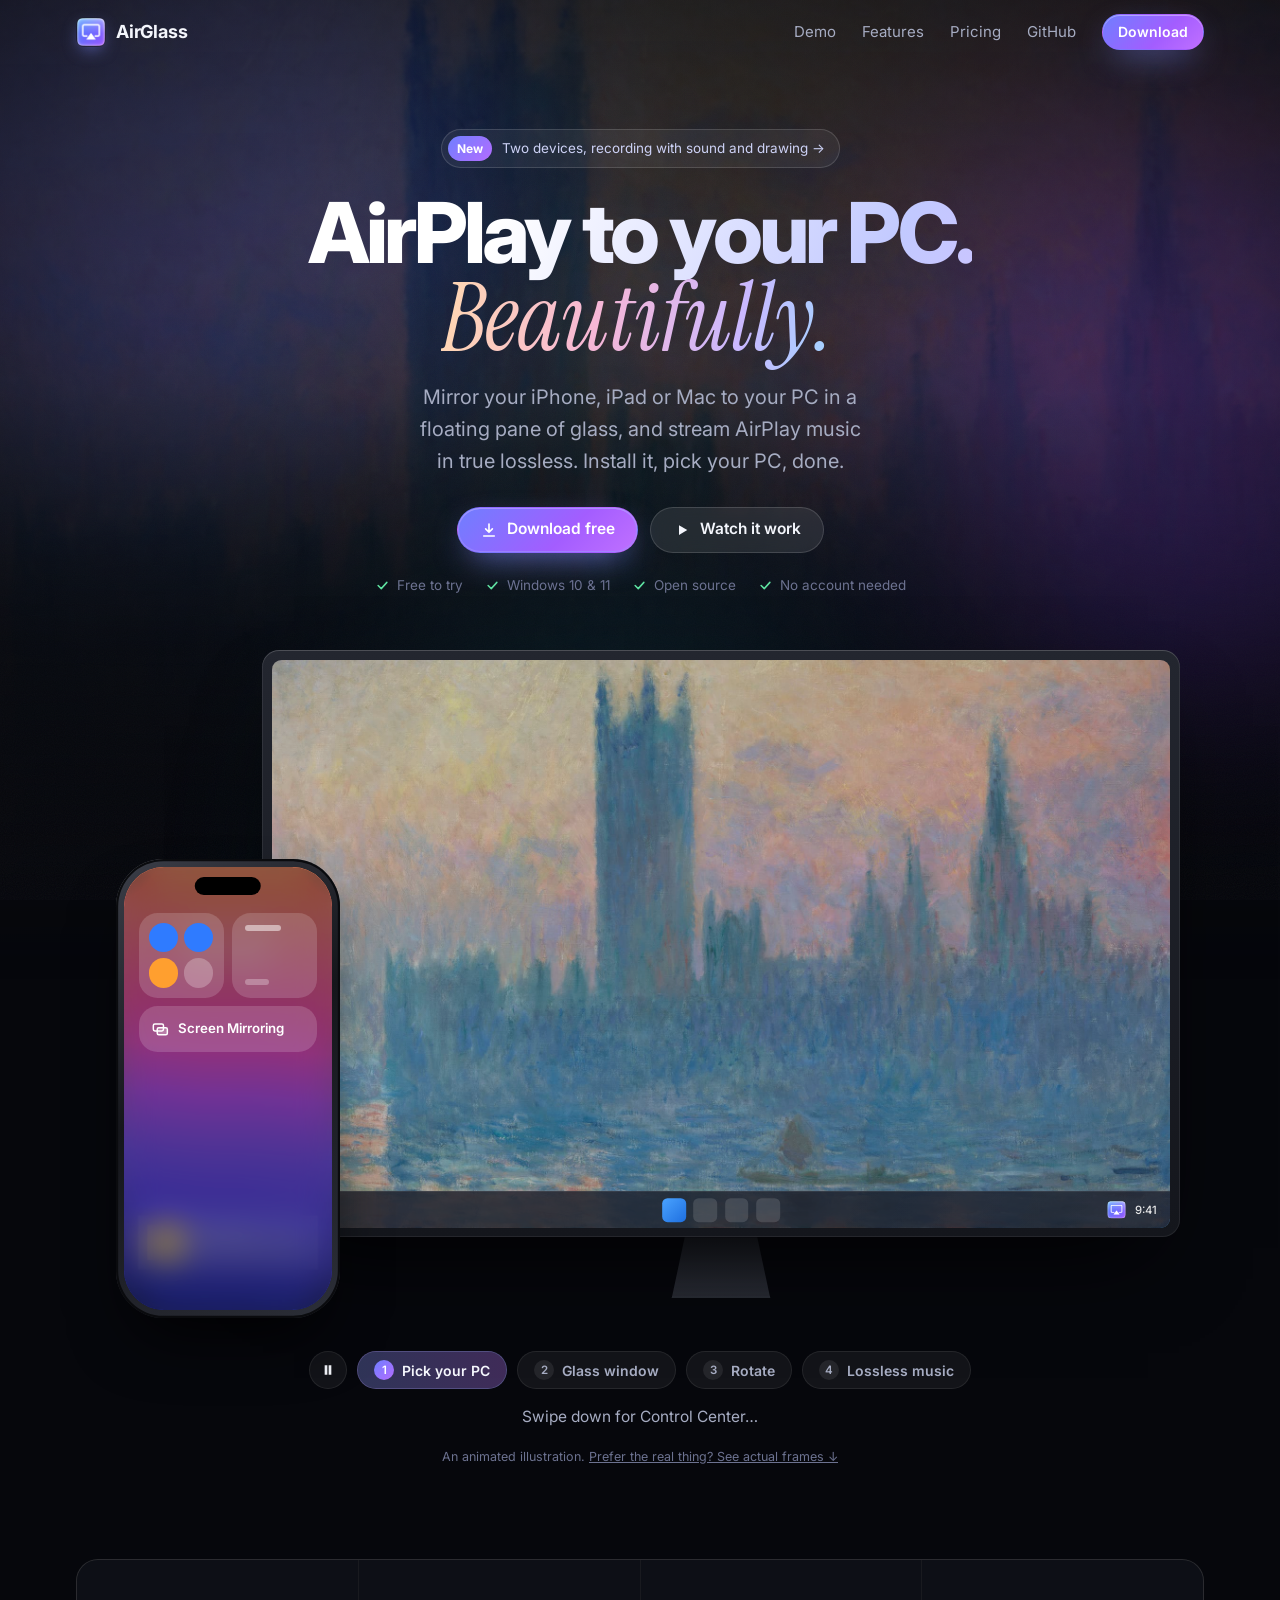
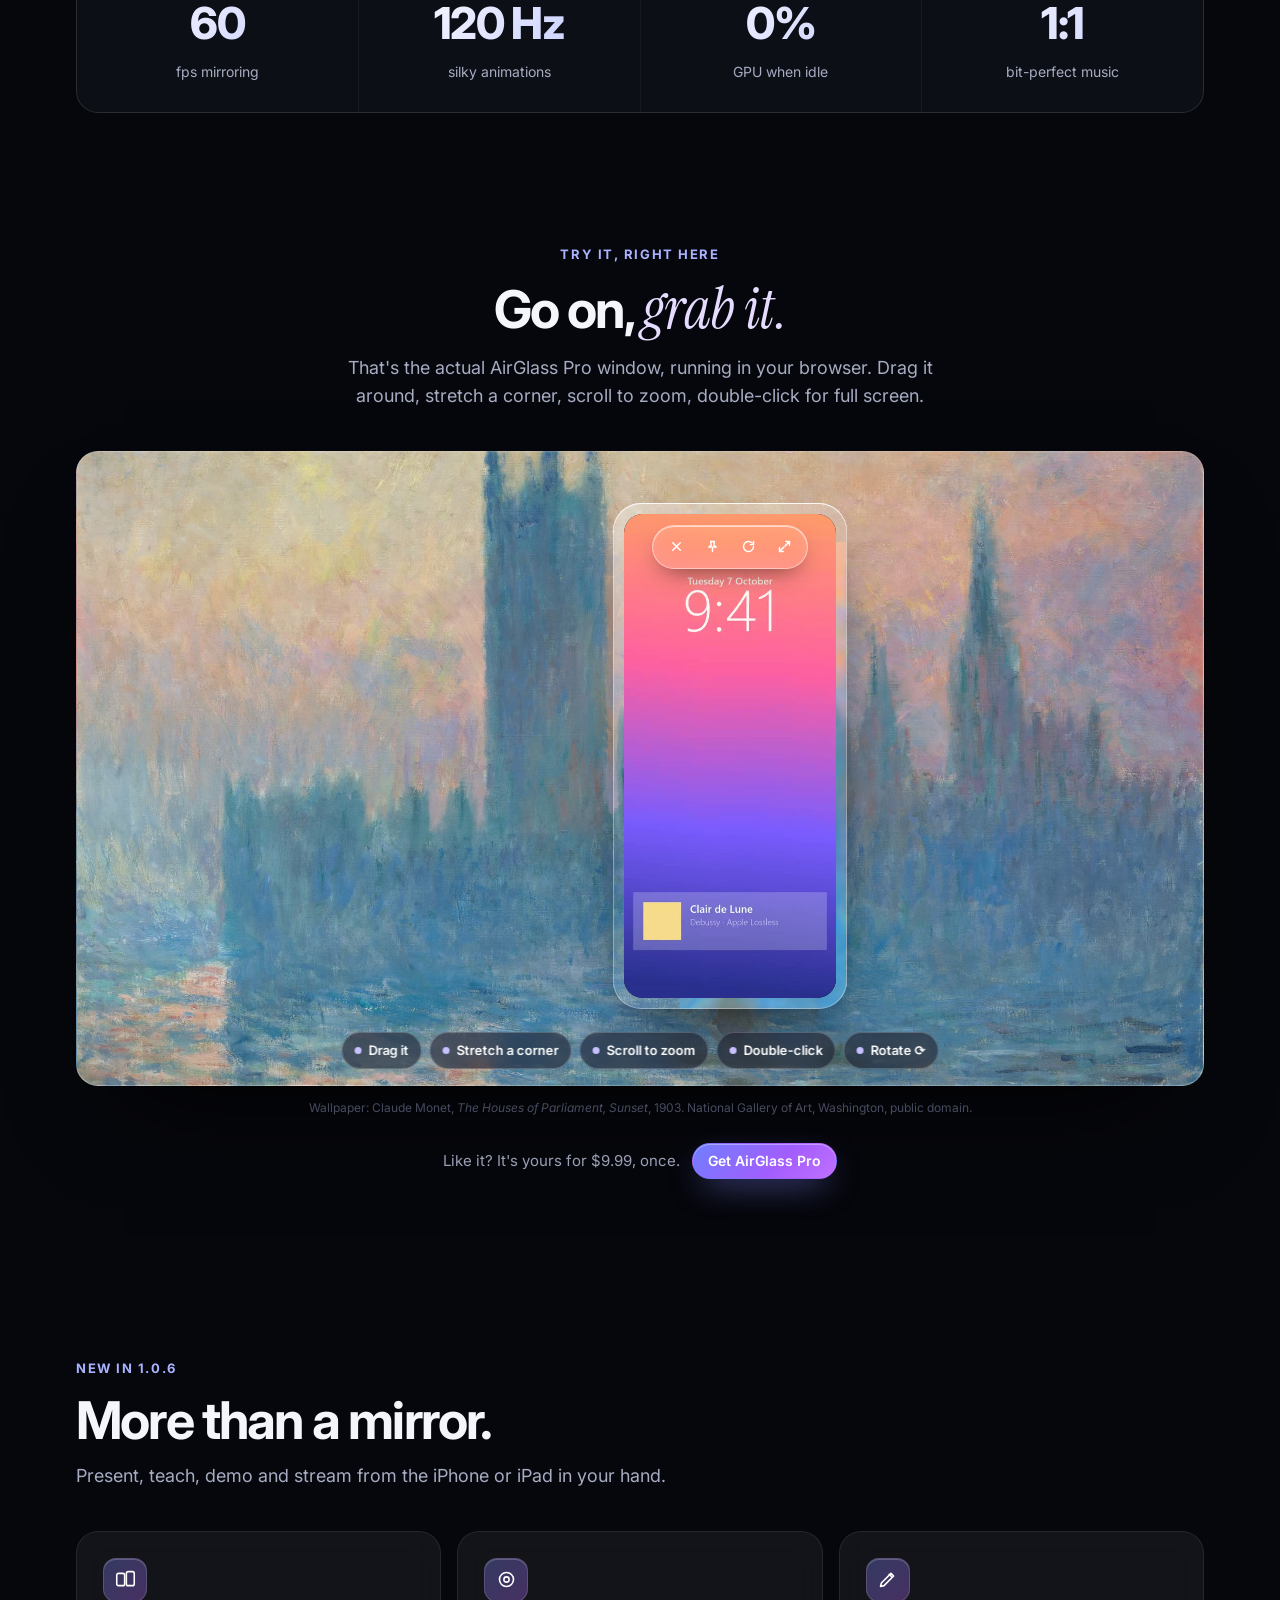
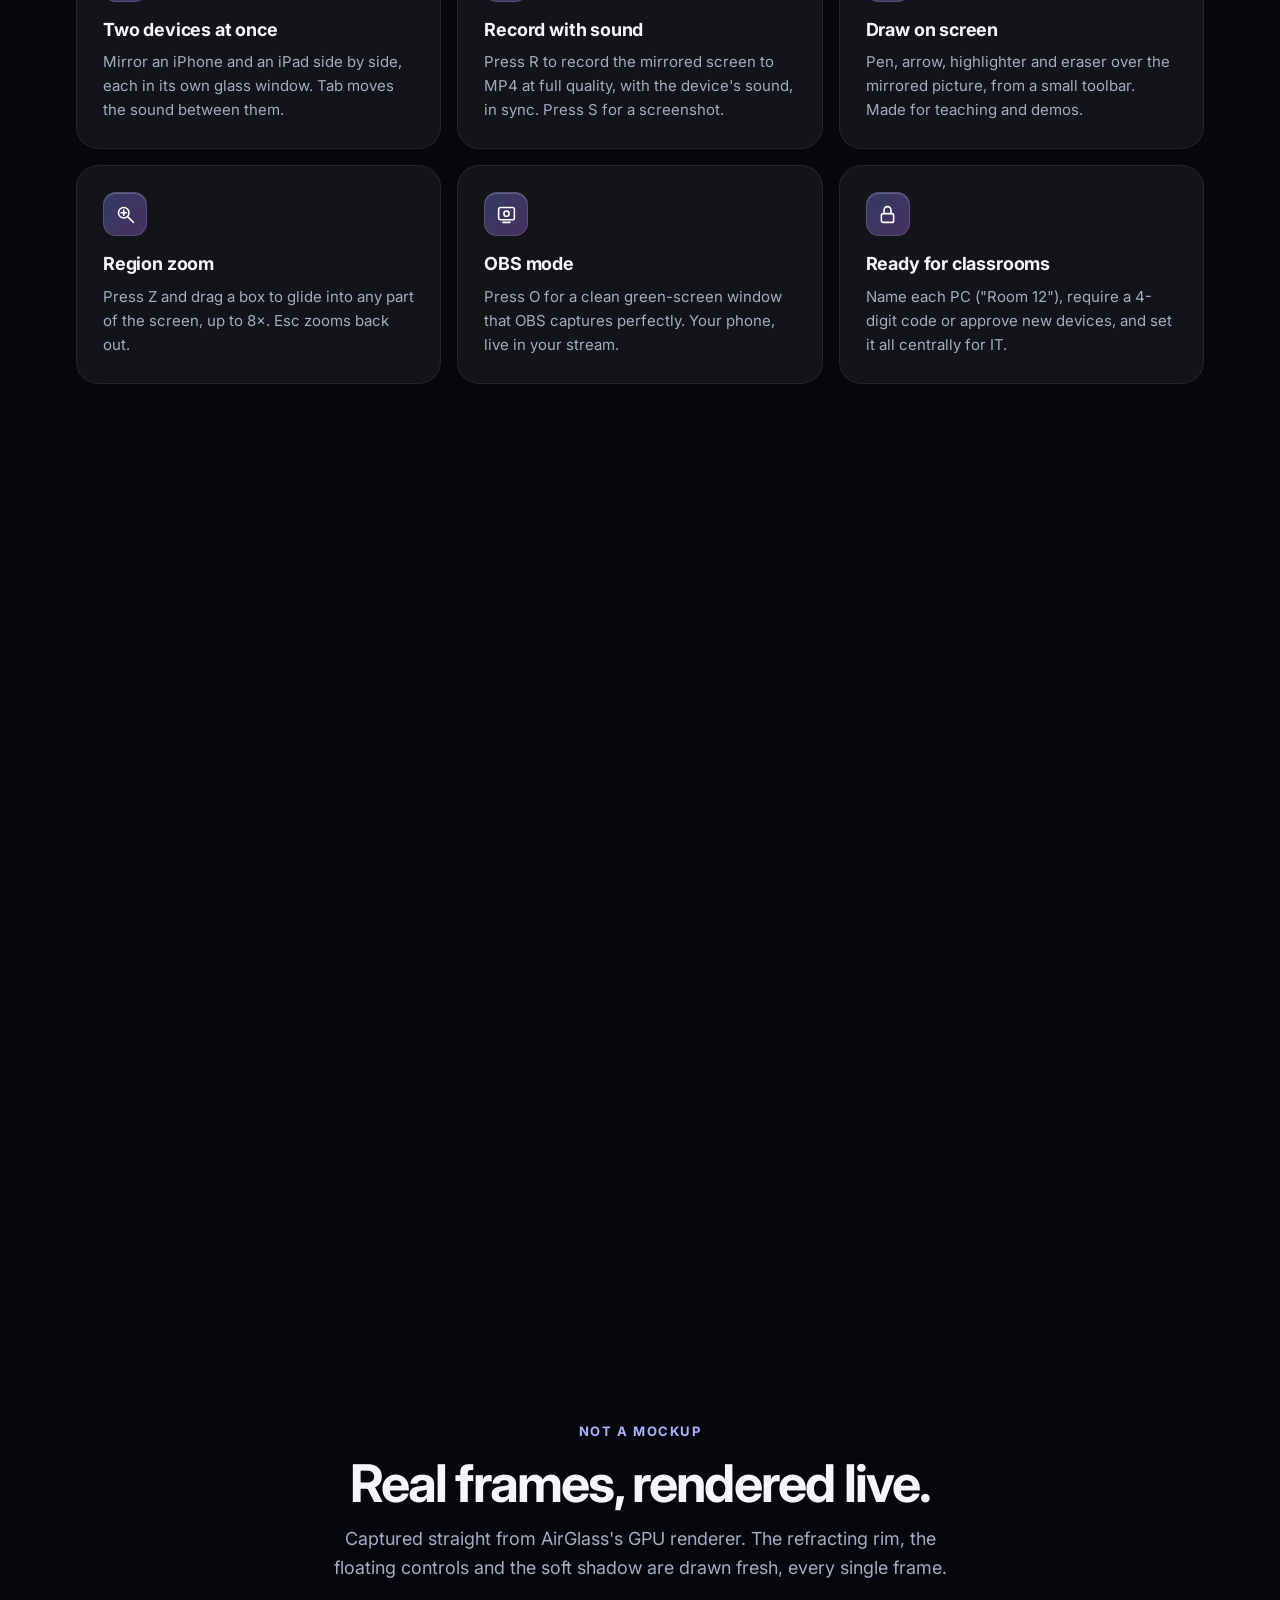
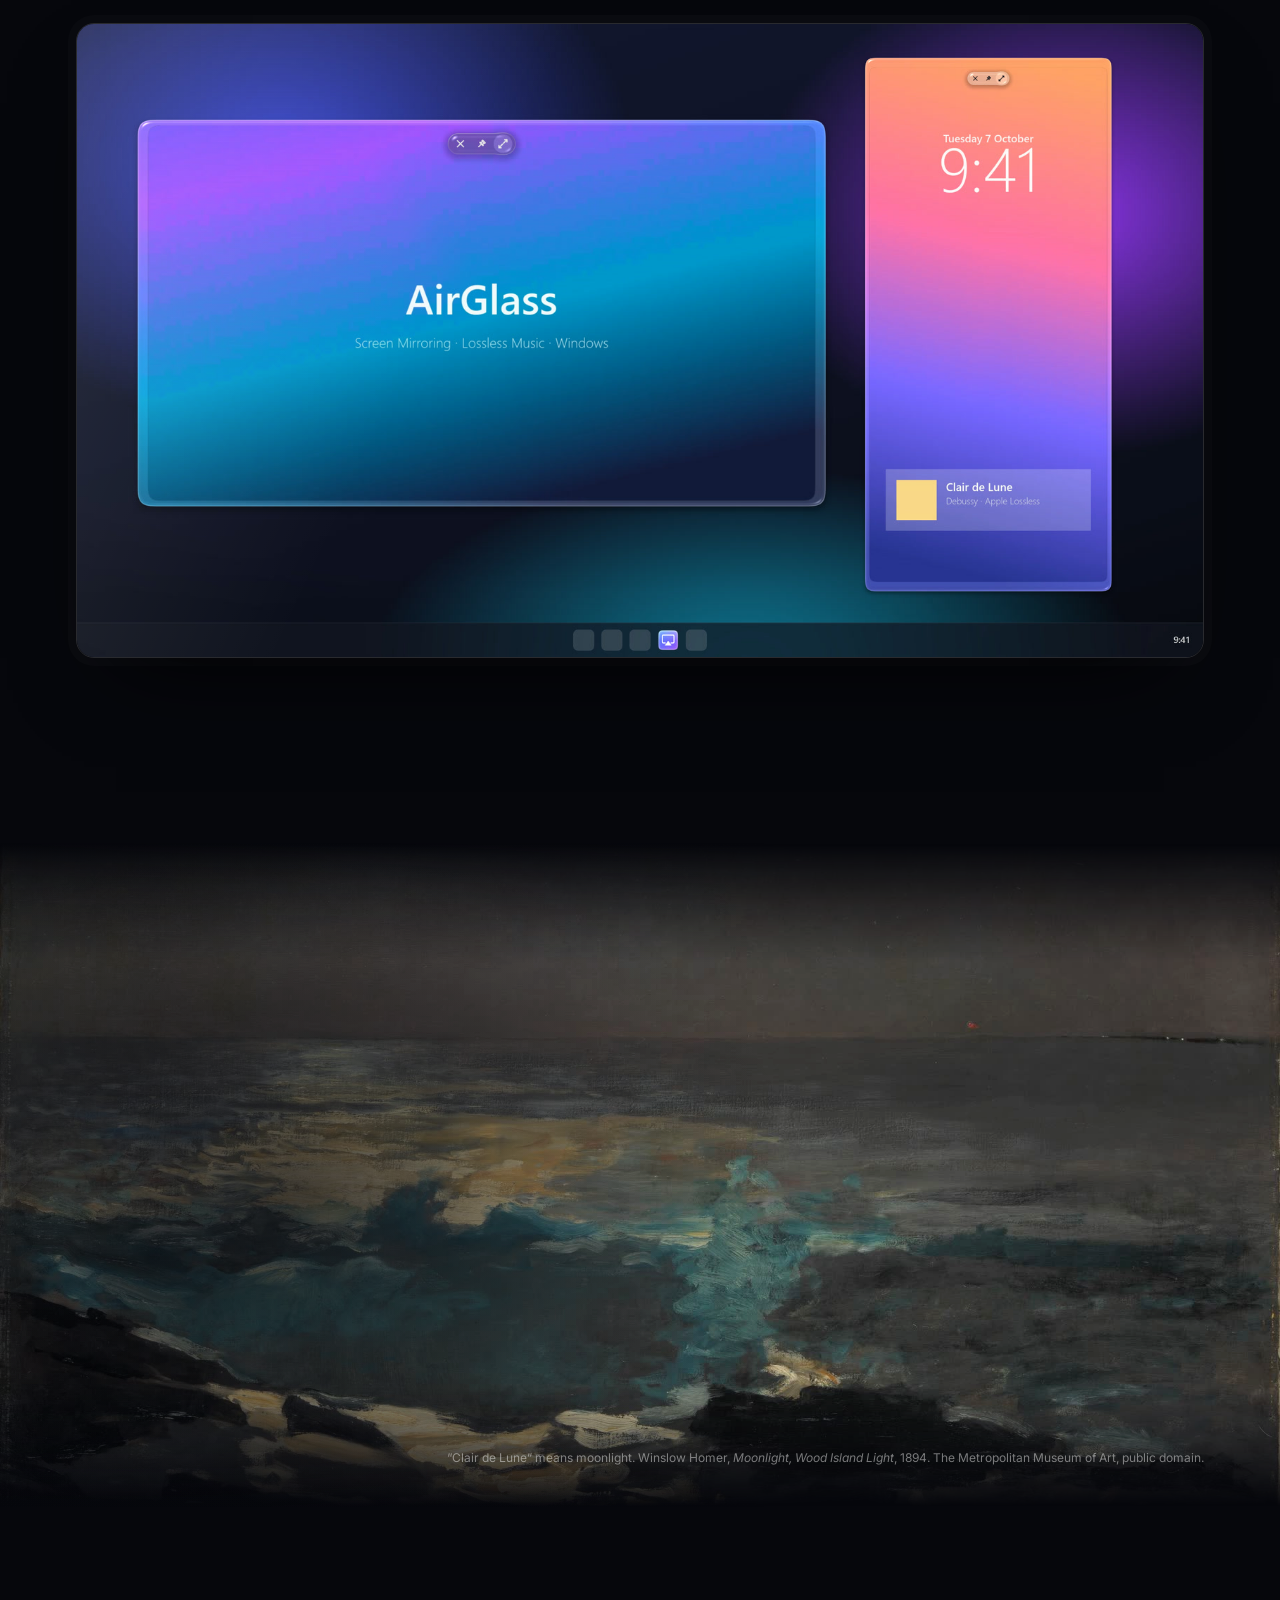
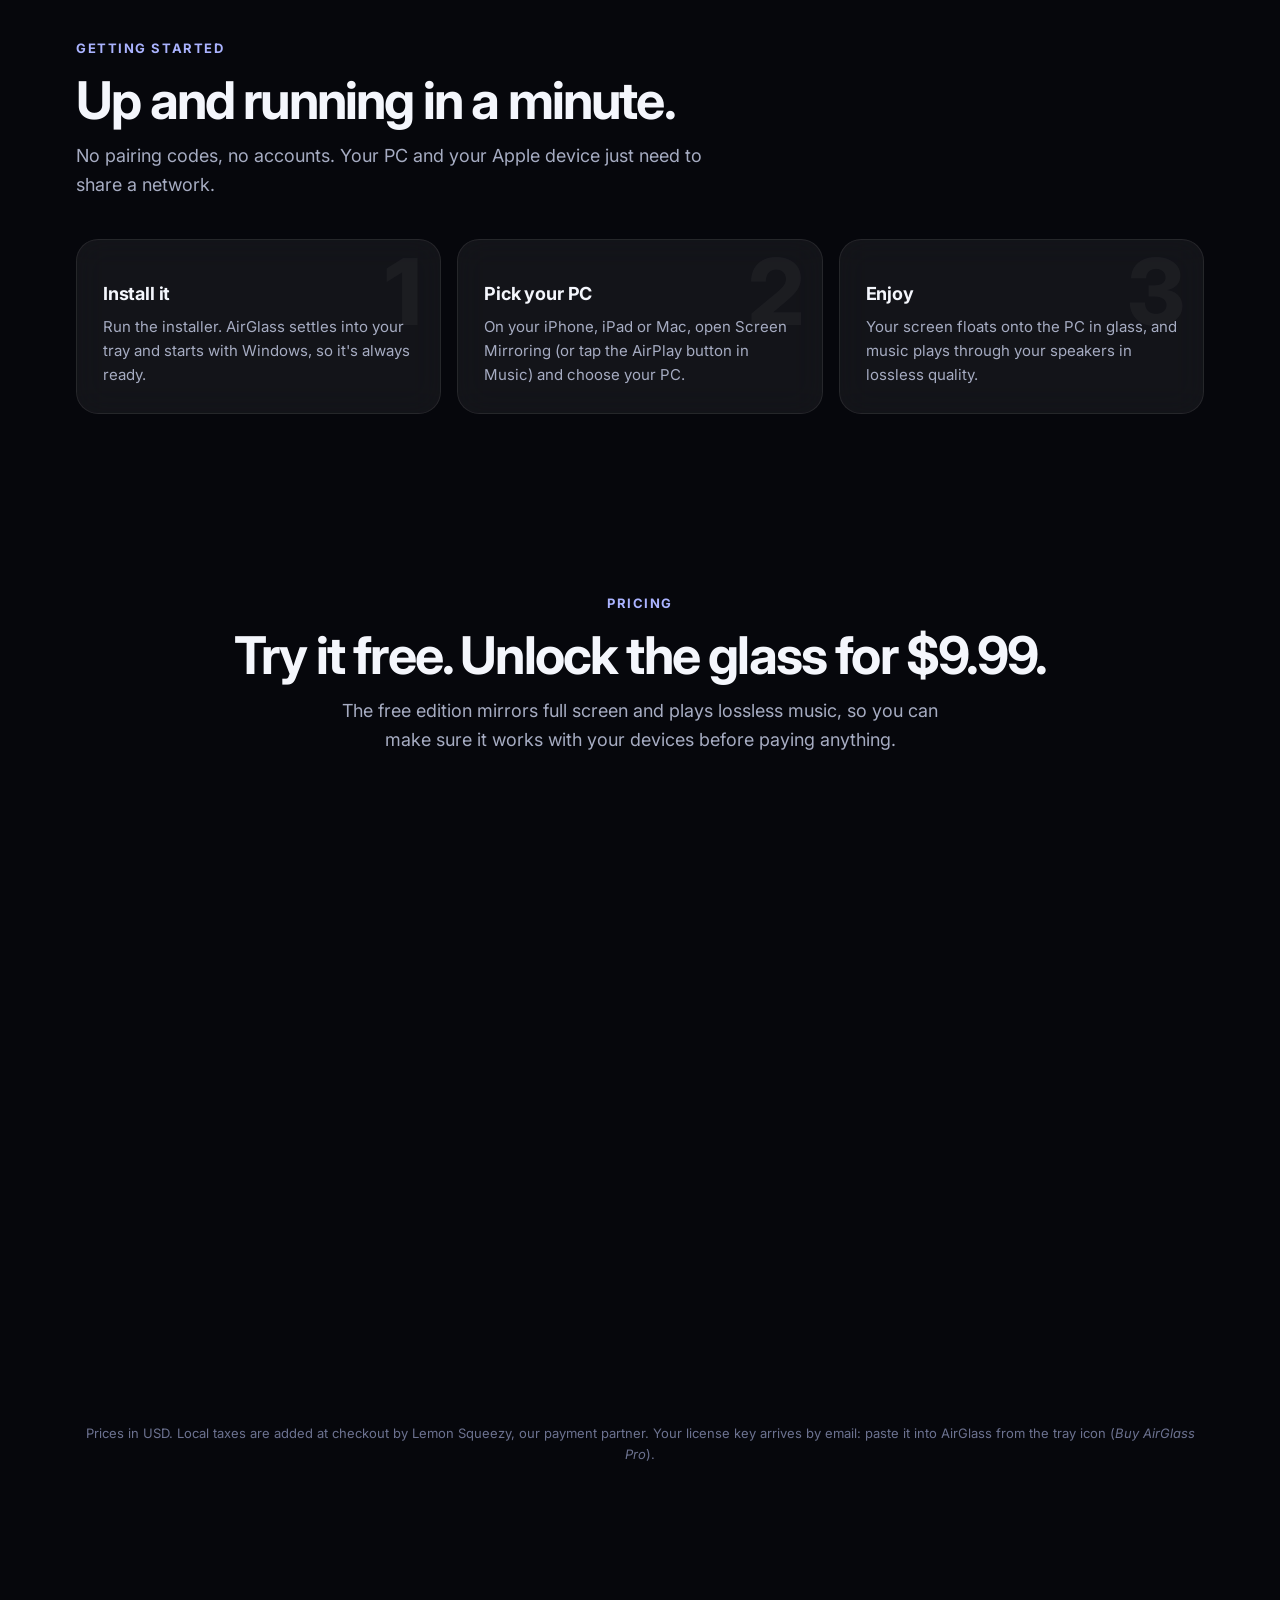
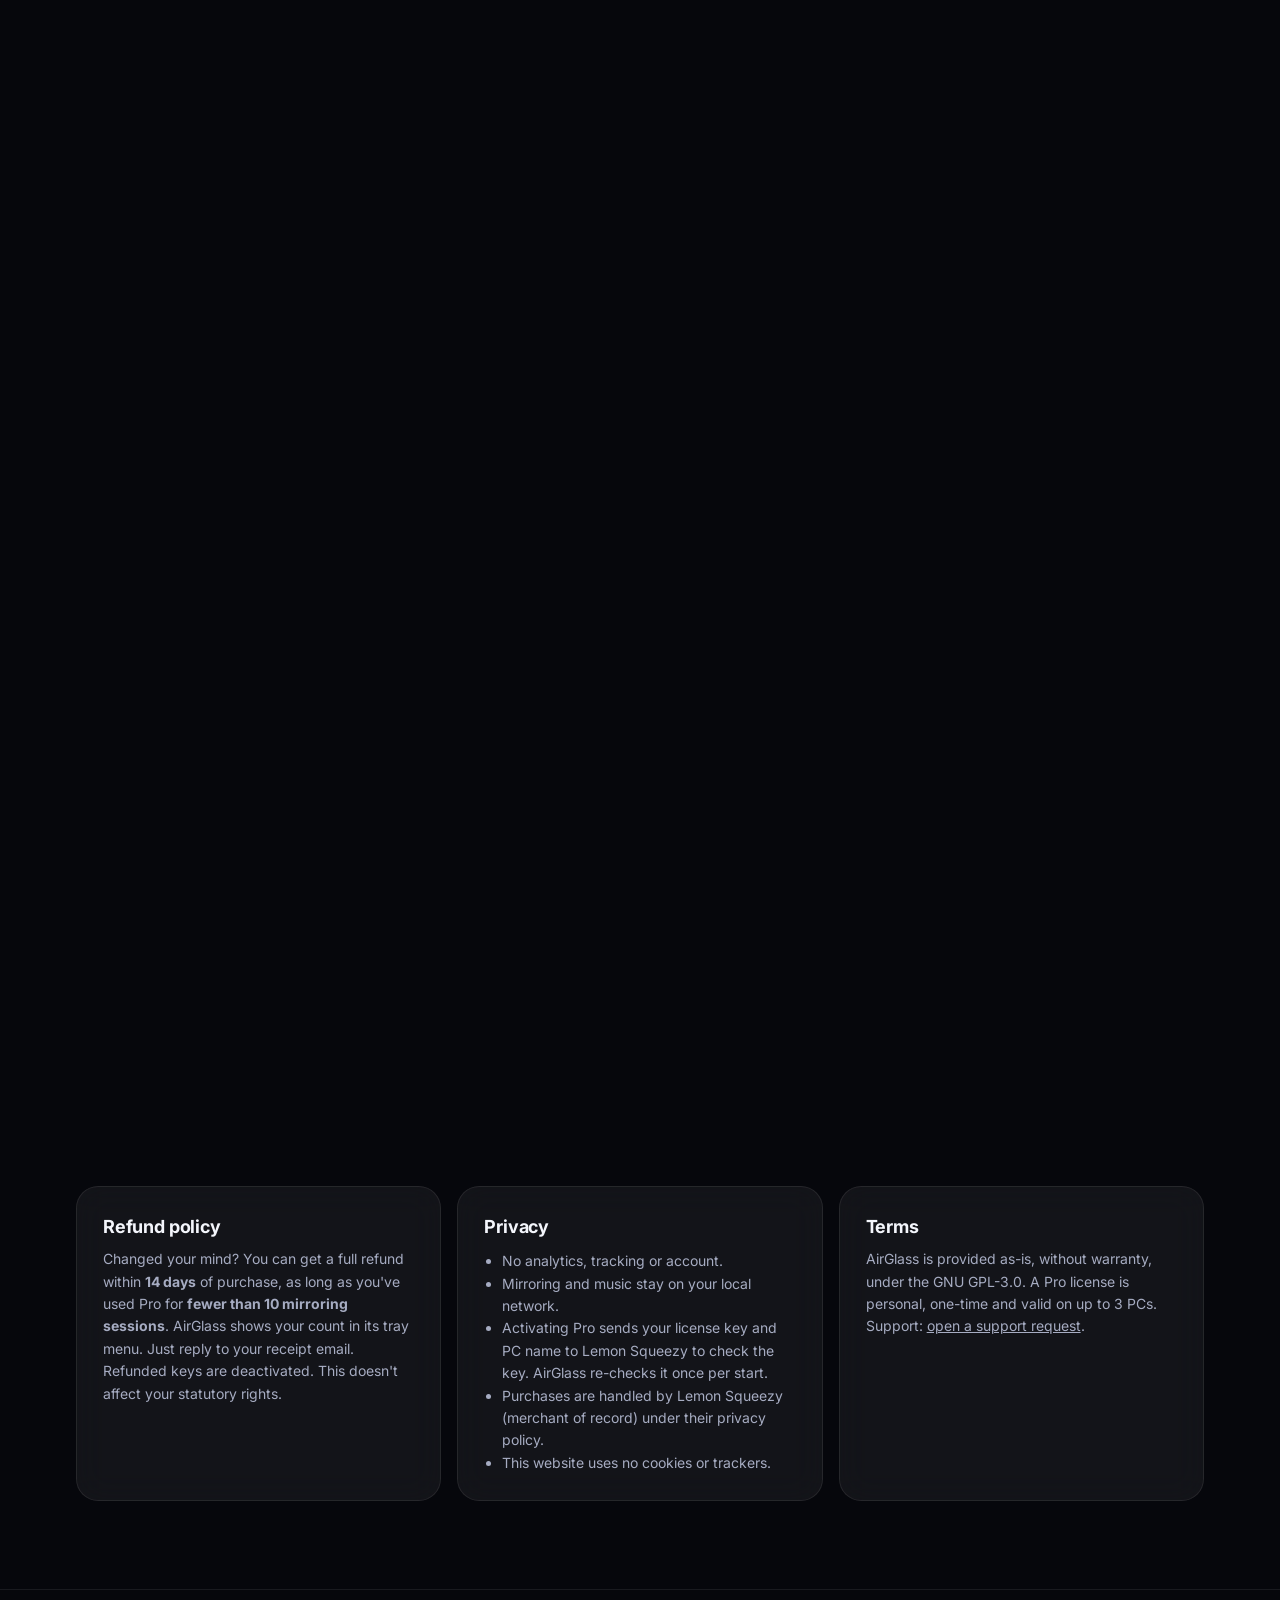
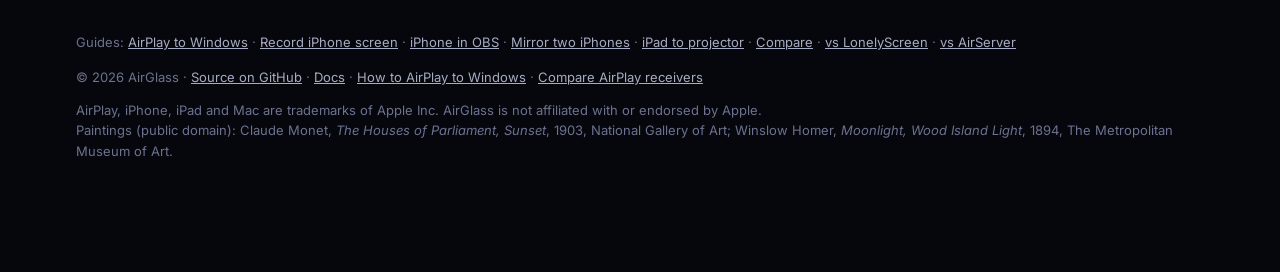
<file: site/index.html>
<!doctype html>
<html lang="en">
<head>
<meta charset="utf-8">
<meta name="viewport" content="width=device-width, initial-scale=1">
<title>AirGlass — AirPlay receiver for Windows</title>
<meta name="description" content="Mirror your iPhone, iPad or Mac to a Windows PC. Two devices at once, recording with sound, drawing, zoom and OBS mode, plus bit-perfect lossless AirPlay music. Free to download; Pro is $9.99 once.">
<link rel="canonical" href="https://jdkuk.github.io/AirGlass/">
<meta name="color-scheme" content="dark">
<meta name="theme-color" content="#07080d">
<link rel="icon" href="icon.png">
<meta property="og:title" content="AirGlass — AirPlay receiver for Windows">
<meta property="og:description" content="Screen Mirroring and bit-perfect lossless AirPlay music on Windows, in a Liquid Glass window.">
<meta property="og:image" content="https://jdkuk.github.io/AirGlass/og.png">
<meta property="og:url" content="https://jdkuk.github.io/AirGlass/">
<meta name="twitter:card" content="summary_large_image">
<link rel="preconnect" href="https://fonts.googleapis.com">
<link rel="preconnect" href="https://fonts.gstatic.com" crossorigin>
<link rel="stylesheet" href="https://fonts.googleapis.com/css2?family=Inter:wght@400;500;600;700;800&family=Instrument+Serif:ital@0;1&display=swap">
<style>
/* ===== Tokens ===================================================================== */
:root {
  --bg: #06070c;
  --bg-2: #0b0d16;
  --ink: #f4f6fc;
  --muted: #a6acc2;
  --faint: #6c7290;
  --line: rgba(255,255,255,.08);
  --glass: rgba(255,255,255,.055);
  --glass-2: rgba(255,255,255,.09);
  --rim: rgba(255,255,255,.14);
  --accent: #7d8bff;
  --accent-2: #b46cff;
  --cyan: #3fd0f0;
  --good: #5fe3a1;
  --radius: 22px;
  --spring: cubic-bezier(.34, 1.4, .64, 1);
  --ease: cubic-bezier(.22, .8, .24, 1);
}
* { box-sizing: border-box; }
html { scroll-behavior: smooth; -webkit-text-size-adjust: 100%; }
body {
  margin: 0; background: var(--bg); color: var(--ink);
  font: 16px/1.6 Inter, system-ui, -apple-system, "Segoe UI", sans-serif;
  -webkit-font-smoothing: antialiased; overflow-x: hidden;
}
a { color: inherit; }
img, video { display: block; max-width: 100%; }
:focus-visible { outline: 2px solid var(--accent); outline-offset: 3px; border-radius: 8px; }
.wrap { max-width: 1160px; margin: 0 auto; padding: 0 16px; }
.sr { position: absolute; width: 1px; height: 1px; overflow: hidden; clip: rect(0 0 0 0); }

/* ===== Ambient background =========================================================== */
.aurora { position: fixed; inset: 0; z-index: -2; pointer-events: none; overflow: hidden; }
.aurora i { position: absolute; border-radius: 50%; filter: blur(110px); opacity: .5; will-change: transform; animation: drift 26s ease-in-out infinite alternate; }
.aurora i:nth-child(1) { width: 52vw; height: 52vw; left: -14vw; top: -18vw; background: #3443ff; }
.aurora i:nth-child(2) { width: 44vw; height: 44vw; right: -16vw; top: 6vw; background: #8f35ff; animation-delay: -9s; }
.aurora i:nth-child(3) { width: 40vw; height: 40vw; left: 28vw; top: 70vh; background: #0aa3c4; opacity: .22; animation-delay: -17s; }
@keyframes drift { to { transform: translate(4vw, 3vw) scale(1.12); } }
.grain { position: fixed; inset: 0; z-index: -1; pointer-events: none; opacity: .05;
  background-image: url("data:image/svg+xml;utf8,<svg xmlns='http://www.w3.org/2000/svg' width='160' height='160'><filter id='n'><feTurbulence type='fractalNoise' baseFrequency='.9' numOctaves='2' stitchTiles='stitch'/></filter><rect width='100%' height='100%' filter='url(%23n)'/></svg>"); }

/* ===== Nav ========================================================================== */
nav.top { position: sticky; top: 0; z-index: 50; transition: background .3s, border-color .3s, backdrop-filter .3s; border-bottom: 1px solid transparent; }
nav.top.scrolled { background: rgba(8,9,15,.62); backdrop-filter: blur(18px) saturate(1.4); -webkit-backdrop-filter: blur(18px) saturate(1.4); border-bottom-color: var(--line); }
nav.top .wrap { display: flex; align-items: center; justify-content: space-between; height: 64px; }
.brand { display: flex; align-items: center; gap: 10px; font-weight: 700; font-size: 18px; text-decoration: none; letter-spacing: -.01em; }
.brand img { width: 30px; height: 30px; border-radius: 8px; box-shadow: 0 6px 18px -6px rgba(125,139,255,.8); }
.navlinks { display: flex; gap: 26px; align-items: center; font-size: 15px; color: var(--muted); }
.navlinks a { text-decoration: none; transition: color .2s; }
.navlinks a:hover { color: var(--ink); }
@media (max-width: 720px) { .navlinks .hide-sm { display: none; } }

/* ===== Buttons ====================================================================== */
.btn {
  --h: 46px; position: relative; display: inline-flex; align-items: center; justify-content: center; gap: 9px;
  height: var(--h); padding: 0 22px; border-radius: 999px; font-weight: 600; font-size: 15.5px; text-decoration: none;
  border: 1px solid var(--rim); background: var(--glass-2); color: var(--ink); cursor: pointer; isolation: isolate;
  backdrop-filter: blur(14px); -webkit-backdrop-filter: blur(14px); overflow: hidden;
  transition: transform .25s var(--spring), background .25s, box-shadow .25s, border-color .25s;
}
.btn:hover { transform: translateY(-2px); background: rgba(255,255,255,.14); border-color: rgba(255,255,255,.24); }
.btn:active { transform: translateY(0) scale(.98); }
.btn svg { width: 18px; height: 18px; flex: none; }
.btn.small { --h: 36px; padding: 0 15px; font-size: 14px; }
.btn.primary { border-color: transparent; color: #fff; background: linear-gradient(135deg, #6f7fff, #a35dff 60%, #c070ff); box-shadow: 0 12px 34px -12px rgba(125,139,255,.9), inset 0 1px 0 rgba(255,255,255,.35); }
.btn.primary:hover { box-shadow: 0 18px 44px -12px rgba(150,120,255,1), inset 0 1px 0 rgba(255,255,255,.4); }
.btn.primary::after { /* sheen */
  content: ""; position: absolute; inset: 0; z-index: -1; transform: translateX(-120%) skewX(-20deg);
  background: linear-gradient(90deg, transparent, rgba(255,255,255,.35), transparent); transition: transform .8s var(--ease);
}
.btn.primary:hover::after { transform: translateX(120%) skewX(-20deg); }
.pulse { position: relative; }
.pulse::before { /* nudge: a soft ring every few seconds */
  content: ""; position: absolute; inset: -1px; border-radius: inherit; border: 2px solid rgba(160,140,255,.7);
  animation: ring 4.5s var(--ease) infinite 1.5s; pointer-events: none; z-index: 1;
}
@keyframes ring { 0% { transform: scale(1); opacity: .9; } 22% { transform: scale(1.18, 1.45); opacity: 0; } 100% { opacity: 0; } }

/* ===== Hero ========================================================================= */
.serif { font-family: "Instrument Serif", Georgia, serif; font-style: italic; font-weight: 400; letter-spacing: -.01em; }
h1 .serif { font-size: 1.12em; line-height: .9; background: linear-gradient(100deg, #ffd9b0, #f6b6d6 40%, #c9b8ff 75%, #9fd6ff);
  -webkit-background-clip: text; background-clip: text; color: transparent; padding-right: .06em; }
h2 .serif { font-size: 1.1em; color: #e6dcff; }
.hero-art { position: absolute; left: 0; right: 0; top: 0; height: 980px; z-index: -1; pointer-events: none; overflow: hidden;
  -webkit-mask-image: linear-gradient(180deg, #000 0%, rgba(0,0,0,.85) 45%, transparent 100%); mask-image: linear-gradient(180deg, #000 0%, rgba(0,0,0,.85) 45%, transparent 100%); }
.hero-art::before { content: ""; position: absolute; inset: -40px; background: url(media/monet.jpg) center 30% / cover; opacity: .34; filter: saturate(1.15) blur(1px);
  animation: kenburns 40s ease-in-out infinite alternate; }
.hero-art::after { content: ""; position: absolute; inset: 0; background: radial-gradient(70% 60% at 50% 30%, transparent, rgba(6,7,12,.75)), linear-gradient(180deg, rgba(6,7,12,.35), rgba(6,7,12,.1) 40%, var(--bg)); }
@keyframes kenburns { to { transform: scale(1.08) translate(-1.5%, 1%); } }
header.hero { text-align: center; padding: 64px 0 28px; }
.pill {
  position: relative; display: inline-flex; align-items: center; gap: 10px; padding: 6px 14px 6px 6px; border-radius: 999px;
  background: var(--glass); border: 1px solid var(--rim); font-size: 13.5px; color: #cdd2f6; text-decoration: none; overflow: hidden;
}
.pill b { padding: 3px 9px; border-radius: 999px; font-size: 12px; background: linear-gradient(135deg, #6f7fff, #b46cff); color: #fff; }
.pill::after { content: ""; position: absolute; inset: 0; background: linear-gradient(100deg, transparent 30%, rgba(255,255,255,.18) 50%, transparent 70%); transform: translateX(-100%); animation: shimmer 5s ease-in-out infinite 2s; }
@keyframes shimmer { 0%, 60% { transform: translateX(-100%); } 85%, 100% { transform: translateX(100%); } }
h1 { font-size: clamp(42px, 7.2vw, 84px); line-height: 1.02; letter-spacing: -.045em; margin: 22px auto 18px; font-weight: 800; max-width: 920px; }
h1 .grad { background: linear-gradient(115deg, #fff 15%, #c2c9ff 45%, #e2b6ff 75%, #9ee9ff); background-size: 200% 100%; -webkit-background-clip: text; background-clip: text; color: transparent; animation: hue 10s ease-in-out infinite alternate; }
@keyframes hue { to { background-position: 100% 0; } }
.lede { text-wrap: balance; font-size: clamp(17px, 2.1vw, 20px); color: var(--muted); max-width: 640px; margin: 0 auto 30px; }
.cta { display: flex; flex-wrap: wrap; gap: 12px; justify-content: center; }
.trust { display: flex; flex-wrap: wrap; justify-content: center; gap: 8px 22px; margin-top: 22px; color: var(--faint); font-size: 13.5px; }
.trust span { display: inline-flex; align-items: center; gap: 7px; }
.trust svg { width: 15px; height: 15px; stroke: var(--good); }

/* ===== Demo stage =================================================================== */
.demo { padding: 26px 0 40px; }
.stage {
  container-type: inline-size; position: relative; width: 100%; max-width: 1080px; margin: 0 auto; aspect-ratio: 16 / 10;
}
/* Monitor */
.monitor { position: absolute; left: 15%; right: 0; top: 0; height: 87%; border-radius: 1.6cqw; padding: .9cqw;
  background: linear-gradient(180deg, #23262f, #14161c); box-shadow: 0 4cqw 8cqw -3cqw rgba(0,0,0,.85), inset 0 0 0 1px rgba(255,255,255,.07), inset 0 1px 0 rgba(255,255,255,.12); }
.stand { position: absolute; left: calc(15% + 42.5% - 6%); width: 12%; top: 87%; height: 9%;
  background: linear-gradient(180deg, #191b22, #2a2d36); clip-path: polygon(22% 0, 78% 0, 88% 100%, 12% 100%); }
.stand::after { content: ""; position: absolute; left: -45%; right: -45%; bottom: -1.2cqw; height: 1.4cqw; border-radius: 1cqw; background: linear-gradient(180deg, #2b2e37, #15171d); box-shadow: 0 1cqw 2cqw -0.5cqw rgba(0,0,0,.8); }
.screen { position: relative; width: 100%; height: 100%; border-radius: .9cqw; overflow: hidden; background: #2a2440 url(media/monet.jpg) center / cover; }
.screen::before { content: ""; position: absolute; inset: 0; background: radial-gradient(120% 90% at 50% 40%, transparent 50%, rgba(0,0,0,.35)), rgba(10,8,30,.12); }
.screen::after { /* glass reflection on the panel */
  content: ""; position: absolute; inset: 0; pointer-events: none; z-index: 30;
  background: linear-gradient(115deg, rgba(255,255,255,.07) 0%, rgba(255,255,255,0) 30%, rgba(255,255,255,0) 70%, rgba(255,255,255,.03)); }
.taskbar { position: absolute; left: 0; right: 0; bottom: 0; height: 6.4%; z-index: 20; background: rgba(18,20,32,.72);
  border-top: 1px solid rgba(255,255,255,.07); backdrop-filter: blur(16px); -webkit-backdrop-filter: blur(16px); }
.taskbar .apps { position: absolute; left: 50%; top: 50%; transform: translate(-50%, -50%); display: flex; gap: .7cqw; }
.taskbar .apps i { display: block; width: 2.2cqw; height: 2.2cqw; border-radius: .5cqw; background: rgba(255,255,255,.13); }
.taskbar .apps i:nth-child(1) { background: linear-gradient(135deg, #4aa3ff, #1e6fe0); }
.taskbar .tray { position: absolute; right: 1.2cqw; top: 50%; transform: translateY(-50%); display: flex; align-items: center; gap: .9cqw; color: rgba(255,255,255,.88); font-size: 1.05cqw; font-weight: 500; }
.trayicon { position: relative; width: 1.7cqw; height: 1.7cqw; border-radius: .4cqw; background: url(icon.png) center/cover; }
.trayicon::after { content: ""; position: absolute; inset: -.35cqw; border-radius: .6cqw; border: .16cqw solid rgba(170,150,255,.9); opacity: 0; }
.tray-on .trayicon::after { animation: trayping 1.4s var(--ease) infinite; }
@keyframes trayping { 0% { transform: scale(.8); opacity: .9; } 100% { transform: scale(1.8); opacity: 0; } }

/* Glass window */
.win { position: absolute; z-index: 10; left: 52%; top: 7%; width: 22.4%; height: 80%; border-radius: 2.1cqw; opacity: 0;
  transform: translateY(1.6cqw) scale(.9); filter: blur(5px);
  background: linear-gradient(145deg, rgba(255,255,255,.42), rgba(255,255,255,.07) 38%, rgba(255,255,255,.04) 62%, rgba(255,255,255,.22));
  box-shadow: 0 2.6cqw 5cqw -1.6cqw rgba(0,0,0,.8), 0 0 0 1px rgba(255,255,255,.3) inset, 0 1px 0 rgba(255,255,255,.75) inset, 0 -1px 0 rgba(255,255,255,.12) inset;
  backdrop-filter: blur(14px) saturate(1.7); -webkit-backdrop-filter: blur(14px) saturate(1.7);
  transition: left .85s var(--spring), top .85s var(--spring), width .85s var(--spring), height .85s var(--spring), border-radius .85s var(--spring),
              opacity .55s var(--ease), transform .7s var(--spring), filter .6s var(--ease); }
.win::after { /* specular rim lit from the top-left */
  content: ""; position: absolute; inset: 0; border-radius: inherit; pointer-events: none; z-index: 3;
  background: radial-gradient(60% 40% at 18% 0%, rgba(255,255,255,.5), transparent 60%), radial-gradient(40% 30% at 100% 100%, rgba(255,255,255,.18), transparent 60%);
  -webkit-mask: linear-gradient(#000 0 0) content-box, linear-gradient(#000 0 0); -webkit-mask-composite: xor; mask-composite: exclude; padding: .55cqw; }
.win .content { position: absolute; inset: .55cqw; border-radius: 1.6cqw; overflow: hidden; background: #0d0f1c; transition: border-radius .85s var(--spring); }
.win video, .win .ph { position: absolute; inset: 0; width: 100%; height: 100%; object-fit: cover; }
.win video { opacity: 0; filter: blur(14px) saturate(1.3); transform: scale(1.06); transition: opacity .5s, filter .8s var(--ease), transform .9s var(--ease); }
.ph { display: grid; place-items: center; align-content: center; gap: 1.2cqw; color: rgba(255,255,255,.9); font-size: 1.15cqw; font-weight: 500; transition: opacity .5s; }
.ph::before { content: ""; position: absolute; inset: -30%;
  background: radial-gradient(30% 30% at 30% 30%, #5865ff, transparent 70%), radial-gradient(30% 30% at 70% 60%, #b04dff, transparent 70%), radial-gradient(35% 35% at 40% 80%, #19b6d6, transparent 70%);
  filter: blur(2cqw); animation: auroraSpin 6s linear infinite; }
@keyframes auroraSpin { to { transform: rotate(360deg); } }
.ph svg, .ph span { position: relative; }
.ph svg { width: 3.4cqw; height: 3.4cqw; animation: glyph 1.6s ease-in-out infinite; }
@keyframes glyph { 50% { transform: scale(1.12); opacity: .7; } }
.ph em { font-style: normal; opacity: .7; }
/* states */
.s-win .win { opacity: 1; transform: none; filter: none; }
.s-live .win video.port { opacity: 1; filter: none; transform: none; }
.s-live .ph { opacity: 0; }
.s-land .win { left: 21%; top: 13%; width: 60%; height: 59.5%; border-radius: 1.6cqw; }
.s-land .win .content { border-radius: 1.15cqw; }
.s-land .win video.port { opacity: 0; }
.s-land .win video.land { opacity: 1; filter: none; transform: none; transition-delay: .25s; }
.s-music .win { opacity: 0; transform: scale(.94); filter: blur(10px); }

/* Control capsule */
.cap { position: absolute; z-index: 5; left: 50%; top: 3.2%; display: flex; gap: .55cqw; padding: .45cqw .6cqw; border-radius: 999px;
  transform: translate(-50%, -.8cqw) scale(.9); opacity: 0;
  background: rgba(255,255,255,.18); border: 1px solid rgba(255,255,255,.42); box-shadow: 0 .8cqw 1.8cqw -.6cqw rgba(0,0,0,.6), inset 0 1px 0 rgba(255,255,255,.6);
  backdrop-filter: blur(12px) saturate(1.6); -webkit-backdrop-filter: blur(12px) saturate(1.6);
  transition: opacity .35s var(--ease), transform .5s var(--spring); }
.cap i { position: relative; z-index: 1; display: grid; place-items: center; width: 2.1cqw; height: 2.1cqw; border-radius: 50%; }
.cap svg { width: 1.05cqw; height: 1.05cqw; stroke: #fff; stroke-width: 2.4; fill: none; stroke-linecap: round; stroke-linejoin: round; }
.cap .drop { position: absolute; z-index: 0; top: .45cqw; left: .6cqw; width: 2.1cqw; height: 2.1cqw; border-radius: 50%; background: rgba(255,255,255,.38);
  box-shadow: 0 0 1cqw rgba(255,255,255,.4); transform: translateX(calc(2 * 2.65cqw)); transition: transform .45s var(--spring); }
.s-hover .cap { opacity: 1; transform: translate(-50%, 0) scale(1); }

/* Now Playing card (music) */
.np { position: absolute; z-index: 12; right: 2.2%; bottom: 9%; width: 36%; padding: 1.2cqw; border-radius: 1.4cqw; display: grid; grid-template-columns: 7.4cqw 1fr; gap: 1.2cqw; align-items: center;
  background: rgba(22,24,40,.55); border: 1px solid rgba(255,255,255,.16); box-shadow: 0 2cqw 4cqw -1.5cqw rgba(0,0,0,.8), inset 0 1px 0 rgba(255,255,255,.18);
  backdrop-filter: blur(22px) saturate(1.5); -webkit-backdrop-filter: blur(22px) saturate(1.5);
  opacity: 0; transform: translateY(2cqw) scale(.96); transition: opacity .5s var(--ease), transform .7s var(--spring); }
.s-music .np { opacity: 1; transform: none; transition-delay: .35s; }
.art { position: relative; aspect-ratio: 1; border-radius: .8cqw; overflow: hidden; background: linear-gradient(135deg, #ffd27a, #ff7aa8 55%, #8a6bff); box-shadow: 0 .8cqw 1.6cqw -.6cqw rgba(0,0,0,.7); }
.art::after { content: ""; position: absolute; inset: -40%; background: conic-gradient(from 0deg, transparent, rgba(255,255,255,.35), transparent 30%); animation: auroraSpin 7s linear infinite; mix-blend-mode: soft-light; }
.np .t { font-size: 1.35cqw; font-weight: 700; line-height: 1.2; }
.np .a { font-size: 1.05cqw; color: rgba(255,255,255,.7); margin-top: .2cqw; }
.badges { display: flex; flex-wrap: wrap; gap: .45cqw; margin-top: .7cqw; }
.badges b { font-size: .82cqw; font-weight: 600; padding: .22cqw .6cqw; border-radius: 999px; background: rgba(255,255,255,.1); border: 1px solid rgba(255,255,255,.14); }
.badges b.ok { color: var(--good); border-color: rgba(95,227,161,.4); background: rgba(95,227,161,.1); }
.prog { grid-column: 1 / -1; height: .32cqw; border-radius: 1cqw; background: rgba(255,255,255,.14); overflow: hidden; }
.prog i { display: block; height: 100%; width: 18%; border-radius: inherit; background: linear-gradient(90deg, #fff, #d9dcff); }
.s-music .prog i { animation: prog 6s linear forwards .5s; }
@keyframes prog { to { width: 46%; } }
.meters { grid-column: 1 / -1; display: grid; grid-template-columns: repeat(28, 1fr); gap: .22cqw; height: 2.4cqw; align-items: end; }
.meters i { display: block; height: 30%; border-radius: .2cqw; background: linear-gradient(180deg, #9ee9ff, #7d8bff 60%, #b46cff); opacity: .9; transform-origin: bottom; }
.s-music .meters i { animation: eq var(--d, .9s) ease-in-out infinite alternate; }
@keyframes eq { 0% { height: 18%; } 100% { height: var(--h, 90%); } }

/* Cursor */
.cursor { position: absolute; z-index: 25; width: 1.9cqw; left: 92%; top: 80%; opacity: 0; transition: left 1s var(--ease), top 1s var(--ease), opacity .4s; filter: drop-shadow(0 .3cqw .4cqw rgba(0,0,0,.5)); }
.s-hover .cursor { left: 66.2%; top: 10.2%; opacity: 1; }

/* Phone */
.phone { position: absolute; z-index: 40; left: 1.5%; bottom: 1%; height: 68%; aspect-ratio: .488; border-radius: 4.4cqw; padding: .75cqw;
  background: linear-gradient(145deg, #3b3e48, #15161b 45%, #2c2f38); box-shadow: 0 3cqw 6cqw -2cqw rgba(0,0,0,.9), inset 0 0 0 .2cqw #0a0b0e, inset 0 1px 0 rgba(255,255,255,.25);
  transition: transform .9s var(--spring); }
.s-land .phone { transform: translate(10cqw, 6cqw) rotate(-90deg) scale(.86); }
.pscreen { container-type: size; position: relative; width: 100%; height: 100%; border-radius: 3.7cqw; overflow: hidden; background: #000; }
.pscreen video, .pscreen img.poster { position: absolute; inset: 0; width: 100%; height: 100%; object-fit: cover; }
.pscreen .landv { inset: auto; max-width: none; width: 206%; height: 48.6%; left: 50%; top: 50%; transform: translate(-50%, -50%) rotate(90deg); opacity: 0; transition: opacity .4s .35s; }
.s-land .pscreen .landv { opacity: 1; }
.pscreen .portv { transition: opacity .4s .35s; }
.s-land .pscreen .portv { opacity: 0; }
.island { position: absolute; z-index: 6; left: 50%; top: 2.2%; width: 32%; height: 4.2%; transform: translateX(-50%); border-radius: 999px; background: #000; transition: width .5s var(--spring); }
.s-win .island { width: 40%; }
.island::after { content: ""; position: absolute; right: 9%; top: 50%; width: 9cqw; height: 9cqw; max-width: 18%; transform: translateY(-50%); border-radius: 50%; }
.s-win .island::after { background: #2f7bff; box-shadow: 0 0 6px #2f7bff; }
/* Control Center */
.cc { position: absolute; inset: 0; z-index: 4; padding: 22cqw 7cqw 0; background: rgba(10,12,22,.45); backdrop-filter: blur(16px) saturate(1.4); -webkit-backdrop-filter: blur(16px) saturate(1.4);
  opacity: 0; transform: translateY(-6%); transition: opacity .45s var(--ease), transform .6s var(--spring); }
.s-cc .cc { opacity: 1; transform: none; }
.tiles { display: grid; grid-template-columns: 1fr 1fr; gap: 4cqw; }
.tile { border-radius: 9cqw; background: rgba(255,255,255,.16); aspect-ratio: 1; }
.tile.wide { grid-column: span 2; aspect-ratio: auto; height: 22cqw; border-radius: 9cqw; display: flex; align-items: center; gap: 4cqw; padding: 0 6cqw; color: #fff; font-size: 6.4cqw; font-weight: 600; transition: background .3s, transform .3s var(--spring); }
.tile.wide svg { width: 9cqw; height: 9cqw; flex: none; }
.tile.small { display: grid; grid-template-columns: 1fr 1fr; gap: 3cqw; padding: 5cqw; aspect-ratio: 1; }
.tile.small i { border-radius: 50%; background: rgba(255,255,255,.22); }
.tile.small i:nth-child(1) { background: #2f7bff; } .tile.small i:nth-child(2) { background: #2f7bff; }
.tile.small i:nth-child(3) { background: #ff9f2f; } .tile.small i:nth-child(4) { background: rgba(255,255,255,.25); }
.tile.music { padding: 6cqw; display: flex; flex-direction: column; justify-content: space-between; }
.tile.music b { display: block; width: 60%; height: 3cqw; border-radius: 2cqw; background: rgba(255,255,255,.5); }
.tile.music b + b { width: 40%; background: rgba(255,255,255,.28); }
.s-tapTile .tile.wide { background: rgba(255,255,255,.34); transform: scale(.96); }
.sheet { position: absolute; z-index: 5; left: 6cqw; right: 6cqw; top: 30cqw; border-radius: 9cqw; padding: 7cqw 6cqw; color: #fff;
  background: rgba(40,42,58,.78); backdrop-filter: blur(20px) saturate(1.5); -webkit-backdrop-filter: blur(20px) saturate(1.5); border: 1px solid rgba(255,255,255,.12);
  opacity: 0; transform: scale(.85); transition: opacity .35s var(--ease), transform .5s var(--spring); }
.s-list .sheet { opacity: 1; transform: none; }
.sheet h4 { margin: 0 0 5cqw; font-size: 7cqw; text-align: center; }
.row { display: flex; align-items: center; gap: 4cqw; padding: 4.5cqw 4cqw; border-radius: 5cqw; font-size: 5.4cqw; white-space: nowrap; font-weight: 500; transition: background .25s; }
.row svg { width: 8cqw; height: 8cqw; flex: none; opacity: .9; }
.row .spin { margin-left: auto; width: 7cqw; height: 7cqw; border-radius: 50%; border: .9cqw solid rgba(255,255,255,.25); border-top-color: #fff; opacity: 0; }
.s-tapRow .row.pc { background: rgba(255,255,255,.14); }
.s-tapRow .row.pc .spin { opacity: 1; animation: auroraSpin .8s linear infinite; }
.row.tv { opacity: .55; }
.tap { position: absolute; z-index: 7; width: 22cqw; height: 22cqw; margin: -11cqw 0 0 -11cqw; border-radius: 50%; background: rgba(255,255,255,.55); opacity: 0; transform: scale(.2); pointer-events: none; }
.tap.t1 { left: 50%; top: 52%; } .tap.t2 { left: 40%; top: 46%; }
.s-tapTile .tap.t1, .s-tapRow .tap.t2 { animation: tap .7s var(--ease) forwards; }
@keyframes tap { 0% { opacity: .7; transform: scale(.2); } 100% { opacity: 0; transform: scale(1.4); } }
/* phone mini player (music) */
.mini { position: absolute; z-index: 4; left: 6.8%; right: 6.8%; top: 77.5%; height: 12.5%; padding: 0 5cqw; border-radius: 5cqw; display: flex; align-items: center; gap: 4cqw;
  background: rgba(30,32,48,.6); backdrop-filter: blur(16px); -webkit-backdrop-filter: blur(16px); border: 1px solid rgba(255,255,255,.14); color: #fff;
  opacity: 0; transform: translateY(8cqw); transition: opacity .45s var(--ease), transform .6s var(--spring); }
.s-music .mini { opacity: 1; transform: none; transition-delay: .2s; }
.mini .ma { width: 15cqw; height: 15cqw; border-radius: 3cqw; background: linear-gradient(135deg, #ffd27a, #ff7aa8 55%, #8a6bff); flex: none; }
.mini .mt { font-size: 5.4cqw; font-weight: 700; line-height: 1.2; }
.mini .md { font-size: 4.4cqw; color: #8fb2ff; display: flex; align-items: center; gap: 1.5cqw; }
.mini .md svg { width: 4.8cqw; height: 4.8cqw; }

/* Demo controls */
.dctl { display: flex; align-items: center; justify-content: center; gap: 10px; margin: 26px auto 0; flex-wrap: wrap; }
.chip { position: relative; overflow: hidden; display: inline-flex; align-items: center; gap: 8px; height: 38px; padding: 0 16px; border-radius: 999px; cursor: pointer;
  font: 600 14px Inter, system-ui, sans-serif; color: var(--muted); background: var(--glass); border: 1px solid var(--line); transition: color .25s, border-color .25s, background .25s; }
.chip span { position: relative; z-index: 1; }
.chip i { font-style: normal; display: grid; place-items: center; width: 20px; height: 20px; border-radius: 50%; background: rgba(255,255,255,.08); font-size: 11.5px; position: relative; z-index: 1; }
.chip::before { content: ""; position: absolute; inset: 0; transform-origin: left; transform: scaleX(0); background: linear-gradient(90deg, rgba(125,139,255,.28), rgba(180,108,255,.28)); }
.chip.on { color: var(--ink); border-color: rgba(160,150,255,.45); }
.chip.on i { background: linear-gradient(135deg, #6f7fff, #b46cff); color: #fff; }
.chip.on::before { animation: fill var(--dur, 4s) linear forwards; }
.paused .chip.on::before { animation-play-state: paused; }
@keyframes fill { to { transform: scaleX(1); } }
.playbtn { width: 38px; height: 38px; border-radius: 50%; display: grid; place-items: center; cursor: pointer; background: var(--glass); border: 1px solid var(--line); color: var(--ink); }
.playbtn svg { width: 16px; height: 16px; }
.caption { text-align: center; color: var(--muted); font-size: 15.5px; min-height: 26px; margin-top: 16px; transition: opacity .3s; }
.caption.fade { opacity: 0; }
.note { text-align: center; color: var(--faint); font-size: 12.5px; margin-top: 6px; }

/* ===== Sections ===================================================================== */
section { padding: 88px 0; position: relative; }
.eyebrow { display: inline-block; font-size: 13px; font-weight: 700; letter-spacing: .12em; text-transform: uppercase; color: #aab3ff; margin-bottom: 14px; }
h2 { text-wrap: balance; font-size: clamp(30px, 4.6vw, 52px); letter-spacing: -.035em; margin: 0 0 14px; line-height: 1.06; }
.sub { text-wrap: pretty; color: var(--muted); margin: 0 0 40px; max-width: 640px; font-size: 18px; }
.center { text-align: center; } .center .sub { margin-left: auto; margin-right: auto; }

/* Stats */
.stats { display: grid; grid-template-columns: repeat(4, 1fr); gap: 1px; border-radius: var(--radius); overflow: hidden; background: var(--line); border: 1px solid var(--line); }
.stats > div { background: rgba(10,12,20,.75); padding: 28px 20px; text-align: center; }
.stats b { display: block; font-size: clamp(30px, 4vw, 44px); font-weight: 800; letter-spacing: -.03em;
  background: linear-gradient(120deg, #fff, #c2c9ff); -webkit-background-clip: text; background-clip: text; color: transparent; }
.stats span { color: var(--muted); font-size: 14px; }
@media (max-width: 760px) { .stats { grid-template-columns: 1fr 1fr; } }

/* ===== Playground: a real, grabbable AirGlass Pro window ============================ */
.desk { position: relative; margin: 0 auto; max-width: 1128px; aspect-ratio: 16 / 9; border-radius: 22px; overflow: hidden; touch-action: none; user-select: none; -webkit-user-select: none;
  background: #2a2440 url(media/monet.jpg) center / cover; border: 1px solid var(--rim); box-shadow: 0 50px 100px -50px rgba(0,0,0,1), inset 0 0 0 1px rgba(255,255,255,.04); }
@media (max-width: 700px) { .desk { aspect-ratio: 4 / 5; } }
.desk::after { content: ""; position: absolute; inset: 0; pointer-events: none; background: radial-gradient(120% 90% at 50% 40%, transparent 55%, rgba(0,0,0,.35)); }
.pw { position: absolute; z-index: 2; left: 0; top: 0; width: 200px; height: 400px; border-radius: 28px; cursor: grab;
  background: linear-gradient(145deg, rgba(255,255,255,.4), rgba(255,255,255,.06) 38%, rgba(255,255,255,.03) 62%, rgba(255,255,255,.2));
  box-shadow: 0 30px 60px -22px rgba(0,0,0,.75), 0 0 0 1px rgba(255,255,255,.32) inset, 0 1px 0 rgba(255,255,255,.8) inset;
  backdrop-filter: blur(10px) saturate(1.7) brightness(1.06); -webkit-backdrop-filter: blur(10px) saturate(1.7) brightness(1.06);
  transition: opacity .5s var(--ease), transform .55s var(--spring), filter .5s var(--ease), box-shadow .3s; }
.pw.lens { backdrop-filter: url(#lg) saturate(1.7) brightness(1.08); }
.pw.anim { transition: left .7s var(--spring), top .7s var(--spring), width .7s var(--spring), height .7s var(--spring), border-radius .7s var(--spring),
  opacity .5s var(--ease), transform .55s var(--spring), filter .5s var(--ease), box-shadow .3s; }
.pw.zoom { transition: left .16s var(--ease), top .16s var(--ease), width .16s var(--ease), height .16s var(--ease); }
.pw.dragging { cursor: grabbing; transform: scale(1.012); box-shadow: 0 46px 80px -26px rgba(0,0,0,.85), 0 0 0 1px rgba(255,255,255,.4) inset, 0 1px 0 rgba(255,255,255,.85) inset; }
.pw.pinned { box-shadow: 0 30px 60px -22px rgba(0,0,0,.75), 0 0 0 1px rgba(255,255,255,.32) inset, 0 1px 0 rgba(255,255,255,.8) inset, 0 0 0 3px rgba(160,150,255,.55), 0 0 40px rgba(140,130,255,.35); }
.pw.full { border-radius: 0; }
.pw.gone { opacity: 0; transform: scale(.94); filter: blur(10px); pointer-events: none; }
.pw .pc { position: absolute; inset: 11px; border-radius: 19px; overflow: hidden; background: #0d0f1c; pointer-events: none; transition: border-radius .7s var(--spring), inset .7s var(--spring); }
.pw.full .pc { inset: 0; border-radius: 0; }
.pw .pc video { position: absolute; inset: 0; width: 100%; height: 100%; object-fit: cover; transition: opacity .45s .15s; }
.pw .pc video.l { opacity: 0; }
.pw.land .pc video.l { opacity: 1; } .pw.land .pc video.p { opacity: 0; }
.pw .pcap { position: absolute; z-index: 5; left: 50%; top: 22px; display: flex; gap: 6px; padding: 6px 8px; border-radius: 999px;
  transform: translate(-50%, -6px) scale(.92); opacity: 0; transition: opacity .3s var(--ease), transform .45s var(--spring);
  background: rgba(255,255,255,.18); border: 1px solid rgba(255,255,255,.45); box-shadow: 0 10px 24px -10px rgba(0,0,0,.6), inset 0 1px 0 rgba(255,255,255,.6);
  backdrop-filter: blur(12px) saturate(1.6); -webkit-backdrop-filter: blur(12px) saturate(1.6); }
.pw .pcap i { display: grid; place-items: center; width: 30px; height: 30px; border-radius: 50%; cursor: pointer; transition: background .2s, transform .25s var(--spring); }
.pw .pcap svg { stroke: #fff; stroke-width: 2.3; fill: none; stroke-linecap: round; stroke-linejoin: round; }
.pw .pcap i:hover { background: rgba(255,255,255,.28); transform: scale(1.08); }
.pw .pcap i.on { background: rgba(160,150,255,.6); }
.pw .pcap svg { width: 15px; height: 15px; }
.pw:hover .pcap, .pw.show-cap .pcap { opacity: 1; transform: translate(-50%, 0) scale(1); }
.pw.full .pcap { top: 26px; }
.grip { position: absolute; z-index: 3; right: -6px; bottom: -6px; width: 34px; height: 34px; cursor: nwse-resize; }
.grip::after { content: ""; position: absolute; right: 13px; bottom: 13px; width: 12px; height: 12px; border-right: 2.5px solid rgba(255,255,255,.75); border-bottom: 2.5px solid rgba(255,255,255,.75); border-bottom-right-radius: 8px; opacity: .0; transition: opacity .25s; }
.pw:hover .grip::after { opacity: 1; }
.pw.full .grip { display: none; }
.hints { position: absolute; z-index: 3; left: 50%; bottom: 16px; transform: translateX(-50%); display: flex; gap: 8px; flex-wrap: wrap; justify-content: center; width: max-content; max-width: calc(100% - 24px); }
.hints span { display: inline-flex; align-items: center; gap: 7px; padding: 7px 12px; border-radius: 999px; font-size: 13px; font-weight: 600; color: #fff;
  background: rgba(14,12,30,.5); border: 1px solid rgba(255,255,255,.2); backdrop-filter: blur(12px); -webkit-backdrop-filter: blur(12px); transition: background .3s, color .3s, opacity .3s; }
.hints span::before { content: ""; width: 7px; height: 7px; border-radius: 50%; background: #c8bfff; box-shadow: 0 0 0 0 rgba(200,191,255,.7); animation: hintpulse 2.2s infinite; }
.hints span.done { background: rgba(95,227,161,.18); border-color: rgba(95,227,161,.45); }
.hints span.done::before { background: var(--good); animation: none; }
@keyframes hintpulse { 0% { box-shadow: 0 0 0 0 rgba(200,191,255,.7); } 70%, 100% { box-shadow: 0 0 0 8px rgba(200,191,255,0); } }
@media (max-width: 700px) { .hints span.wheel { display: none; } }
.again { position: absolute; z-index: 3; left: 50%; top: 50%; transform: translate(-50%, -50%) scale(.9); opacity: 0; pointer-events: none; transition: opacity .4s .3s, transform .5s .3s var(--spring); }
.desk.closed .again { opacity: 1; transform: translate(-50%, -50%); pointer-events: auto; }
.desk.closed .hints { opacity: 0; }
.mastered { position: absolute; z-index: 4; left: 50%; top: 18px; transform: translate(-50%, -10px); opacity: 0; pointer-events: none; padding: 9px 16px; border-radius: 999px; font-size: 14px; font-weight: 600;
  background: rgba(95,227,161,.2); border: 1px solid rgba(95,227,161,.5); color: #dfffee; backdrop-filter: blur(12px); -webkit-backdrop-filter: blur(12px); transition: opacity .4s, transform .5s var(--spring); }
.desk.mastered-on .mastered { opacity: 1; transform: translate(-50%, 0); }
.trycta { display: flex; gap: 12px; justify-content: center; align-items: center; flex-wrap: wrap; margin-top: 26px; color: var(--muted); font-size: 15px; }
.painting-credit { color: var(--faint); font-size: 12px; margin-top: 12px; }

/* Cards with cursor spotlight */
.grid { display: grid; grid-template-columns: repeat(3, 1fr); gap: 16px; }
@media (max-width: 900px) { .grid { grid-template-columns: 1fr 1fr; } }
@media (max-width: 600px) { .grid { grid-template-columns: 1fr; } }
.card { position: relative; background: var(--glass); border: 1px solid var(--line); border-radius: var(--radius); padding: 26px; overflow: hidden;
  backdrop-filter: blur(16px); -webkit-backdrop-filter: blur(16px); transition: border-color .3s, transform .4s var(--spring); }
.card::before { content: ""; position: absolute; inset: 0; pointer-events: none; opacity: 0; transition: opacity .3s;
  background: radial-gradient(380px circle at var(--mx, 50%) var(--my, 50%), rgba(140,150,255,.16), transparent 45%); }
.card:hover { border-color: rgba(255,255,255,.16); transform: translateY(-3px); }
.card:hover::before { opacity: 1; }
.card h3 { margin: 14px 0 6px; font-size: 18px; letter-spacing: -.01em; }
.card p { margin: 0; color: var(--muted); font-size: 15px; }
.ico { width: 44px; height: 44px; border-radius: 13px; display: grid; place-items: center; background: linear-gradient(135deg, rgba(125,139,255,.32), rgba(180,108,255,.32)); border: 1px solid var(--rim); box-shadow: inset 0 1px 0 rgba(255,255,255,.2); }
.ico svg { width: 21px; height: 21px; stroke: #fff; fill: none; stroke-width: 1.8; stroke-linecap: round; stroke-linejoin: round; }

/* Real frames */
/* No 3D transform here: it makes the browser resample the screenshot and blur it. */
.frame { position: relative; border-radius: 18px; overflow: hidden; border: 1px solid var(--rim); box-shadow: 0 40px 90px -40px rgba(0,0,0,.95), 0 0 0 8px rgba(255,255,255,.02);
  transition: box-shadow .5s var(--ease), translate .5s var(--ease); }
.frame:hover { translate: 0 -4px; box-shadow: 0 50px 100px -40px rgba(0,0,0,1), 0 0 0 8px rgba(255,255,255,.035); }
.frame img { width: 100%; height: auto; }
.frame::after { content: ""; position: absolute; inset: 0; pointer-events: none; background: linear-gradient(115deg, rgba(255,255,255,.12), transparent 35%); }
.tags { display: flex; flex-wrap: wrap; gap: 8px; justify-content: center; margin-top: 22px; }
.tags span { font-size: 13px; color: var(--muted); padding: 6px 12px; border-radius: 999px; background: var(--glass); border: 1px solid var(--line); }

/* Lossless: full-bleed moonlit sea */
section.moon { padding: 130px 0 40px; margin: 40px 0; isolation: isolate; }
section.moon::before { content: ""; position: absolute; inset: 0; z-index: -1; background: url(media/homer.jpg) center 42% / cover; opacity: .95;
  filter: saturate(1.1) brightness(1.15);
  -webkit-mask-image: linear-gradient(180deg, transparent 0%, #000 18%, #000 82%, transparent 100%); mask-image: linear-gradient(180deg, transparent 0%, #000 18%, #000 82%, transparent 100%); }
section.moon::after { content: ""; position: absolute; inset: 0; z-index: -1;
  background: radial-gradient(55% 75% at 22% 55%, rgba(6,7,12,.7), transparent 75%), linear-gradient(90deg, rgba(6,7,12,.35), transparent 60%); }
section.moon .card { background: rgba(10,14,24,.45); }
.credit { color: rgba(255,255,255,.45); font-size: 12px; margin-top: 70px; text-align: right; }
.credit em { font-style: italic; }
.split { display: grid; grid-template-columns: 1fr 1fr; gap: 48px; align-items: center; }
@media (max-width: 860px) { .split { grid-template-columns: 1fr; } }
.bitbox { padding: 26px; }
.spectrum { display: grid; grid-template-columns: repeat(40, 1fr); gap: 3px; height: 140px; align-items: end; margin-bottom: 18px; }
.spectrum i { display: block; border-radius: 3px; height: 20%; background: linear-gradient(180deg, #9ee9ff, #7d8bff 55%, #b46cff); animation: eq var(--d, 1s) ease-in-out infinite alternate; }
.chain { display: grid; grid-template-columns: 1fr auto 1fr auto 1fr; align-items: center; gap: 8px; font-size: 13.5px; }
.chain div { text-align: center; padding: 10px 6px; border-radius: 12px; background: rgba(255,255,255,.05); border: 1px solid var(--line); }
.chain div b { display: block; font-size: 14px; }
.chain div small { color: var(--faint); }
.chain svg { width: 18px; height: 18px; stroke: var(--faint); }
.hash { margin-top: 14px; font: 13px ui-monospace, "Cascadia Code", Consolas, monospace; color: var(--muted); display: flex; justify-content: space-between; gap: 10px; padding: 12px 14px; border-radius: 12px; background: rgba(0,0,0,.25); border: 1px solid var(--line); }
.hash .ok { color: var(--good); }
ul.checks { list-style: none; padding: 0; margin: 22px 0 0; }
ul.checks li { position: relative; padding: 7px 0 7px 30px; color: #dfe3f2; }
ul.checks li::before { content: ""; position: absolute; left: 0; top: 11px; width: 18px; height: 18px; border-radius: 50%; background: rgba(95,227,161,.15) url("data:image/svg+xml;utf8,<svg xmlns='http://www.w3.org/2000/svg' viewBox='0 0 24 24' fill='none' stroke='%235fe3a1' stroke-width='3' stroke-linecap='round' stroke-linejoin='round'><path d='M5 12l5 5 9-10'/></svg>") center/12px no-repeat; }

/* Steps */
.steps { display: grid; grid-template-columns: repeat(3, 1fr); gap: 16px; counter-reset: s; }
@media (max-width: 800px) { .steps { grid-template-columns: 1fr; } }
.step { counter-increment: s; }
.step::after { content: counter(s); position: absolute; right: 18px; top: 6px; font-size: 92px; font-weight: 800; line-height: 1; color: rgba(255,255,255,.04); }

/* Pricing */
.pricing { display: grid; grid-template-columns: 1fr 1fr; gap: 16px; max-width: 860px; margin: 0 auto; }
@media (max-width: 720px) { .pricing { grid-template-columns: 1fr; } }
.plan { display: flex; flex-direction: column; text-align: left; }
.plan.pro { background: linear-gradient(160deg, rgba(125,139,255,.17), rgba(180,108,255,.11)); border-color: rgba(160,150,255,.42); }
.plan.pro::after { content: ""; position: absolute; inset: -1px; border-radius: inherit; padding: 1px; pointer-events: none;
  background: conic-gradient(from var(--a, 0deg), transparent 0 70%, rgba(190,170,255,.9) 85%, transparent 100%);
  -webkit-mask: linear-gradient(#000 0 0) content-box, linear-gradient(#000 0 0); -webkit-mask-composite: xor; mask-composite: exclude; animation: orbit 6s linear infinite; }
@property --a { syntax: "<angle>"; inherits: false; initial-value: 0deg; }
@keyframes orbit { to { --a: 360deg; } }
.ribbon { position: absolute; top: 18px; right: 18px; font-size: 12px; font-weight: 700; padding: 4px 10px; border-radius: 999px; background: linear-gradient(135deg, #6f7fff, #b46cff); }
.price { font-size: 46px; font-weight: 800; letter-spacing: -.03em; margin: 4px 0 0; }
.price small { font-size: 15px; font-weight: 500; color: var(--muted); }
.plan ul { list-style: none; padding: 0; margin: 18px 0 26px; flex: 1; }
.plan li { padding: 7px 0 7px 28px; position: relative; color: #dfe3f2; font-size: 15px; }
.plan li::before { content: "✓"; position: absolute; left: 0; color: var(--good); font-weight: 700; }
.plan li.no { color: var(--faint); } .plan li.no::before { content: "–"; color: var(--faint); }
.fine { color: var(--faint); font-size: 13px; margin-top: 16px; }

/* Download */
.dl { text-align: center; padding: 56px 24px; position: relative; overflow: hidden; }
.dl::before { content: ""; position: absolute; left: 50%; top: -60%; width: 700px; height: 500px; transform: translateX(-50%); background: radial-gradient(closest-side, rgba(125,139,255,.35), transparent); pointer-events: none; }
.dl img { margin: 0 auto; width: 84px; height: 84px; border-radius: 20px; box-shadow: 0 20px 50px -18px rgba(125,139,255,.9); animation: bob 5s ease-in-out infinite; }
@keyframes bob { 50% { transform: translateY(-6px); } }

/* FAQ */
.faq { max-width: 820px; margin: 0 auto; }
details { border-bottom: 1px solid var(--line); }
summary { cursor: pointer; list-style: none; display: flex; justify-content: space-between; align-items: center; gap: 16px; padding: 20px 2px; font-weight: 600; font-size: 17px; }
summary::-webkit-details-marker { display: none; }
summary::after { content: ""; flex: none; width: 22px; height: 22px; border-radius: 50%; background: var(--glass-2) url("data:image/svg+xml;utf8,<svg xmlns='http://www.w3.org/2000/svg' viewBox='0 0 24 24' fill='none' stroke='white' stroke-width='2.4' stroke-linecap='round'><path d='M12 6v12M6 12h12'/></svg>") center/12px no-repeat; transition: transform .35s var(--spring); }
details[open] summary::after { transform: rotate(45deg); }
details p { color: var(--muted); margin: 0 0 20px; padding-right: 30px; }

/* Legal */
.legal { display: grid; grid-template-columns: repeat(3, 1fr); gap: 16px; }
@media (max-width: 900px) { .legal { grid-template-columns: 1fr; } }
.legal h3 { margin-top: 0; }
.legal p, .legal li { color: var(--muted); font-size: 14px; }
.legal ul { padding-left: 18px; margin: 8px 0 0; }

footer { padding: 40px 0 110px; color: var(--faint); font-size: 13px; border-top: 1px solid var(--line); }
footer .row2 { display: flex; justify-content: space-between; flex-wrap: wrap; gap: 12px; }
footer a { color: var(--muted); }

/* Sticky CTA nudge */
.sticky { position: fixed; left: 50%; bottom: 18px; z-index: 60; display: flex; align-items: center; gap: 14px; padding: 8px 8px 8px 16px; border-radius: 999px;
  background: rgba(14,16,26,.78); border: 1px solid var(--rim); box-shadow: 0 20px 50px -20px rgba(0,0,0,.9); backdrop-filter: blur(18px) saturate(1.4); -webkit-backdrop-filter: blur(18px) saturate(1.4);
  transform: translate(-50%, 140%); opacity: 0; transition: transform .6s var(--spring), opacity .4s; font-size: 14px; white-space: nowrap; }
.sticky.show { transform: translate(-50%, 0); opacity: 1; }
.sticky img { width: 26px; height: 26px; border-radius: 7px; }
.sticky .x { width: 30px; height: 30px; border-radius: 50%; border: 0; background: transparent; color: var(--faint); cursor: pointer; font-size: 18px; }
@media (max-width: 520px) { .sticky .txt { display: none; } }

/* Scroll reveal */
[data-reveal] { opacity: 0; transform: translateY(26px); transition: opacity .9s var(--ease), transform 1s var(--ease); transition-delay: calc(var(--i, 0) * 90ms); }
[data-reveal].in { opacity: 1; transform: none; }

@media (prefers-reduced-motion: reduce) {
  *, *::before, *::after { animation: none !important; transition-duration: .01ms !important; transition-delay: 0s !important; scroll-behavior: auto !important; }
  [data-reveal] { opacity: 1; transform: none; }
}
</style>
<script type="application/ld+json">
{"@context":"https://schema.org","@type":"SoftwareApplication","name":"AirGlass","operatingSystem":"Windows 10, Windows 11","applicationCategory":"MultimediaApplication","description":"AirPlay receiver for Windows: mirror iPhone, iPad and Mac, and play AirPlay music in lossless quality.","url":"https://jdkuk.github.io/AirGlass/","downloadUrl":"https://github.com/jdkuk/AirGlass/releases/latest","license":"https://www.gnu.org/licenses/gpl-3.0.html","offers":{"@type":"Offer","price":"0","priceCurrency":"USD"}}
</script>
</head>
<body>
<div class="aurora" aria-hidden="true"><i></i><i></i><i></i></div>
<div class="grain" aria-hidden="true"></div>

<nav class="top" id="nav">
  <div class="wrap">
    <a class="brand" href="#"><img src="icon.png" alt="">AirGlass</a>
    <div class="navlinks">
      <a class="hide-sm" href="#demo">Demo</a>
      <a class="hide-sm" href="#features">Features</a>
      <a class="hide-sm" href="#pricing">Pricing</a>
      <a class="hide-sm" href="https://github.com/jdkuk/AirGlass">GitHub</a>
      <a class="btn small primary" href="#download">Download</a>
    </div>
  </div>
</nav>

<main>
<div class="hero-art" aria-hidden="true"></div>
<header class="hero wrap">
  <a class="pill" href="#whatsnew" data-reveal><b>New</b> Two devices, recording with sound and drawing →</a>
  <h1 data-reveal style="--i:1"><span class="grad">AirPlay to your PC.</span><br><span class="serif">Beautifully.</span></h1>
  <p class="lede" data-reveal style="--i:2">Mirror your iPhone, iPad or Mac to your PC in a floating pane of glass, and stream AirPlay music in true lossless. Install it, pick your PC, done.</p>
  <div class="cta" data-reveal style="--i:3">
    <a class="btn primary pulse" href="#download">
      <svg viewBox="0 0 24 24" fill="none" stroke="currentColor" stroke-width="2.2" stroke-linecap="round" stroke-linejoin="round"><path d="M12 4v11m0 0-4.5-4.5M12 15l4.5-4.5M5 20h14"/></svg>
      Download free
    </a>
    <a class="btn" href="#demo">
      <svg viewBox="0 0 24 24" fill="currentColor"><path d="M8 5.5v13l11-6.5z"/></svg>
      Watch it work
    </a>
  </div>
  <div class="trust" data-reveal style="--i:4">
    <span><svg viewBox="0 0 24 24" fill="none" stroke-width="2.4" stroke-linecap="round" stroke-linejoin="round"><path d="M5 12l5 5 9-10"/></svg>Free to try</span>
    <span><svg viewBox="0 0 24 24" fill="none" stroke-width="2.4" stroke-linecap="round" stroke-linejoin="round"><path d="M5 12l5 5 9-10"/></svg>Windows 10 &amp; 11</span>
    <span><svg viewBox="0 0 24 24" fill="none" stroke-width="2.4" stroke-linecap="round" stroke-linejoin="round"><path d="M5 12l5 5 9-10"/></svg>Open source</span>
    <span><svg viewBox="0 0 24 24" fill="none" stroke-width="2.4" stroke-linecap="round" stroke-linejoin="round"><path d="M5 12l5 5 9-10"/></svg>No account needed</span>
  </div>
</header>

<!-- ===== Live demo ===== -->
<div class="demo wrap" id="demo">
  <div class="stage" id="stage" data-reveal role="img" aria-label="Animated demo: an iPhone chooses the PC in Screen Mirroring, a glass window appears on the PC, the phone rotates and the window morphs to landscape, then lossless music plays.">
    <div class="stand"></div>
    <div class="monitor">
      <div class="screen">
        <div class="win">
          <div class="content">
            <div class="ph">
              <svg viewBox="0 0 24 24" fill="none" stroke="#fff" stroke-width="1.8" stroke-linejoin="round"><path d="M5 17H4a2 2 0 0 1-2-2V6a2 2 0 0 1 2-2h16a2 2 0 0 1 2 2v9a2 2 0 0 1-2 2h-1"/><path d="M12 15l5 6H7z" fill="#fff"/></svg>
              <span>Taylor's iPhone <em>· Connecting…</em></span>
            </div>
            <video class="port" src="media/portrait.mp4" poster="media/portrait.jpg" muted loop playsinline preload="auto"></video>
            <video class="land" src="media/landscape.mp4" poster="media/landscape.jpg" muted loop playsinline preload="auto"></video>
          </div>
          <div class="cap" aria-hidden="true">
            <span class="drop"></span>
            <i><svg viewBox="0 0 24 24"><path d="M6 6l12 12M18 6 6 18"/></svg></i>
            <i><svg viewBox="0 0 24 24"><path d="M9 4h6l-1 6 4 3H6l4-3zM12 13v7"/></svg></i>
            <i><svg viewBox="0 0 24 24"><path d="M14 4h6v6M10 20H4v-6M20 4l-7 7M4 20l7-7"/></svg></i>
          </div>
        </div>
        <div class="np">
          <div class="art"></div>
          <div>
            <div class="t">Clair de Lune</div>
            <div class="a">Debussy · from Taylor's iPhone</div>
            <div class="badges"><b>ALAC 16-bit / 44.1 kHz</b><b class="ok">Lossless · bit-perfect</b></div>
          </div>
          <div class="meters" id="meters"></div>
          <div class="prog"><i></i></div>
        </div>
        <svg class="cursor" viewBox="0 0 24 24"><path d="M5 3l14 8-6.2 1.6L10 19z" fill="#fff" stroke="#111" stroke-width="1.2" stroke-linejoin="round"/></svg>
        <div class="taskbar">
          <div class="apps"><i></i><i></i><i></i><i></i></div>
          <div class="tray"><span class="trayicon"></span><span>9:41</span></div>
        </div>
      </div>
    </div>
    <div class="phone">
      <div class="pscreen">
        <div class="island"></div>
        <video class="portv" src="media/portrait.mp4" poster="media/portrait.jpg" muted loop playsinline preload="auto"></video>
        <video class="landv" src="media/landscape.mp4" poster="media/landscape.jpg" muted loop playsinline preload="auto"></video>
        <div class="cc">
          <div class="tiles">
            <div class="tile small"><i></i><i></i><i></i><i></i></div>
            <div class="tile music"><b></b><b></b></div>
            <div class="tile wide">
              <svg viewBox="0 0 24 24" fill="none" stroke="#fff" stroke-width="1.9" stroke-linejoin="round"><rect x="3" y="5" width="13" height="9" rx="2"/><rect x="8" y="10" width="13" height="9" rx="2" fill="rgba(255,255,255,.25)"/></svg>
              Screen Mirroring
            </div>
          </div>
          <span class="tap t1"></span>
        </div>
        <div class="sheet">
          <h4>Screen Mirroring</h4>
          <div class="row pc">
            <svg viewBox="0 0 24 24" fill="none" stroke="#fff" stroke-width="1.8" stroke-linejoin="round"><rect x="3" y="4" width="18" height="12" rx="2"/><path d="M8 20h8M12 16v4"/></svg>
            Living Room PC <span class="spin"></span>
          </div>
          <div class="row tv">
            <svg viewBox="0 0 24 24" fill="none" stroke="#fff" stroke-width="1.8" stroke-linejoin="round"><rect x="3" y="5" width="18" height="11" rx="2"/><path d="M9 20h6"/></svg>
            Bedroom TV
          </div>
          <span class="tap t2"></span>
        </div>
        <div class="mini">
          <span class="ma"></span>
          <div><div class="mt">Clair de Lune</div><div class="md"><svg viewBox="0 0 24 24" fill="none" stroke="currentColor" stroke-width="2" stroke-linejoin="round"><path d="M6 17H5a2 2 0 0 1-2-2V6a2 2 0 0 1 2-2h14a2 2 0 0 1 2 2v9a2 2 0 0 1-2 2h-1"/><path d="M12 14l5 6H7z" fill="currentColor"/></svg>Living Room PC</div></div>
        </div>
      </div>
    </div>
  </div>

  <div class="dctl" id="dctl" data-reveal>
    <button class="playbtn" id="play" aria-label="Pause demo"><svg id="playicon" viewBox="0 0 24 24" fill="currentColor"><path d="M7 5h4v14H7zM13 5h4v14h-4z"/></svg></button>
    <button class="chip" data-step="0"><i>1</i><span>Pick your PC</span></button>
    <button class="chip" data-step="1"><i>2</i><span>Glass window</span></button>
    <button class="chip" data-step="2"><i>3</i><span>Rotate</span></button>
    <button class="chip" data-step="3"><i>4</i><span>Lossless music</span></button>
  </div>
  <p class="caption" id="caption" aria-live="polite">&nbsp;</p>
  <p class="note">An animated illustration. <a href="#frames">Prefer the real thing? See actual frames ↓</a></p>
</div>

<!-- ===== Stats ===== -->
<section style="padding-top: 40px">
  <div class="wrap">
    <div class="stats" data-reveal>
      <div><b data-count="60">0</b><span>fps mirroring</span></div>
      <div><b data-count="120" data-suffix=" Hz">0</b><span>silky animations</span></div>
      <div><b data-count="0" data-suffix="%">0</b><span>GPU when idle</span></div>
      <div><b>1:1</b><span>bit-perfect music</span></div>
    </div>
  </div>
</section>

<!-- ===== Playground ===== -->
<section id="try" style="padding-top: 40px">
  <div class="wrap center">
    <span class="eyebrow" data-reveal>Try it, right here</span>
    <h2 data-reveal style="--i:1">Go on, <span class="serif">grab it.</span></h2>
    <p class="sub" data-reveal style="--i:2">That's the actual AirGlass Pro window, running in your browser. Drag it around, stretch a corner, scroll to zoom, double-click for full screen.</p>
    <div class="desk" id="desk" data-reveal style="--i:3">
      <div class="mastered">✓ Nice. You've just used AirGlass Pro.</div>
      <div class="pw" id="pw" tabindex="0" aria-label="AirGlass window: drag to move, drag the corner to resize, scroll to zoom, double-click for full screen">
        <div class="pc">
          <video class="p" src="media/portrait.mp4" poster="media/portrait.jpg" muted loop playsinline preload="metadata"></video>
          <video class="l" src="media/landscape.mp4" poster="media/landscape.jpg" muted loop playsinline preload="metadata"></video>
        </div>
        <div class="pcap">
          <i data-act="close" title="Disconnect"><svg viewBox="0 0 24 24"><path d="M6 6l12 12M18 6 6 18"/></svg></i>
          <i data-act="pin" title="Keep on top"><svg viewBox="0 0 24 24"><path d="M9 4h6l-1 6 4 3H6l4-3zM12 13v7"/></svg></i>
          <i data-act="rotate" title="Rotate"><svg viewBox="0 0 24 24"><path d="M20 12a8 8 0 1 1-2.3-5.6M20 4v5h-5"/></svg></i>
          <i data-act="full" title="Full screen"><svg viewBox="0 0 24 24"><path d="M14 4h6v6M10 20H4v-6M20 4l-7 7M4 20l7-7"/></svg></i>
        </div>
        <span class="grip" aria-hidden="true"></span>
      </div>
      <div class="hints" aria-hidden="true">
        <span data-h="drag">Drag it</span><span data-h="resize">Stretch a corner</span><span class="wheel" data-h="zoom">Scroll to zoom</span><span data-h="full">Double-click</span><span data-h="rotate">Rotate ⟳</span>
      </div>
      <button class="btn primary again" id="again">Mirror again</button>
    </div>
    <p class="painting-credit">Wallpaper: Claude Monet, <em>The Houses of Parliament, Sunset</em>, 1903. National Gallery of Art, Washington, public domain.</p>
    <div class="trycta" data-reveal>Like it? It's yours for $9.99, once. <a class="btn primary small" href="#pricing">Get AirGlass Pro</a></div>
  </div>
</section>

<!-- Liquid-glass refraction (Chromium): the rim bends whatever is behind the window. -->
<svg width="0" height="0" style="position:absolute" aria-hidden="true">
  <filter id="lg" x="0" y="0" width="100%" height="100%" color-interpolation-filters="sRGB">
    <feImage id="lgmap" x="0" y="0" width="200" height="400" preserveAspectRatio="none" result="map"/>
    <feGaussianBlur in="SourceGraphic" stdDeviation="2.5" result="soft"/>
    <feDisplacementMap in="soft" in2="map" scale="-46" xChannelSelector="R" yChannelSelector="B"/>
  </filter>
</svg>

<!-- ===== Features ===== -->
<section id="whatsnew">
  <div class="wrap">
    <span class="eyebrow" data-reveal>New in 1.0.6</span>
    <h2 data-reveal style="--i:1">More than a mirror.</h2>
    <p class="sub" data-reveal style="--i:2">Present, teach, demo and stream from the iPhone or iPad in your hand.</p>
    <div class="grid">
      <div class="card" data-reveal><div class="ico"><svg viewBox="0 0 24 24"><rect x="2" y="5" width="9" height="14" rx="2"/><rect x="13" y="3" width="9" height="16" rx="2"/></svg></div><h3>Two devices at once</h3><p>Mirror an iPhone and an iPad side by side, each in its own glass window. Tab moves the sound between them.</p></div>
      <div class="card" data-reveal style="--i:1"><div class="ico"><svg viewBox="0 0 24 24"><circle cx="12" cy="12" r="8"/><circle cx="12" cy="12" r="3"/></svg></div><h3>Record with sound</h3><p>Press R to record the mirrored screen to MP4 at full quality, with the device's sound, in sync. Press S for a screenshot.</p></div>
      <div class="card" data-reveal style="--i:2"><div class="ico"><svg viewBox="0 0 24 24"><path d="M4 20l4-1 11-11-3-3L5 16z"/><path d="M14 6l3 3"/></svg></div><h3>Draw on screen</h3><p>Pen, arrow, highlighter and eraser over the mirrored picture, from a small toolbar. Made for teaching and demos.</p></div>
      <div class="card" data-reveal><div class="ico"><svg viewBox="0 0 24 24"><circle cx="10" cy="10" r="6"/><path d="M15 15l6 6M10 7v6M7 10h6"/></svg></div><h3>Region zoom</h3><p>Press Z and drag a box to glide into any part of the screen, up to 8×. Esc zooms back out.</p></div>
      <div class="card" data-reveal style="--i:1"><div class="ico"><svg viewBox="0 0 24 24"><rect x="3" y="4" width="18" height="14" rx="2"/><path d="M8 21h8"/><circle cx="12" cy="11" r="3"/></svg></div><h3>OBS mode</h3><p>Press O for a clean green-screen window that OBS captures perfectly. Your phone, live in your stream.</p></div>
      <div class="card" data-reveal style="--i:2"><div class="ico"><svg viewBox="0 0 24 24"><rect x="5" y="11" width="14" height="10" rx="2"/><path d="M8 11V7a4 4 0 0 1 8 0v4"/></svg></div><h3>Ready for classrooms</h3><p>Name each PC ("Room 12"), require a 4-digit code or approve new devices, and set it all centrally for IT.</p></div>
    </div>
  </div>
</section>

<section id="features">
  <div class="wrap">
    <span class="eyebrow" data-reveal>Features</span>
    <h2 data-reveal style="--i:1">Feels like it shipped with Windows.</h2>
    <p class="sub" data-reveal style="--i:2">A native app built for speed. Every Apple device on your network sees your PC as an AirPlay receiver, with nothing to configure.</p>
    <div class="grid">
      <div class="card" data-reveal><div class="ico"><svg viewBox="0 0 24 24"><rect x="3" y="4" width="18" height="13" rx="3"/><path d="M8 21h8M12 17v4"/></svg></div><h3>Screen Mirroring</h3><p>Control Center, Screen Mirroring, your PC. The picture springs in within a blink and melts away when you're done.</p></div>
      <div class="card" data-reveal style="--i:1"><div class="ico"><svg viewBox="0 0 24 24"><path d="M9 18V5l12-2v13"/><circle cx="6" cy="18" r="3"/><circle cx="18" cy="16" r="3"/></svg></div><h3>Lossless music</h3><p>AirPlay music arrives as Apple Lossless and plays bit-for-bit, through a studio-grade resampler.</p></div>
      <div class="card" data-reveal style="--i:2"><div class="ico"><svg viewBox="0 0 24 24"><path d="M13 2 3 14h9l-1 8 10-12h-9z"/></svg></div><h3>Smooth</h3><p>Hardware video decoding and about 60 fps mirroring, with every animation running at your display's full refresh rate, up to 120 Hz.</p></div>
      <div class="card" data-reveal><div class="ico"><svg viewBox="0 0 24 24"><path d="M12 3a9 9 0 1 0 9 9"/><path d="M21 3 12 12"/></svg></div><h3>Rotation that flows</h3><p>Turn your phone sideways and the window morphs to match, with no jump cut and no black bars.</p></div>
      <div class="card" data-reveal style="--i:1"><div class="ico"><svg viewBox="0 0 24 24"><rect x="4" y="4" width="16" height="16" rx="3"/><path d="M9 9h6v6H9z"/></svg></div><h3>Light and tidy</h3><p>No Bonjour install, no .NET, no adware, no nagging updater. Just a quiet icon in your tray.</p></div>
      <div class="card" data-reveal style="--i:2"><div class="ico"><svg viewBox="0 0 24 24"><path d="M12 3 4 6v6c0 5 3.5 8 8 9 4.5-1 8-4 8-9V6z"/></svg></div><h3>Private</h3><p>Your screen and music never leave your home network. No account, no analytics, no cloud.</p></div>
    </div>
  </div>
</section>

<!-- ===== Real frames ===== -->
<section id="frames">
  <div class="wrap center">
    <span class="eyebrow" data-reveal>Not a mockup</span>
    <h2 data-reveal style="--i:1">Real frames, rendered live.</h2>
    <p class="sub" data-reveal style="--i:2">Captured straight from AirGlass's GPU renderer. The refracting rim, the floating controls and the soft shadow are drawn fresh, every single frame.</p>
    <div class="frames" data-reveal style="--i:3">
      <div class="frame" id="frame"><img src="media/desktop.jpg" srcset="media/desktop.jpg 1600w, media/desktop@2x.jpg 3200w" sizes="(max-width: 1160px) 100vw, 1128px" alt="AirGlass mirroring a Mac in landscape and an iPhone in portrait, in floating glass windows on a Windows desktop" loading="lazy" width="1600" height="900"></div>
    </div>
    <div class="tags" data-reveal style="--i:4"><span>Direct3D 11</span><span>DirectComposition</span><span>Spring physics</span><span>Per-pixel alpha</span><span>Hardware H.264</span></div>
  </div>
</section>

<!-- ===== Lossless ===== -->
<section id="lossless" class="moon">
  <div class="wrap split">
    <div>
      <span class="eyebrow" data-reveal>Sound</span>
      <h2 data-reveal style="--i:1">Every bit, <span class="serif">exactly</span> as sent.</h2>
      <p class="sub" data-reveal style="--i:2; margin-bottom:0">Choose your PC from the AirPlay button in Music and AirGlass plays Apple Lossless at CD quality. Our test suite checks the output against the original, bit for bit.</p>
      <ul class="checks" data-reveal style="--i:3">
        <li>ALAC 16-bit / 44.1 kHz, decoded bit-exact</li>
        <li>One conversion only, with a 128-tap windowed-sinc filter (&gt;105 dB clean)</li>
        <li>Lost Wi-Fi packets are fetched again, so drop-outs are rare</li>
        <li>Play, pause and skip from your PC, with track info and artwork</li>
      </ul>
    </div>
    <div class="card bitbox" data-reveal style="--i:2">
      <div class="spectrum" id="spectrum" aria-hidden="true"></div>
      <div class="chain">
        <div><b>iPhone</b><small>ALAC</small></div>
        <svg viewBox="0 0 24 24" fill="none" stroke-width="2" stroke-linecap="round"><path d="M5 12h14m-5-5 5 5-5 5"/></svg>
        <div><b>Wi-Fi</b><small>RTP · AES</small></div>
        <svg viewBox="0 0 24 24" fill="none" stroke-width="2" stroke-linecap="round"><path d="M5 12h14m-5-5 5 5-5 5"/></svg>
        <div><b>AirGlass</b><small>PCM out</small></div>
      </div>
      <div class="hash"><span>PCM in = PCM out</span><span class="ok">✓ identical</span></div>
    </div>
  </div>
  <p class="credit wrap">“Clair de Lune” means moonlight. Winslow Homer, <em>Moonlight, Wood Island Light</em>, 1894. The Metropolitan Museum of Art, public domain.</p>
</section>

<!-- ===== How it works ===== -->
<section>
  <div class="wrap">
    <span class="eyebrow" data-reveal>Getting started</span>
    <h2 data-reveal style="--i:1">Up and running in a minute.</h2>
    <p class="sub" data-reveal style="--i:2">No pairing codes, no accounts. Your PC and your Apple device just need to share a network.</p>
    <div class="steps">
      <div class="card step" data-reveal><h3>Install it</h3><p>Run the installer. AirGlass settles into your tray and starts with Windows, so it's always ready.</p></div>
      <div class="card step" data-reveal style="--i:1"><h3>Pick your PC</h3><p>On your iPhone, iPad or Mac, open Screen Mirroring (or tap the AirPlay button in Music) and choose your PC.</p></div>
      <div class="card step" data-reveal style="--i:2"><h3>Enjoy</h3><p>Your screen floats onto the PC in glass, and music plays through your speakers in lossless quality.</p></div>
    </div>
  </div>
</section>

<!-- ===== Pricing ===== -->
<section id="pricing">
  <div class="wrap center">
    <span class="eyebrow" data-reveal>Pricing</span>
    <h2 data-reveal style="--i:1">Try it free. Unlock the glass for $9.99.</h2>
    <p class="sub" data-reveal style="--i:2">The free edition mirrors full screen and plays lossless music, so you can make sure it works with your devices before paying anything.</p>
    <div class="pricing">
      <div class="card plan" data-reveal>
        <h3>Free</h3>
        <div class="price">$0</div>
        <ul>
          <li>Screen Mirroring, full screen</li>
          <li>Lossless AirPlay music</li>
          <li>iPhone, iPad and Mac</li>
          <li class="no">Floating glass window</li>
          <li class="no">Move, resize, zoom, keep on top</li>
          <li class="no">Screenshots and recording with sound</li>
          <li class="no">Draw, zoom, OBS mode</li>
          <li class="no">Two devices at once</li>
        </ul>
        <a class="btn" href="#download">Download free</a>
      </div>
      <div class="card plan pro" data-reveal style="--i:1">
        <span class="ribbon">The full glass</span>
        <h3>Pro</h3>
        <div class="price">$9.99 <small>one-time</small></div>
        <ul>
          <li>Everything in Free</li>
          <li>Floating Liquid Glass window</li>
          <li>Move, resize, smooth zoom</li>
          <li>Keep on top and corner float</li>
          <li>Screenshots and MP4 recording with sound</li>
          <li>Draw on screen, region zoom, OBS mode</li>
          <li>Two devices side by side</li>
          <li>PIN codes and an allow-list for new devices</li>
          <li>Use on up to 3 PCs</li>
        </ul>
        <a class="btn primary" id="buy" href="https://airglasspc.lemonsqueezy.com/checkout/buy/0e38c6a7-1639-4409-ad59-49f0d62c9bfb">Get AirGlass Pro</a>
      </div>
    </div>
    <p class="fine">Prices in USD. Local taxes are added at checkout by Lemon Squeezy, our payment partner. Your license key arrives by email: paste it into AirGlass from the tray icon (<em>Buy AirGlass Pro</em>).</p>
  </div>
</section>

<!-- ===== Download ===== -->
<section id="download" style="padding-top: 20px">
  <div class="wrap">
    <div class="card dl" data-reveal>
      <img src="icon.png" alt="" width="84" height="84">
      <h2 style="margin-top:22px">Ready when you are.</h2>
      <p class="sub" style="margin: 0 auto 26px">One download for Windows 10 and 11 (64-bit). Start free, and unlock Pro with a key whenever you like.</p>
      <a class="btn primary pulse" href="https://github.com/jdkuk/AirGlass/releases/latest">
        <svg viewBox="0 0 24 24" fill="none" stroke="currentColor" stroke-width="2.2" stroke-linecap="round" stroke-linejoin="round"><path d="M12 4v11m0 0-4.5-4.5M12 15l4.5-4.5M5 20h14"/></svg>
        Download for Windows
      </a>
      <p class="fine">Open source (GPL-3.0) · <a href="https://github.com/jdkuk/AirGlass">read the code</a> · every release is built in public by GitHub Actions</p>
    </div>
  </div>
</section>

<!-- ===== FAQ ===== -->
<section id="faq">
  <div class="wrap">
    <h2 class="center" data-reveal>Good <span class="serif">questions</span></h2>
    <div class="faq" data-reveal style="--i:1">
      <details><summary>Does my PC need to be on the same Wi-Fi?</summary><p>Same network, yes; same connection type, no. A phone on Wi-Fi and a PC on Ethernet work fine through the same router. Guest networks and routers with "client isolation" block AirPlay.</p></details>
      <details><summary>Which devices work?</summary><p>Any iPhone, iPad or Mac with Screen Mirroring, plus any app that plays AirPlay audio: Music, Spotify, podcasts and more.</p></details>
      <details><summary>Does it mirror in 4K?</summary><p>AirGlass asks for 1080p on purpose. Phones asked for 4K landscape drop to about 28 fps, while 1080p stays at a smooth 60. Full screen is upscaled with a high-quality filter.</p></details>
      <details><summary>Can I AirPlay a YouTube or Netflix video?</summary><p>Use Screen Mirroring for anything on your screen. AirGlass doesn't support the "send a video link" kind of AirPlay, and protected video (Netflix and similar) mirrors as black. That's the apps' choice, not ours.</p></details>
      <details><summary>Is there a subscription?</summary><p>No. Pro is $9.99, once, and covers up to 3 of your PCs.</p></details>
      <details><summary>Windows warns me about the installer. Is it safe?</summary><p>Windows is cautious about new apps from small developers until they build up a reputation. Click <em>More info</em>, then <em>Run anyway</em>. The code is public, and every release is built in the open by GitHub Actions.</p></details>
    </div>
  </div>
</section>

<!-- ===== Legal ===== -->
<section id="legal" style="padding-top: 20px">
  <div class="wrap">
    <div class="legal">
      <div class="card" id="refunds"><h3>Refund policy</h3><p>Changed your mind? You can get a full refund within <strong>14 days</strong> of purchase, as long as you've used Pro for <strong>fewer than 10 mirroring sessions</strong>. AirGlass shows your count in its tray menu. Just reply to your receipt email. Refunded keys are deactivated. This doesn't affect your statutory rights.</p></div>
      <div class="card" id="privacy"><h3>Privacy</h3><ul>
        <li>No analytics, tracking or account.</li>
        <li>Mirroring and music stay on your local network.</li>
        <li>Activating Pro sends your license key and PC name to Lemon Squeezy to check the key. AirGlass re-checks it once per start.</li>
        <li>Purchases are handled by Lemon Squeezy (merchant of record) under their privacy policy.</li>
        <li>This website uses no cookies or trackers.</li></ul></div>
      <div class="card" id="terms"><h3>Terms</h3><p>AirGlass is provided as-is, without warranty, under the GNU GPL-3.0. A Pro license is personal, one-time and valid on up to 3 PCs. Support: <a href="https://github.com/jdkuk/AirGlass/issues">open a support request</a>.</p></div>
    </div>
  </div>
</section>
</main>

<footer>
  <div class="wrap">
    <div style="margin-bottom:12px; line-height:1.9;">Guides: <a href="airplay-to-windows/">AirPlay to Windows</a> · <a href="record-iphone-screen-on-pc/">Record iPhone screen</a> · <a href="iphone-to-obs/">iPhone in OBS</a> · <a href="mirror-two-iphones-to-pc/">Mirror two iPhones</a> · <a href="ipad-to-projector-without-apple-tv/">iPad to projector</a> · <a href="compare/">Compare</a> · <a href="lonelyscreen-alternative/">vs LonelyScreen</a> · <a href="airserver-alternative/">vs AirServer</a></div>
    <div class="row2">
      <span>© 2026 AirGlass · <a href="https://github.com/jdkuk/AirGlass">Source on GitHub</a> · <a href="https://github.com/jdkuk/AirGlass/tree/main/docs">Docs</a> · <a href="airplay-to-windows/">How to AirPlay to Windows</a> · <a href="compare/">Compare AirPlay receivers</a></span>
      <span>AirPlay, iPhone, iPad and Mac are trademarks of Apple Inc. AirGlass is not affiliated with or endorsed by Apple.<br>
        Paintings (public domain): Claude Monet, <em>The Houses of Parliament, Sunset</em>, 1903, National Gallery of Art; Winslow Homer, <em>Moonlight, Wood Island Light</em>, 1894, The Metropolitan Museum of Art.</span>
    </div>
  </div>
</footer>

<div class="sticky" id="sticky" role="complementary" aria-label="Download AirGlass">
  <img src="icon.png" alt=""><span class="txt">AirPlay for Windows, free to try</span>
  <a class="btn small primary" href="#download">Download free</a>
  <button class="x" id="stickyx" aria-label="Dismiss">×</button>
</div>

<script>
(() => {
  const reduce = matchMedia('(prefers-reduced-motion: reduce)').matches;

  /* Nav background once the page scrolls */
  const nav = document.getElementById('nav');
  const onScroll = () => nav.classList.toggle('scrolled', scrollY > 8);
  addEventListener('scroll', onScroll, { passive: true }); onScroll();

  /* Scroll reveals + count-ups */
  const countUp = el => {
    const end = +el.dataset.count, suffix = el.dataset.suffix || '';
    if (reduce || end === 0) { el.textContent = end + suffix; return; }
    const t0 = performance.now(), dur = 1400;
    const tick = t => { const k = Math.min(1, (t - t0) / dur), e = 1 - Math.pow(1 - k, 3);
      el.textContent = Math.round(end * e) + suffix; if (k < 1) requestAnimationFrame(tick); };
    requestAnimationFrame(tick);
  };
  const io = new IntersectionObserver(es => es.forEach(e => {
    if (!e.isIntersecting) return;
    e.target.classList.add('in');
    e.target.querySelectorAll('[data-count]').forEach(countUp);
    io.unobserve(e.target);
  }), { threshold: .14, rootMargin: '0px 0px -40px 0px' });
  document.querySelectorAll('[data-reveal]').forEach(el => io.observe(el));

  /* Cursor spotlight on cards */
  document.querySelectorAll('.card').forEach(c => c.addEventListener('pointermove', e => {
    const r = c.getBoundingClientRect();
    c.style.setProperty('--mx', (e.clientX - r.left) + 'px'); c.style.setProperty('--my', (e.clientY - r.top) + 'px');
  }));

  /* Equaliser bars */
  const bars = (host, n, maxH) => { for (let i = 0; i < n; i++) { const b = document.createElement('i');
    b.style.setProperty('--d', (0.45 + Math.random() * 0.7).toFixed(2) + 's');
    b.style.setProperty('--h', (35 + Math.random() * maxH).toFixed(0) + '%');
    b.style.animationDelay = (-Math.random()).toFixed(2) + 's'; host.appendChild(b); } };
  bars(document.getElementById('meters'), 28, 60);
  bars(document.getElementById('spectrum'), 40, 62);

  /* Sticky download nudge after the hero */
  const sticky = document.getElementById('sticky'), hero = document.querySelector('header.hero');
  let dismissed = false;
  try { dismissed = sessionStorage.getItem('ag-sticky') === '0'; } catch (e) {}
  const dl = document.getElementById('download');
  const stickyIO = new IntersectionObserver(() => {
    const heroGone = hero.getBoundingClientRect().bottom < 0;
    const dlVisible = dl.getBoundingClientRect().top < innerHeight && dl.getBoundingClientRect().bottom > 0;
    sticky.classList.toggle('show', heroGone && !dlVisible && !dismissed);
  }, { threshold: [0, 1] });
  addEventListener('scroll', () => {
    const heroGone = hero.getBoundingClientRect().bottom < 0;
    const r = dl.getBoundingClientRect();
    sticky.classList.toggle('show', heroGone && !(r.top < innerHeight && r.bottom > 0) && !dismissed);
  }, { passive: true });
  stickyIO.observe(hero);
  document.getElementById('stickyx').onclick = () => { dismissed = true; sticky.classList.remove('show');
    try { sessionStorage.setItem('ag-sticky', '0'); } catch (e) {} };

  /* ===== Playground: the grabbable AirGlass window ===== */
  (() => {
    const desk = document.getElementById('desk'), pw = document.getElementById('pw');
    if (!desk || !pw) return;
    const PORT = 886 / 1920, LAND = 16 / 9, MIN_LONG = 150;
    const vids = [...pw.querySelectorAll('video')];
    const hints = Object.fromEntries([...desk.querySelectorAll('.hints span')].map(s => [s.dataset.h, s]));
    const st = { x: 0, y: 0, w: 0, h: 0, aspect: PORT, full: false, saved: null };
    let mastered = false;

    // Liquid glass: Chromium can use an SVG filter as backdrop-filter; the map bends only the rim.
    const lensOK = /Chrome\//.test(navigator.userAgent) && !reduce;
    const fe = document.getElementById('lgmap');
    let lensQueued = false;
    const updateLens = () => {
      if (!lensOK || lensQueued) return;
      lensQueued = true;
      requestAnimationFrame(() => {
        lensQueued = false;
        const w = Math.round(pw.offsetWidth), h = Math.round(pw.offsetHeight), r = st.full ? 0 : 28, bez = 13;
        const svg = `<svg xmlns="http://www.w3.org/2000/svg" width="${w}" height="${h}"><defs>` +
          `<linearGradient id="r" x1="0" x2="1"><stop offset="0" stop-color="#000"/><stop offset="1" stop-color="#f00"/></linearGradient>` +
          `<linearGradient id="b" x1="0" x2="0" y1="0" y2="1"><stop offset="0" stop-color="#000"/><stop offset="1" stop-color="#00f"/></linearGradient>` +
          `<filter id="f"><feGaussianBlur stdDeviation="${bez * .55}"/></filter></defs>` +
          `<rect width="${w}" height="${h}" fill="#000"/><rect width="${w}" height="${h}" fill="url(#r)"/>` +
          `<rect width="${w}" height="${h}" fill="url(#b)" style="mix-blend-mode:screen"/>` +
          `<rect x="${bez}" y="${bez}" width="${Math.max(1, w - 2 * bez)}" height="${Math.max(1, h - 2 * bez)}" rx="${Math.max(0, r - bez)}" fill="#808080" filter="url(#f)"/></svg>`;
        fe.setAttribute('href', 'data:image/svg+xml;charset=utf-8,' + encodeURIComponent(svg));
        fe.setAttribute('width', w); fe.setAttribute('height', h);
      });
    };
    if (lensOK) pw.classList.add('lens');

    const D = () => ({ W: desk.clientWidth, H: desk.clientHeight });
    const clamp = () => {
      const { W, H } = D();
      const k = Math.min(1, W / st.w, H / st.h); st.w *= k; st.h *= k;
      const long = Math.max(st.w, st.h);
      if (long < MIN_LONG) { const m = MIN_LONG / long; st.w *= m; st.h *= m; }
      st.x = Math.min(Math.max(st.x, 60 - st.w), W - 60);
      st.y = Math.min(Math.max(st.y, 0), H - 50);
    };
    const place = mode => {
      pw.classList.toggle('anim', mode === 'anim');
      pw.classList.toggle('zoom', mode === 'zoom');
      Object.assign(pw.style, { left: st.x + 'px', top: st.y + 'px', width: st.w + 'px', height: st.h + 'px' });
      updateLens();
      if (mode === 'anim') setTimeout(updateLens, 720);
    };
    const home = () => {
      const { W, H } = D();
      st.aspect = PORT; st.full = false; pw.classList.remove('land', 'full');
      st.h = H * (W > H ? .8 : .66); st.w = st.h * st.aspect;
      st.x = W * (W > H ? .58 : .5) - st.w / 2; st.y = (H - st.h) / 2 - H * .02;
      clamp();
    };
    const done = k => {
      if (!hints[k] || hints[k].classList.contains('done')) return;
      hints[k].classList.add('done');
      const need = Object.values(hints).filter(s => getComputedStyle(s).display !== 'none');
      if (!mastered && need.every(s => s.classList.contains('done'))) {
        mastered = true; desk.classList.add('mastered-on'); setTimeout(() => desk.classList.remove('mastered-on'), 4200);
      }
    };

    // Move
    let drag = null;
    pw.addEventListener('pointerdown', e => {
      if (st.full || e.button !== 0 || e.target.closest('.pcap, .grip')) return;
      drag = { px: e.clientX, py: e.clientY, x: st.x, y: st.y, moved: false };
      pw.setPointerCapture(e.pointerId); pw.classList.add('dragging');
    });
    pw.addEventListener('pointermove', e => {
      if (!drag) return;
      const dx = e.clientX - drag.px, dy = e.clientY - drag.py;
      if (Math.abs(dx) + Math.abs(dy) > 3) drag.moved = true;
      st.x = drag.x + dx; st.y = drag.y + dy; clamp(); place('none');
    });
    const endDrag = () => { if (!drag) return; if (drag.moved) done('drag'); drag = null; pw.classList.remove('dragging'); };
    pw.addEventListener('pointerup', endDrag); pw.addEventListener('pointercancel', endDrag);

    // Resize from the corner (keeps the device's shape)
    const grip = pw.querySelector('.grip');
    let rs = null;
    grip.addEventListener('pointerdown', e => {
      e.stopPropagation(); rs = { px: e.clientX, py: e.clientY, w: st.w, h: st.h };
      grip.setPointerCapture(e.pointerId); pw.classList.add('dragging');
    });
    grip.addEventListener('pointermove', e => {
      if (!rs) return;
      const dx = e.clientX - rs.px, dy = e.clientY - rs.py;
      st.w = Math.max(rs.w + dx, (rs.h + dy) * st.aspect); st.h = st.w / st.aspect;
      const { W, H } = D(); const k = Math.min(1, (W - st.x) / st.w, (H - st.y) / st.h); st.w *= k; st.h *= k;
      clamp(); place('none'); done('resize');
    });
    const endRs = () => { rs = null; pw.classList.remove('dragging'); };
    grip.addEventListener('pointerup', endRs); grip.addEventListener('pointercancel', endRs);

    // Smooth zoom around the cursor
    const zoomAt = (f, cx, cy) => {
      const ax = (cx - st.x) / st.w, ay = (cy - st.y) / st.h;
      st.w *= f; st.h *= f; clamp();
      st.x = cx - ax * st.w; st.y = cy - ay * st.h; clamp(); place('zoom'); done('zoom');
    };
    pw.addEventListener('wheel', e => {
      if (st.full) return;
      e.preventDefault();
      const r = desk.getBoundingClientRect();
      zoomAt(Math.min(1.25, Math.max(.8, Math.pow(1.0018, -e.deltaY))), e.clientX - r.left, e.clientY - r.top);
    }, { passive: false });

    // Full screen
    const toggleFull = () => {
      if (!st.full) { st.saved = { ...st }; const { W, H } = D(); Object.assign(st, { x: 0, y: 0, w: W, h: H, full: true }); pw.classList.add('full'); }
      else { Object.assign(st, { x: st.saved.x, y: st.saved.y, w: st.saved.w, h: st.saved.h, full: false }); pw.classList.remove('full'); clamp(); }
      place('anim'); done('full');
    };
    pw.addEventListener('dblclick', e => { if (!e.target.closest('.pcap')) toggleFull(); });

    // Rotate: keep the centre and the long side, morph to the other shape
    const rotate = () => {
      st.aspect = st.aspect < 1 ? LAND : PORT;
      pw.classList.toggle('land', st.aspect > 1);
      if (!st.full) {
        const cx = st.x + st.w / 2, cy = st.y + st.h / 2, long = Math.max(st.w, st.h);
        if (st.aspect > 1) { st.w = long; st.h = long / st.aspect; } else { st.h = long; st.w = long * st.aspect; }
        const { W, H } = D(); const k = Math.min(1, W * .92 / st.w, H * .92 / st.h); st.w *= k; st.h *= k;
        st.x = cx - st.w / 2; st.y = cy - st.h / 2; clamp();
      }
      place('anim'); done('rotate');
    };

    // Capsule buttons
    pw.querySelector('.pcap').addEventListener('pointerdown', e => e.stopPropagation());
    pw.querySelector('.pcap').addEventListener('click', e => {
      const b = e.target.closest('i'); if (!b) return;
      const act = b.dataset.act;
      if (act === 'full') toggleFull();
      if (act === 'rotate') rotate();
      if (act === 'pin') { b.classList.toggle('on'); pw.classList.toggle('pinned'); }
      if (act === 'close') { pw.classList.add('gone'); desk.classList.add('closed'); vids.forEach(v => v.pause()); }
    });
    document.getElementById('again').onclick = () => {
      home(); place('none'); pw.classList.remove('gone'); desk.classList.remove('closed'); vids.forEach(v => v.play().catch(() => {}));
    };

    // Keyboard: arrows move, +/- zoom, F full screen, R rotate
    pw.addEventListener('keydown', e => {
      const step = e.shiftKey ? 40 : 14;
      const k = { ArrowLeft: [-step, 0], ArrowRight: [step, 0], ArrowUp: [0, -step], ArrowDown: [0, step] }[e.key];
      if (k && !st.full) { st.x += k[0]; st.y += k[1]; clamp(); place('zoom'); done('drag'); e.preventDefault(); }
      if (e.key === '+' || e.key === '=') { zoomAt(1.1, st.x + st.w / 2, st.y + st.h / 2); e.preventDefault(); }
      if (e.key === '-') { zoomAt(1 / 1.1, st.x + st.w / 2, st.y + st.h / 2); e.preventDefault(); }
      if (e.key === 'f' || e.key === 'F') toggleFull();
      if (e.key === 'r' || e.key === 'R') rotate();
    });

    // Keep it sensible when the page is resized
    let last = D();
    new ResizeObserver(() => {
      const now = D(); if (!now.W || !now.H) return;
      if (st.full) Object.assign(st, { x: 0, y: 0, w: now.W, h: now.H });
      else { const k = now.W / (last.W || now.W); st.x *= k; st.y *= now.H / (last.H || now.H); st.w *= k; st.h = st.w / st.aspect; clamp(); }
      last = now; place('none');
    }).observe(desk);

    home(); place('none');
    // Nudge: show the controls for a moment when the playground scrolls into view
    new IntersectionObserver(es => {
      const vis = es[0].isIntersecting;
      vids.forEach(v => (vis && !desk.classList.contains('closed')) ? v.play().catch(() => {}) : v.pause());
      if (vis && !pw.dataset.nudged) { pw.dataset.nudged = 1; pw.classList.add('show-cap'); setTimeout(() => pw.classList.remove('show-cap'), 2600); }
    }, { threshold: .35 }).observe(desk);
  })();

  /* ===== Demo timeline ===== */
  const stage = document.getElementById('stage');
  const caption = document.getElementById('caption');
  const chips = [...document.querySelectorAll('.chip')];
  const dctl = document.getElementById('dctl');
  const playBtn = document.getElementById('play'), playIcon = document.getElementById('playicon');
  const videos = [...stage.querySelectorAll('video')];
  // Each scene: classes on the stage, duration (ms), demo step and caption.
  const S = (cls, ms, step, text) => ({ cls, ms, step, text });
  const scenes = [
    S([], 900, 0, 'Swipe down for Control Center…'),
    S(['cc'], 900, 0, 'Swipe down for Control Center…'),
    S(['cc', 'tapTile'], 700, 0, '…tap Screen Mirroring…'),
    S(['cc', 'list'], 900, 0, '…and pick your PC.'),
    S(['cc', 'list', 'tapRow'], 900, 0, '…and pick your PC.'),
    S(['win', 'tray'], 1100, 1, 'A pane of glass springs onto your desktop.'),
    S(['win', 'live'], 1900, 1, 'Your screen comes into focus, live and smooth.'),
    S(['win', 'live', 'hover'], 2000, 1, 'Hover for controls: close, keep on top, full screen.'),
    S(['win', 'live', 'land'], 3400, 2, 'Turn your phone, and the glass turns with it.'),
    S(['music', 'tray'], 4600, 3, 'Or just send music: lossless, bit-perfect, beautifully shown.'),
  ];
  const stepStart = [0, 5, 8, 9];
  const stepDur = [0, 1, 2, 3].map(s => scenes.filter(x => x.step === s).reduce((a, x) => a + x.ms, 0));
  let idx = 0, timer = 0, playing = !reduce, visible = false, curStep = -1;

  const apply = i => {
    const sc = scenes[i];
    stage.className = 'stage' + sc.cls.map(c => ' s-' + c).join('');
    stage.classList.toggle('in', true);
    if (sc.step !== curStep) {
      curStep = sc.step;
      chips.forEach((c, k) => { c.classList.remove('on'); if (k === sc.step) { void c.offsetWidth; c.style.setProperty('--dur', stepDur[k] + 'ms'); c.classList.add('on'); } });
    }
    if (caption.textContent !== sc.text) {
      caption.classList.add('fade');
      setTimeout(() => { caption.textContent = sc.text; caption.classList.remove('fade'); }, 180);
    }
  };
  const run = () => {
    clearTimeout(timer);
    apply(idx);
    if (!playing || !visible) return;
    timer = setTimeout(() => { idx = (idx + 1) % scenes.length; if (idx === 0) curStep = -1; run(); }, scenes[idx].ms);
  };
  const setPlaying = p => {
    playing = p;
    dctl.classList.toggle('paused', !p);
    playBtn.setAttribute('aria-label', p ? 'Pause demo' : 'Play demo');
    playIcon.innerHTML = p ? '<path d="M7 5h4v14H7zM13 5h4v14h-4z"/>' : '<path d="M8 5.5v13l11-6.5z"/>';
    videos.forEach(v => (p && visible) ? v.play().catch(() => {}) : v.pause());
    run();
  };
  playBtn.onclick = () => setPlaying(!playing);
  chips.forEach((c, k) => c.onclick = () => { idx = stepStart[k]; curStep = -1; if (!playing) apply(idx); run(); });
  new IntersectionObserver(es => { visible = es[0].isIntersecting;
    videos.forEach(v => (visible && playing) ? v.play().catch(() => {}) : v.pause()); run(); }, { threshold: .25 }).observe(stage);
  const forced = new URLSearchParams(location.search).get('scene');
  if (forced !== null) { idx = +forced; playing = false; dctl.classList.add('paused');
    if (new URLSearchParams(location.search).has('still')) { const st = document.createElement('style'); st.textContent = '*,*::before,*::after{transition:none!important}[data-reveal]{opacity:1!important;transform:none!important}'; document.head.appendChild(st); } }
  if (reduce) { idx = 6; dctl.classList.add('paused'); playIcon.innerHTML = '<path d="M8 5.5v13l11-6.5z"/>'; }
  apply(idx);
})();
</script>
</body>
</html>
</file>
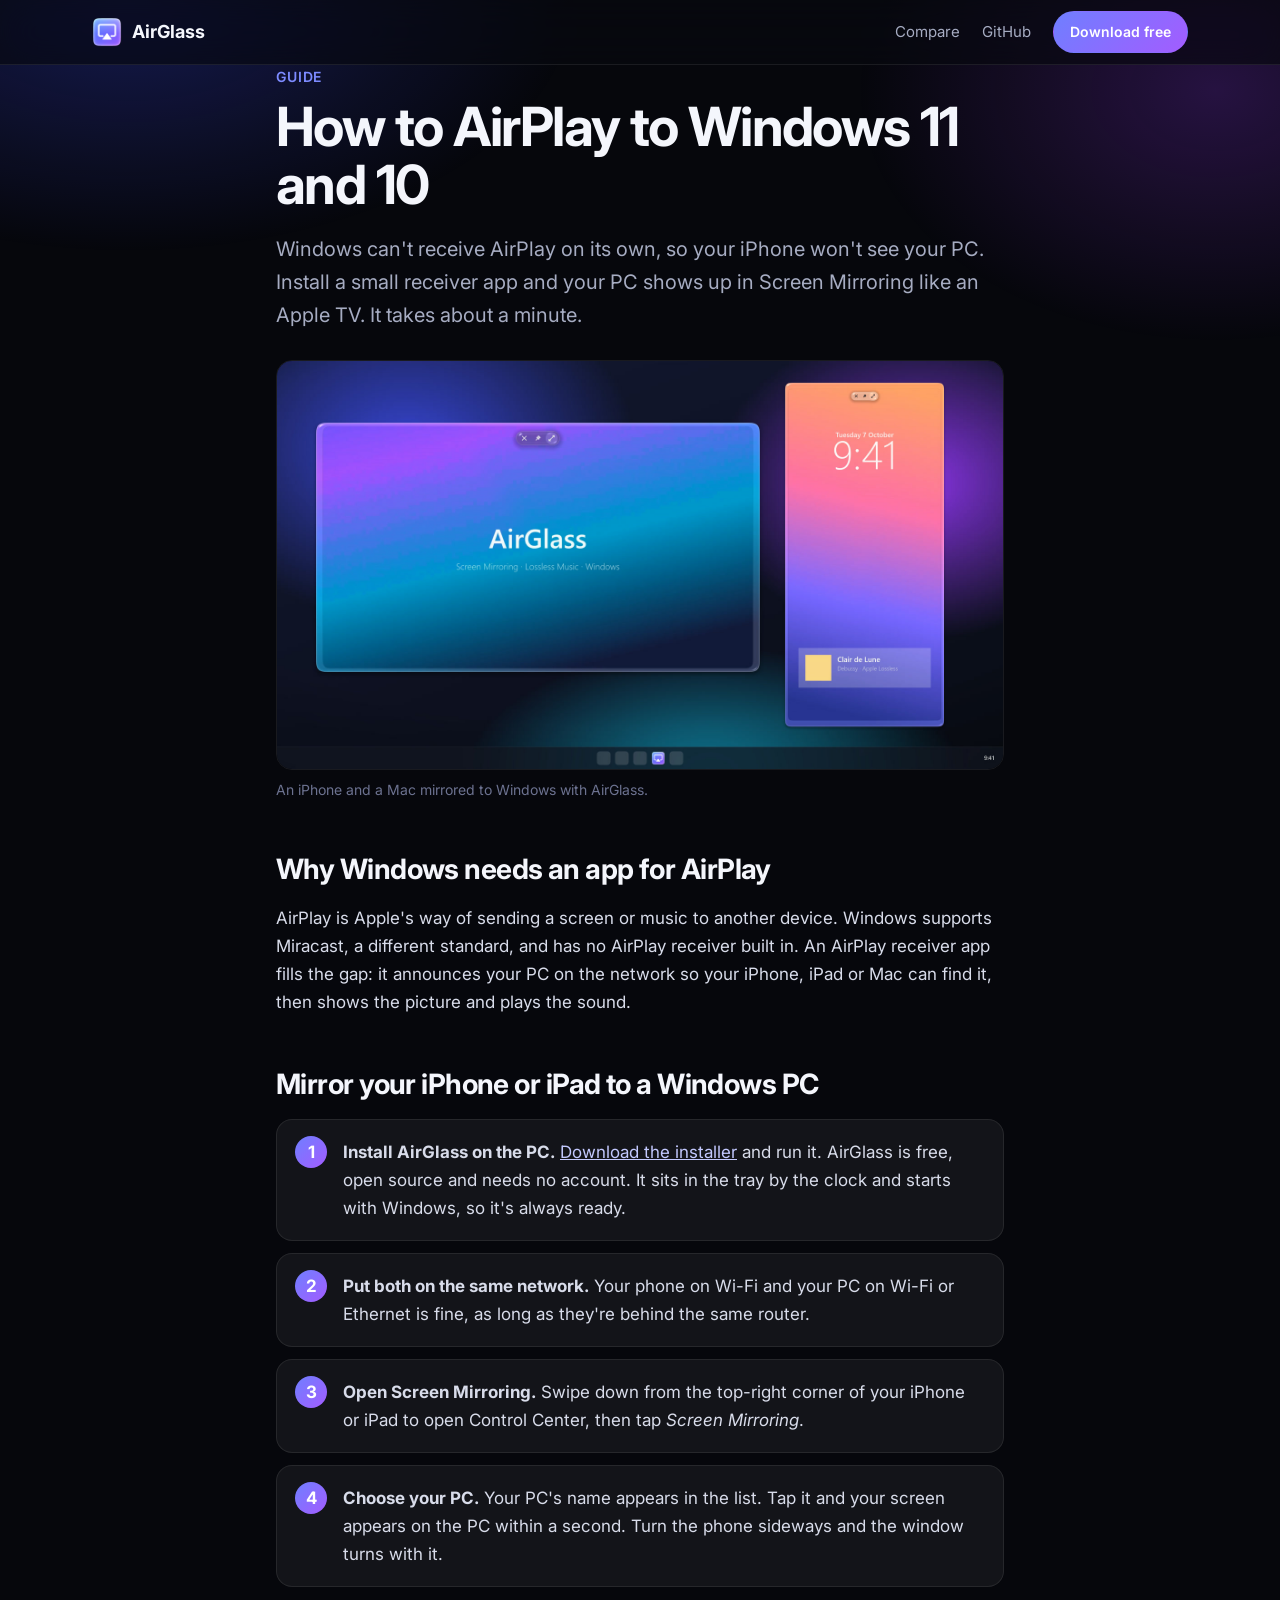
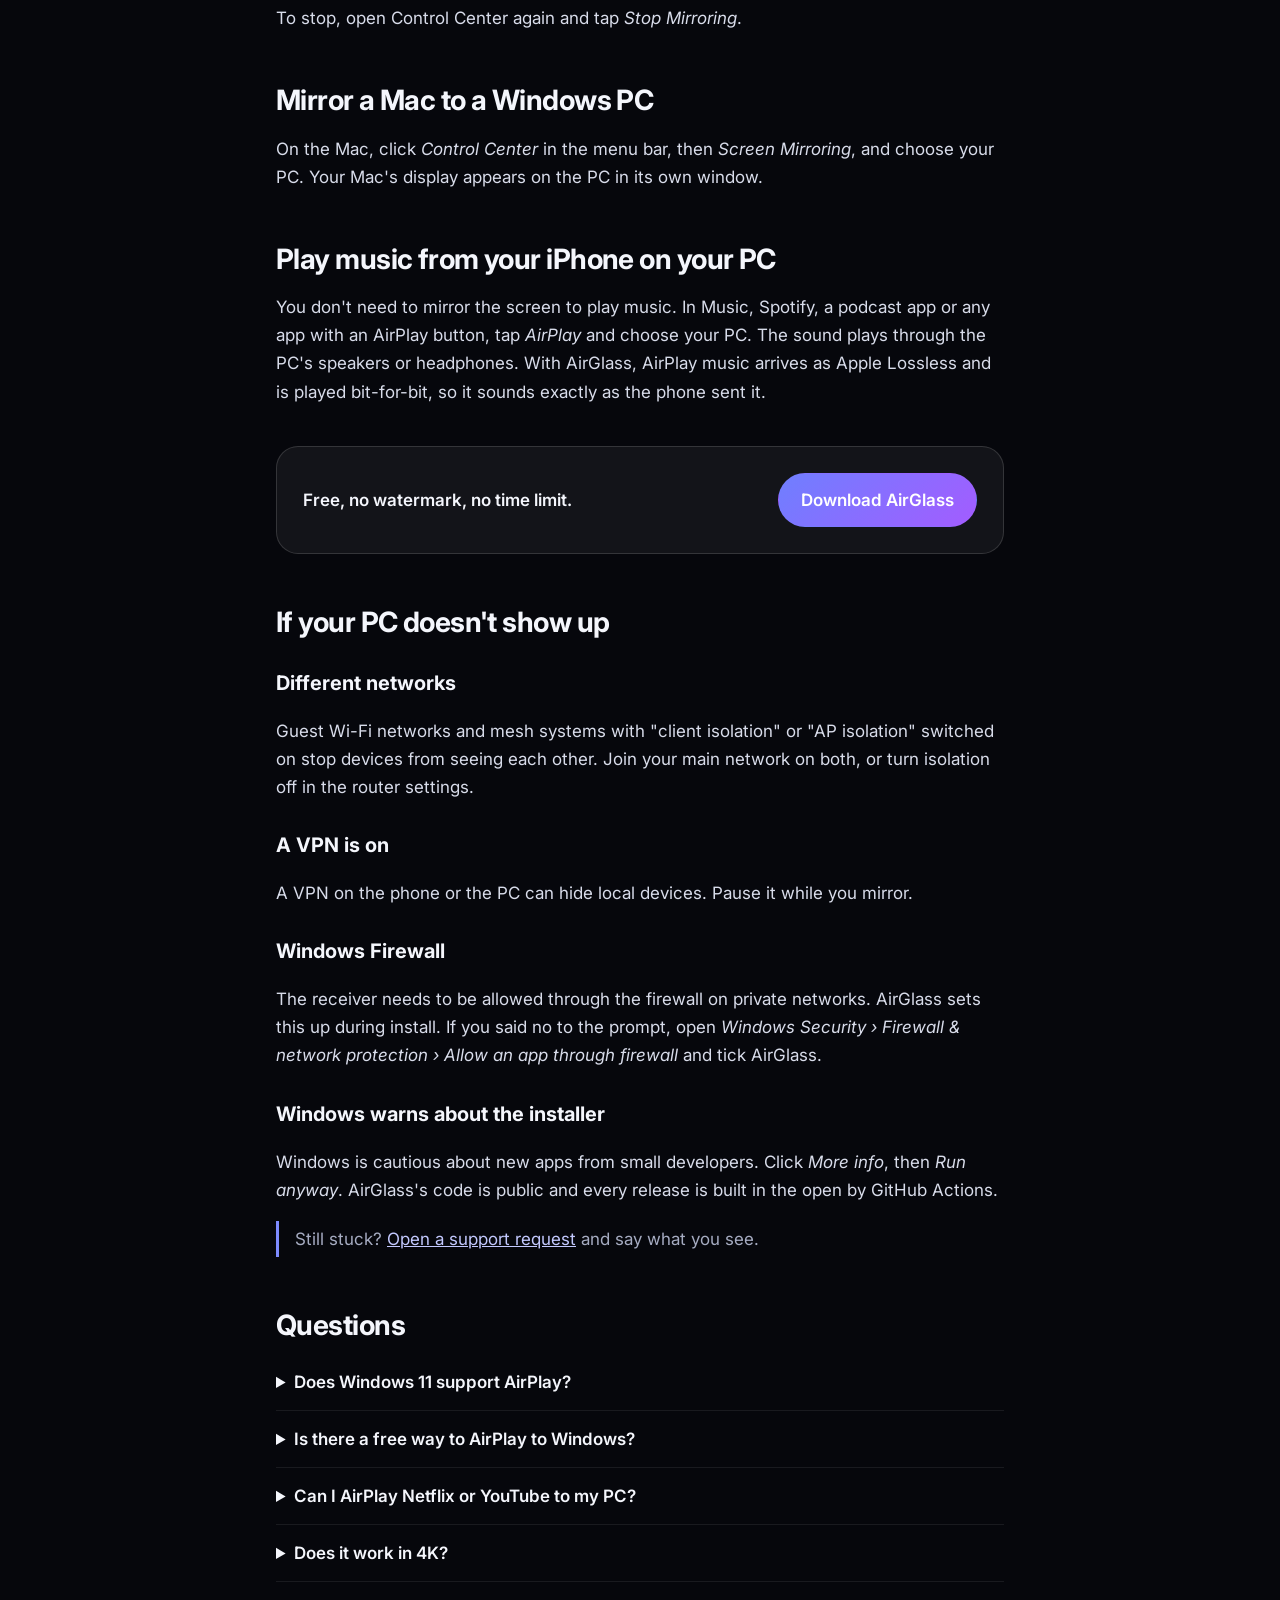
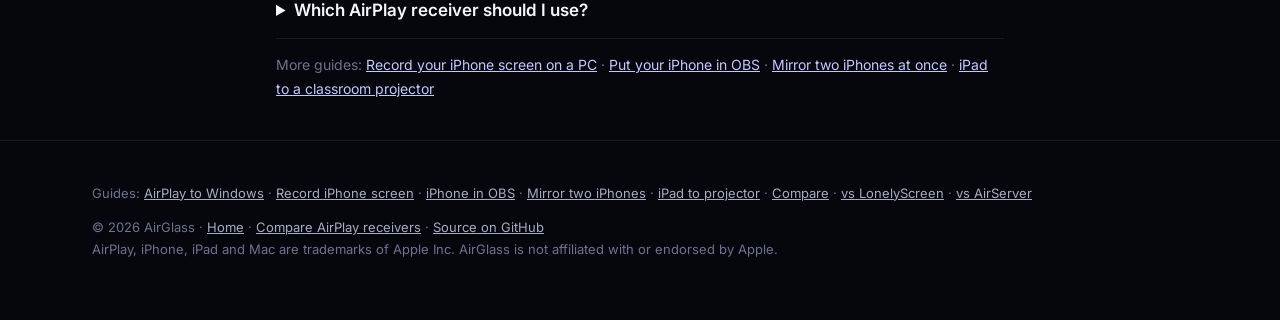
<file: site/airplay-to-windows/index.html>
<!doctype html>
<html lang="en">
<head>
<meta charset="utf-8">
<meta name="viewport" content="width=device-width, initial-scale=1">
<title>How to AirPlay to Windows 11 and 10 (iPhone, iPad, Mac) · AirGlass</title>
<meta name="description" content="Windows can't receive AirPlay on its own. Here's how to mirror your iPhone, iPad or Mac to a Windows 11 or 10 PC and play AirPlay music on it, free, in about a minute.">
<link rel="canonical" href="https://jdkuk.github.io/AirGlass/airplay-to-windows/">
<meta name="color-scheme" content="dark">
<meta name="theme-color" content="#07080d">
<link rel="icon" href="../icon.png">
<meta property="og:title" content="How to AirPlay to Windows 11 and 10">
<meta property="og:description" content="Mirror your iPhone, iPad or Mac to a Windows PC and play AirPlay music on it, free.">
<meta property="og:image" content="https://jdkuk.github.io/AirGlass/og.png">
<meta property="og:url" content="https://jdkuk.github.io/AirGlass/airplay-to-windows/">
<meta property="og:type" content="article">
<meta name="twitter:card" content="summary_large_image">
<link rel="preconnect" href="https://fonts.googleapis.com">
<link rel="preconnect" href="https://fonts.gstatic.com" crossorigin>
<link rel="stylesheet" href="https://fonts.googleapis.com/css2?family=Inter:wght@400;500;600;700;800&display=swap">
<link rel="stylesheet" href="../pages.css">
<script type="application/ld+json">
{
  "@context": "https://schema.org",
  "@type": "HowTo",
  "name": "How to AirPlay to a Windows 11 or 10 PC",
  "description": "Mirror an iPhone, iPad or Mac to a Windows PC, and play AirPlay music on it, using the free AirGlass receiver.",
  "totalTime": "PT2M",
  "tool": [{"@type": "HowToTool", "name": "AirGlass (free AirPlay receiver for Windows)"}],
  "step": [
    {"@type": "HowToStep", "name": "Install an AirPlay receiver", "text": "Download AirGlass from github.com/jdkuk/AirGlass/releases/latest and run the installer. It starts in the system tray and launches with Windows."},
    {"@type": "HowToStep", "name": "Join the same network", "text": "Make sure the iPhone, iPad or Mac and the PC are on the same home network. Wi-Fi and Ethernet can be mixed through the same router."},
    {"@type": "HowToStep", "name": "Open Screen Mirroring", "text": "On iPhone or iPad, open Control Center and tap Screen Mirroring. On a Mac, click Control Center, then Screen Mirroring."},
    {"@type": "HowToStep", "name": "Choose your PC", "text": "Pick your PC's name from the list. The screen appears on the PC within a second."},
    {"@type": "HowToStep", "name": "Play music over AirPlay (optional)", "text": "In Music, Spotify or any audio app, tap the AirPlay button and choose your PC to play music through the PC's speakers in lossless quality."}
  ]
}
</script>
<script type="application/ld+json">
{
  "@context": "https://schema.org",
  "@type": "FAQPage",
  "mainEntity": [
    {"@type": "Question", "name": "Does Windows 11 support AirPlay?", "acceptedAnswer": {"@type": "Answer", "text": "No. Windows has Miracast built in, but not AirPlay, so an iPhone won't see a Windows PC until you install an AirPlay receiver app such as AirGlass."}},
    {"@type": "Question", "name": "Is there a free way to AirPlay to Windows?", "acceptedAnswer": {"@type": "Answer", "text": "Yes. AirGlass is free and open source, with no watermark and no time limit. An optional one-time Pro upgrade adds a movable, resizable floating window."}},
    {"@type": "Question", "name": "Why doesn't my PC show up in Screen Mirroring?", "acceptedAnswer": {"@type": "Answer", "text": "The usual causes are being on different networks, a guest network or router client isolation, a VPN on the phone or PC, or Windows Firewall blocking the receiver. Put both devices on the same home network and allow the app through the firewall."}},
    {"@type": "Question", "name": "Can I AirPlay Netflix or YouTube to a Windows PC?", "acceptedAnswer": {"@type": "Answer", "text": "Screen Mirroring shows whatever is on your screen, but protected video such as Netflix mirrors as black because the app blocks it. AirGlass doesn't support the separate 'send a video link' kind of AirPlay."}}
  ]
}
</script>
</head>
<body>
<nav class="top">
  <div class="wrap">
    <a class="brand" href="../"><img src="../icon.png" alt="">AirGlass</a>
    <div class="navlinks">
      <a class="hide-sm" href="../compare/">Compare</a>
      <a class="hide-sm" href="https://github.com/jdkuk/AirGlass">GitHub</a>
      <a class="btn primary" href="https://github.com/jdkuk/AirGlass/releases/latest">Download free</a>
    </div>
  </div>
</nav>

<main>
<article class="wrap narrow">
  <div class="kicker">Guide</div>
  <h1>How to AirPlay to Windows 11 and 10</h1>
  <p class="lede">Windows can't receive AirPlay on its own, so your iPhone won't see your PC. Install a small receiver app and your PC shows up in Screen Mirroring like an Apple TV. It takes about a minute.</p>

  <figure>
    <img src="../media/desktop.jpg" srcset="../media/desktop.jpg 1600w, ../media/desktop@2x.jpg 3200w" sizes="(max-width: 760px) 100vw, 728px" alt="An iPhone and a Mac mirrored to a Windows desktop in floating glass windows" width="1600" height="900">
    <figcaption>An iPhone and a Mac mirrored to Windows with AirGlass.</figcaption>
  </figure>

  <h2>Why Windows needs an app for AirPlay</h2>
  <p>AirPlay is Apple's way of sending a screen or music to another device. Windows supports Miracast, a different standard, and has no AirPlay receiver built in. An AirPlay receiver app fills the gap: it announces your PC on the network so your iPhone, iPad or Mac can find it, then shows the picture and plays the sound.</p>

  <h2>Mirror your iPhone or iPad to a Windows PC</h2>
  <ol class="steps">
    <li><strong>Install AirGlass on the PC.</strong> <a href="https://github.com/jdkuk/AirGlass/releases/latest">Download the installer</a> and run it. AirGlass is free, open source and needs no account. It sits in the tray by the clock and starts with Windows, so it's always ready.</li>
    <li><strong>Put both on the same network.</strong> Your phone on Wi-Fi and your PC on Wi-Fi or Ethernet is fine, as long as they're behind the same router.</li>
    <li><strong>Open Screen Mirroring.</strong> Swipe down from the top-right corner of your iPhone or iPad to open Control Center, then tap <em>Screen Mirroring</em>.</li>
    <li><strong>Choose your PC.</strong> Your PC's name appears in the list. Tap it and your screen appears on the PC within a second. Turn the phone sideways and the window turns with it.</li>
  </ol>
  <p>To stop, open Control Center again and tap <em>Stop Mirroring</em>.</p>

  <h2>Mirror a Mac to a Windows PC</h2>
  <p>On the Mac, click <em>Control Center</em> in the menu bar, then <em>Screen Mirroring</em>, and choose your PC. Your Mac's display appears on the PC in its own window.</p>

  <h2>Play music from your iPhone on your PC</h2>
  <p>You don't need to mirror the screen to play music. In Music, Spotify, a podcast app or any app with an AirPlay button, tap <em>AirPlay</em> and choose your PC. The sound plays through the PC's speakers or headphones. With AirGlass, AirPlay music arrives as Apple Lossless and is played bit-for-bit, so it sounds exactly as the phone sent it.</p>

  <div class="cta">
    <p>Free, no watermark, no time limit.</p>
    <a class="btn primary" href="https://github.com/jdkuk/AirGlass/releases/latest">Download AirGlass</a>
  </div>

  <h2>If your PC doesn't show up</h2>
  <h3>Different networks</h3>
  <p>Guest Wi-Fi networks and mesh systems with "client isolation" or "AP isolation" switched on stop devices from seeing each other. Join your main network on both, or turn isolation off in the router settings.</p>
  <h3>A VPN is on</h3>
  <p>A VPN on the phone or the PC can hide local devices. Pause it while you mirror.</p>
  <h3>Windows Firewall</h3>
  <p>The receiver needs to be allowed through the firewall on private networks. AirGlass sets this up during install. If you said no to the prompt, open <em>Windows Security › Firewall &amp; network protection › Allow an app through firewall</em> and tick AirGlass.</p>
  <h3>Windows warns about the installer</h3>
  <p>Windows is cautious about new apps from small developers. Click <em>More info</em>, then <em>Run anyway</em>. AirGlass's code is public and every release is built in the open by GitHub Actions.</p>
  <p class="note">Still stuck? <a href="https://github.com/jdkuk/AirGlass/issues">Open a support request</a> and say what you see.</p>

  <h2>Questions</h2>
  <details><summary>Does Windows 11 support AirPlay?</summary><p>No. Windows has Miracast built in, but not AirPlay, so an iPhone won't see a Windows PC until you install an AirPlay receiver.</p></details>
  <details><summary>Is there a free way to AirPlay to Windows?</summary><p>Yes. AirGlass is free and open source, with no watermark and no time limit. The free edition mirrors full screen; an optional one-time Pro upgrade adds a floating window you can move, resize, zoom and keep on top.</p></details>
  <details><summary>Can I AirPlay Netflix or YouTube to my PC?</summary><p>Screen Mirroring shows whatever is on your screen. Protected video, such as Netflix, mirrors as black because the app blocks it. AirGlass doesn't support the separate "send a video link" kind of AirPlay.</p></details>
  <details><summary>Does it work in 4K?</summary><p>AirGlass mirrors at up to 1080p and about 60 fps. Phones asked for 4K drop to around 28 fps, so 1080p looks and feels better.</p></details>
  <details><summary>Which AirPlay receiver should I use?</summary><p>See <a href="../compare/">AirGlass compared with AirServer, LonelyScreen, Reflector and 5KPlayer</a>.</p></details>

  <p class="small">More guides: <a href="../record-iphone-screen-on-pc/">Record your iPhone screen on a PC</a> · <a href="../iphone-to-obs/">Put your iPhone in OBS</a> · <a href="../mirror-two-iphones-to-pc/">Mirror two iPhones at once</a> · <a href="../ipad-to-projector-without-apple-tv/">iPad to a classroom projector</a></p>
</article>
</main>

<footer>
  <div class="wrap">
    <div class="footguides">Guides: <a href="./">AirPlay to Windows</a> · <a href="../record-iphone-screen-on-pc/">Record iPhone screen</a> · <a href="../iphone-to-obs/">iPhone in OBS</a> · <a href="../mirror-two-iphones-to-pc/">Mirror two iPhones</a> · <a href="../ipad-to-projector-without-apple-tv/">iPad to projector</a> · <a href="../compare/">Compare</a> · <a href="../lonelyscreen-alternative/">vs LonelyScreen</a> · <a href="../airserver-alternative/">vs AirServer</a></div>
    © 2026 AirGlass · <a href="../">Home</a> · <a href="../compare/">Compare AirPlay receivers</a> · <a href="https://github.com/jdkuk/AirGlass">Source on GitHub</a><br>
    AirPlay, iPhone, iPad and Mac are trademarks of Apple Inc. AirGlass is not affiliated with or endorsed by Apple.
  </div>
</footer>
</body>
</html>
</file>
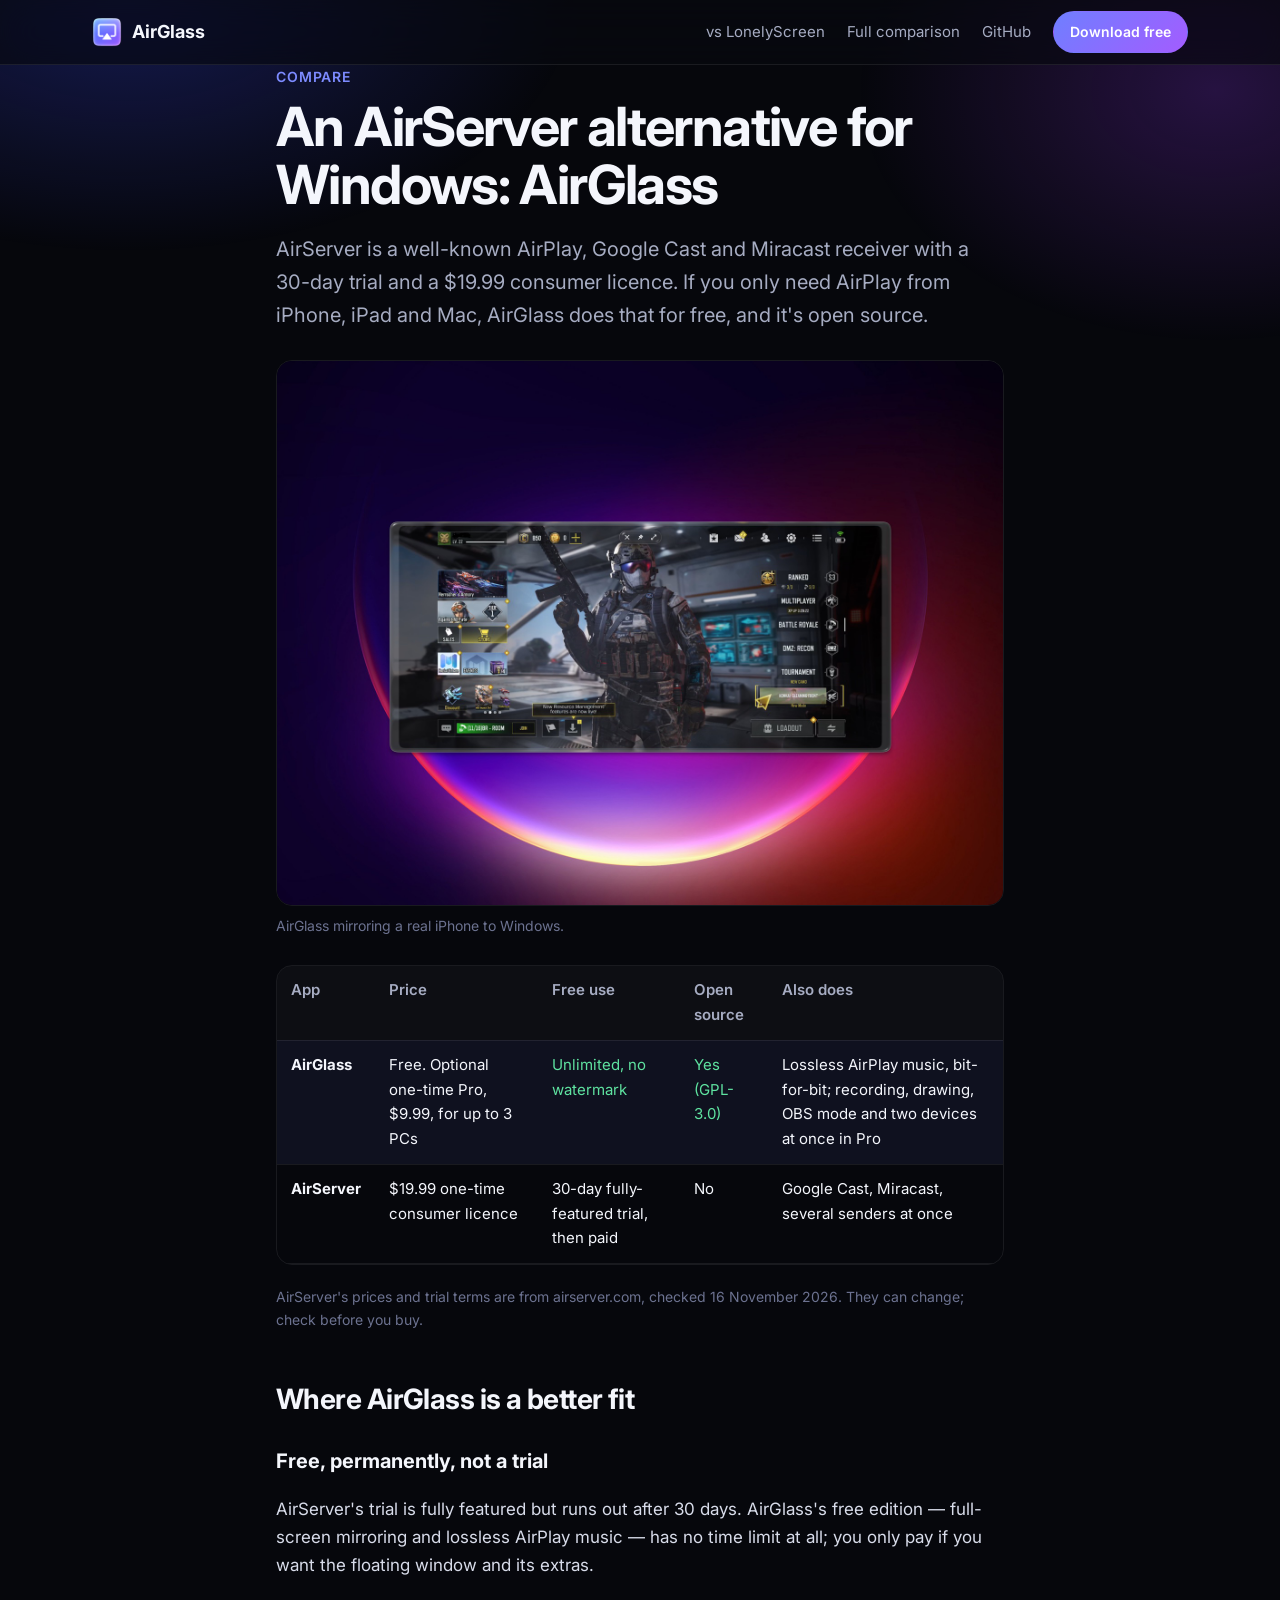
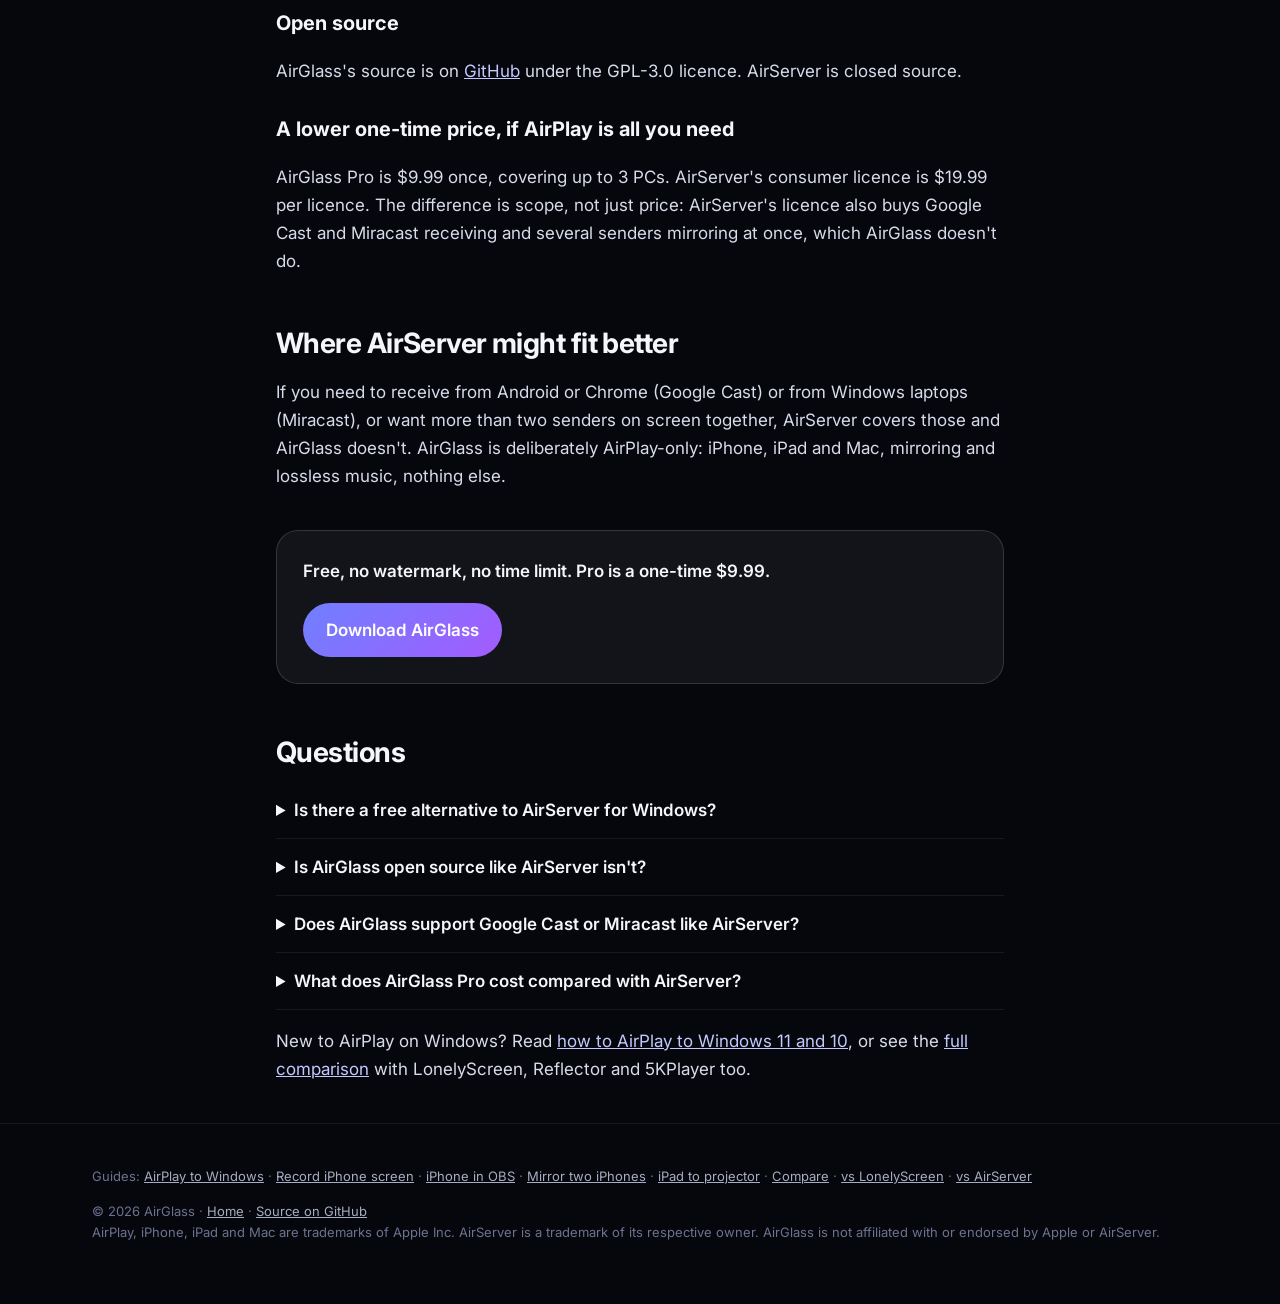
<file: site/airserver-alternative/index.html>
<!doctype html>
<html lang="en">
<head>
<meta charset="utf-8">
<meta name="viewport" content="width=device-width, initial-scale=1">
<title>AirServer Alternative for Windows: AirGlass (Free, Open Source) · AirGlass</title>
<meta name="description" content="Looking for an AirServer alternative? AirGlass is a free, open-source AirPlay receiver for Windows with a one-time Pro price instead of AirServer's licence. Compared on price, trial and features.">
<link rel="canonical" href="https://jdkuk.github.io/AirGlass/airserver-alternative/">
<meta name="color-scheme" content="dark">
<meta name="theme-color" content="#07080d">
<link rel="icon" href="../icon.png">
<meta property="og:title" content="An AirServer alternative for Windows: AirGlass">
<meta property="og:description" content="Free and open source, with a one-time Pro price instead of a licence. AirGlass compared with AirServer on price, trial and features.">
<meta property="og:image" content="https://jdkuk.github.io/AirGlass/og.png">
<meta property="og:url" content="https://jdkuk.github.io/AirGlass/airserver-alternative/">
<meta property="og:type" content="article">
<meta name="twitter:card" content="summary_large_image">
<link rel="preconnect" href="https://fonts.googleapis.com">
<link rel="preconnect" href="https://fonts.gstatic.com" crossorigin>
<link rel="stylesheet" href="https://fonts.googleapis.com/css2?family=Inter:wght@400;500;600;700;800&display=swap">
<link rel="stylesheet" href="../pages.css">
<script type="application/ld+json">
{
  "@context": "https://schema.org",
  "@type": "FAQPage",
  "mainEntity": [
    {"@type": "Question", "name": "Is there a free alternative to AirServer for Windows?", "acceptedAnswer": {"@type": "Answer", "text": "Yes. AirGlass's free edition mirrors full screen with no time limit and no watermark. AirServer's consumer licence is $19.99 after a 30-day fully-featured trial."}},
    {"@type": "Question", "name": "Is AirGlass open source like AirServer isn't?", "acceptedAnswer": {"@type": "Answer", "text": "Yes, AirGlass is open source under the GPL-3.0 licence, with the full source on GitHub. AirServer is closed source."}},
    {"@type": "Question", "name": "Does AirGlass support Google Cast or Miracast like AirServer?", "acceptedAnswer": {"@type": "Answer", "text": "No. AirGlass is an AirPlay-only receiver for iPhone, iPad and Mac. AirServer additionally supports Google Cast and Miracast, so if you need to cast from Android or a Windows laptop too, AirServer covers more ground."}},
    {"@type": "Question", "name": "What does AirGlass Pro cost compared with AirServer?", "acceptedAnswer": {"@type": "Answer", "text": "AirGlass Pro is a one-time $9.99 for up to 3 PCs. AirServer's consumer licence is $19.99 one-time per licence, after a 30-day trial."}}
  ]
}
</script>
</head>
<body>
<nav class="top">
  <div class="wrap">
    <a class="brand" href="../"><img src="../icon.png" alt="">AirGlass</a>
    <div class="navlinks">
      <a class="hide-sm" href="../lonelyscreen-alternative/">vs LonelyScreen</a>
      <a class="hide-sm" href="../compare/">Full comparison</a>
      <a class="hide-sm" href="https://github.com/jdkuk/AirGlass">GitHub</a>
      <a class="btn primary" href="https://github.com/jdkuk/AirGlass/releases/latest">Download free</a>
    </div>
  </div>
</nav>

<main>
<article class="wrap narrow">
  <div class="kicker">Compare</div>
  <h1>An AirServer alternative for Windows: AirGlass</h1>
  <p class="lede">AirServer is a well-known AirPlay, Google Cast and Miracast receiver with a 30-day trial and a $19.99 consumer licence. If you only need AirPlay from iPhone, iPad and Mac, AirGlass does that for free, and it's open source.</p>

  <figure>
    <img src="../media/real-iphone-game.jpg" alt="A real iPhone mirrored to a Windows desktop with AirGlass" width="1600" height="1200">
    <figcaption>AirGlass mirroring a real iPhone to Windows.</figcaption>
  </figure>

  <div class="tablewrap">
    <table>
      <thead><tr><th>App</th><th>Price</th><th>Free use</th><th>Open source</th><th>Also does</th></tr></thead>
      <tbody>
        <tr class="us"><th>AirGlass</th><td>Free. Optional one-time Pro, $9.99, for up to 3 PCs</td><td class="yes">Unlimited, no watermark</td><td class="yes">Yes (GPL-3.0)</td><td>Lossless AirPlay music, bit-for-bit; recording, drawing, OBS mode and two devices at once in Pro</td></tr>
        <tr><th>AirServer</th><td>$19.99 one-time consumer licence</td><td>30-day fully-featured trial, then paid</td><td>No</td><td>Google Cast, Miracast, several senders at once</td></tr>
      </tbody>
    </table>
  </div>
  <p class="small">AirServer's prices and trial terms are from airserver.com, checked 16 November 2026. They can change; check before you buy.</p>

  <h2>Where AirGlass is a better fit</h2>
  <h3>Free, permanently, not a trial</h3>
  <p>AirServer's trial is fully featured but runs out after 30 days. AirGlass's free edition — full-screen mirroring and lossless AirPlay music — has no time limit at all; you only pay if you want the floating window and its extras.</p>
  <h3>Open source</h3>
  <p>AirGlass's source is on <a href="https://github.com/jdkuk/AirGlass">GitHub</a> under the GPL-3.0 licence. AirServer is closed source.</p>
  <h3>A lower one-time price, if AirPlay is all you need</h3>
  <p>AirGlass Pro is $9.99 once, covering up to 3 PCs. AirServer's consumer licence is $19.99 per licence. The difference is scope, not just price: AirServer's licence also buys Google Cast and Miracast receiving and several senders mirroring at once, which AirGlass doesn't do.</p>

  <h2>Where AirServer might fit better</h2>
  <p>If you need to receive from Android or Chrome (Google Cast) or from Windows laptops (Miracast), or want more than two senders on screen together, AirServer covers those and AirGlass doesn't. AirGlass is deliberately AirPlay-only: iPhone, iPad and Mac, mirroring and lossless music, nothing else.</p>

  <div class="cta">
    <p>Free, no watermark, no time limit. Pro is a one-time $9.99.</p>
    <a class="btn primary" href="https://github.com/jdkuk/AirGlass/releases/latest">Download AirGlass</a>
  </div>

  <h2>Questions</h2>
  <details><summary>Is there a free alternative to AirServer for Windows?</summary><p>Yes. AirGlass's free edition mirrors full screen with no time limit and no watermark. AirServer's consumer licence is $19.99 after a 30-day fully-featured trial.</p></details>
  <details><summary>Is AirGlass open source like AirServer isn't?</summary><p>Yes, AirGlass is open source under the GPL-3.0 licence, with the full source on GitHub. AirServer is closed source.</p></details>
  <details><summary>Does AirGlass support Google Cast or Miracast like AirServer?</summary><p>No. AirGlass is an AirPlay-only receiver for iPhone, iPad and Mac. AirServer additionally supports Google Cast and Miracast, so if you need to cast from Android or a Windows laptop too, AirServer covers more ground.</p></details>
  <details><summary>What does AirGlass Pro cost compared with AirServer?</summary><p>AirGlass Pro is a one-time $9.99 for up to 3 PCs. AirServer's consumer licence is $19.99 one-time per licence, after a 30-day trial.</p></details>

  <p>New to AirPlay on Windows? Read <a href="../airplay-to-windows/">how to AirPlay to Windows 11 and 10</a>, or see the <a href="../compare/">full comparison</a> with LonelyScreen, Reflector and 5KPlayer too.</p>
</article>
</main>

<footer>
  <div class="wrap">
    <div class="footguides">Guides: <a href="../airplay-to-windows/">AirPlay to Windows</a> · <a href="../record-iphone-screen-on-pc/">Record iPhone screen</a> · <a href="../iphone-to-obs/">iPhone in OBS</a> · <a href="../mirror-two-iphones-to-pc/">Mirror two iPhones</a> · <a href="../ipad-to-projector-without-apple-tv/">iPad to projector</a> · <a href="../compare/">Compare</a> · <a href="../lonelyscreen-alternative/">vs LonelyScreen</a> · <a href="./">vs AirServer</a></div>
    © 2026 AirGlass · <a href="../">Home</a> · <a href="https://github.com/jdkuk/AirGlass">Source on GitHub</a><br>
    AirPlay, iPhone, iPad and Mac are trademarks of Apple Inc. AirServer is a trademark of its respective owner. AirGlass is not affiliated with or endorsed by Apple or AirServer.
  </div>
</footer>
</body>
</html>
</file>
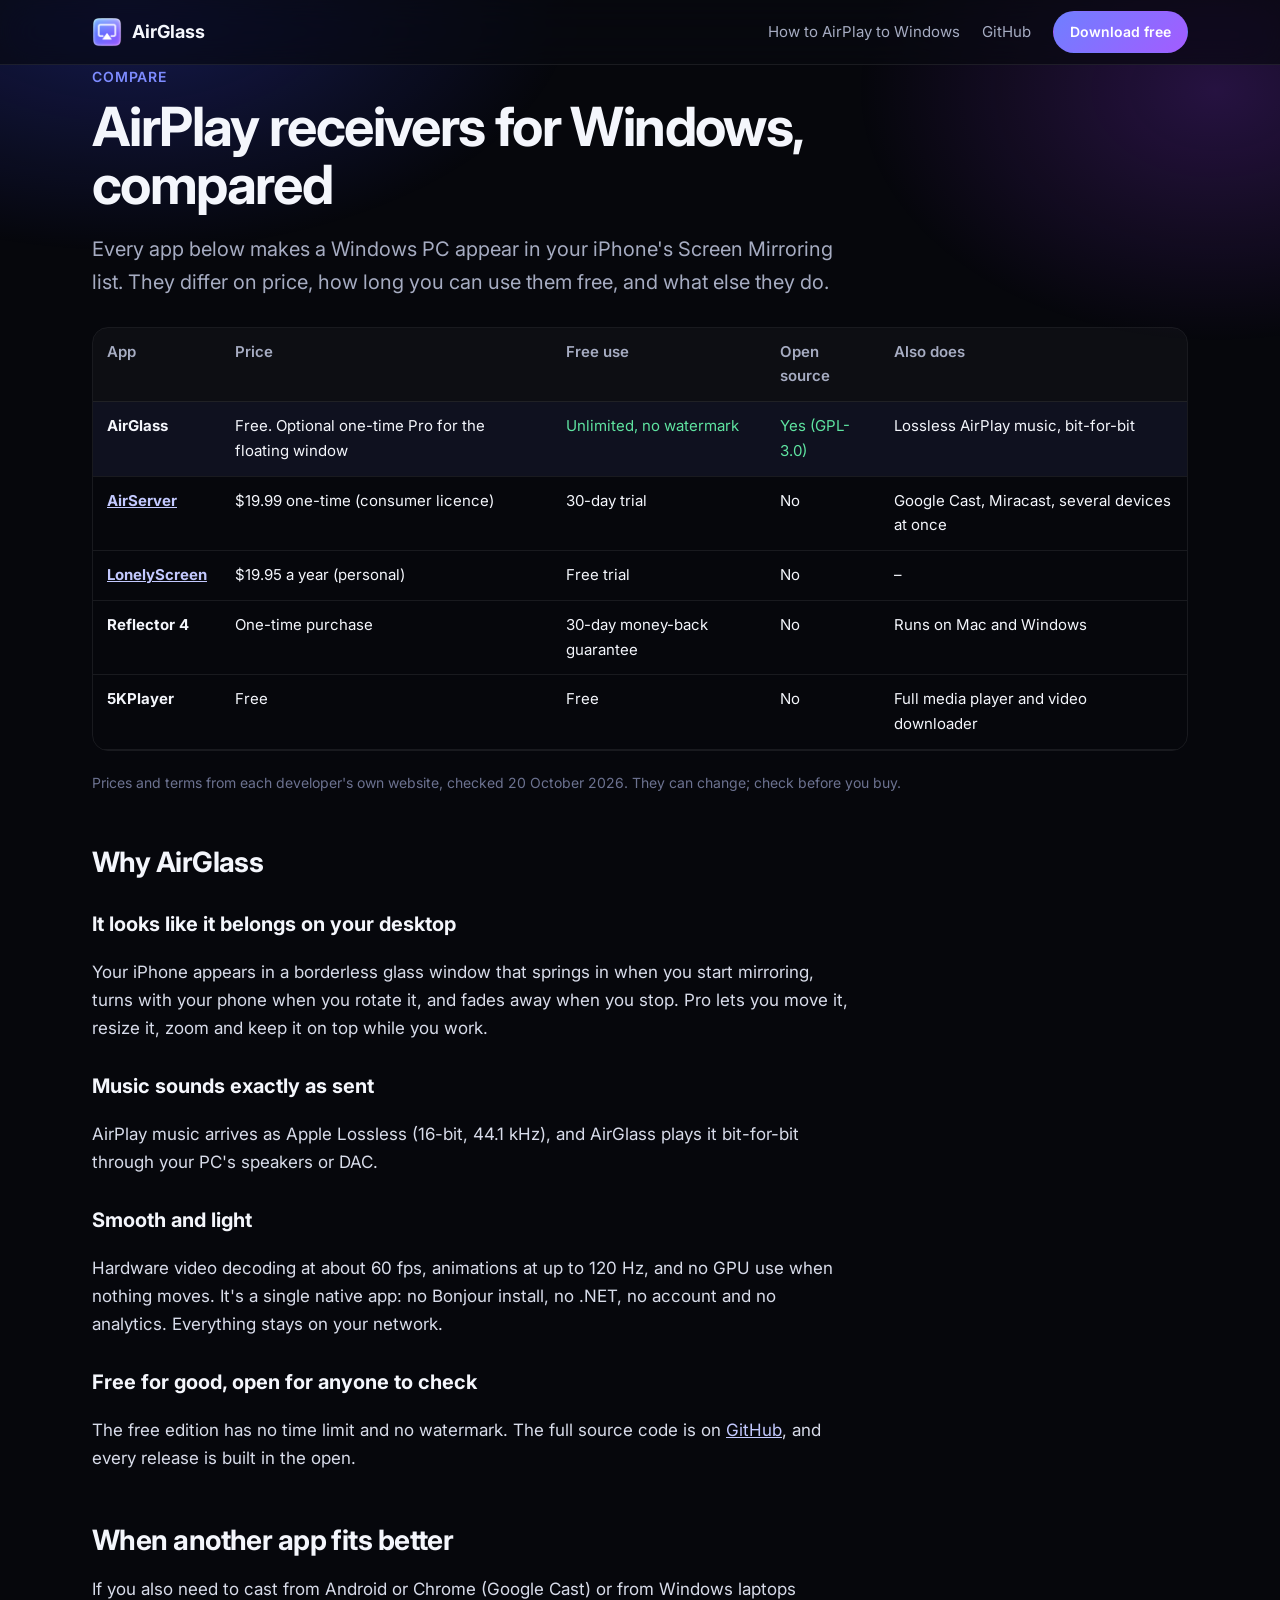
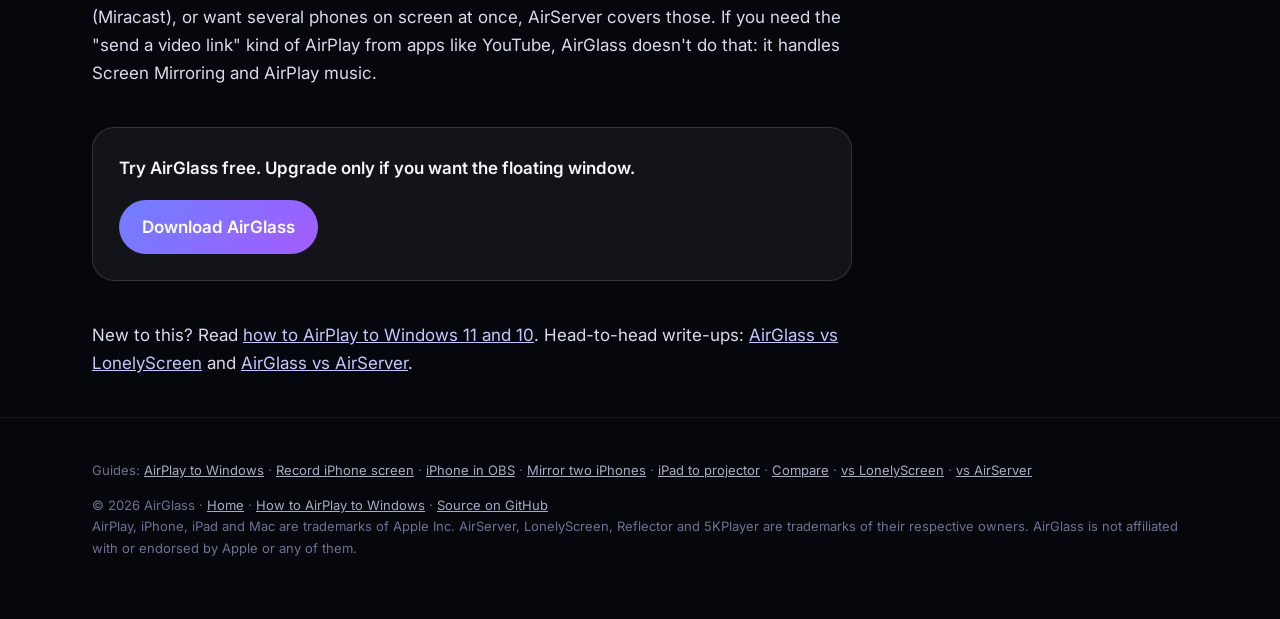
<file: site/compare/index.html>
<!doctype html>
<html lang="en">
<head>
<meta charset="utf-8">
<meta name="viewport" content="width=device-width, initial-scale=1">
<title>Best AirPlay Receiver for Windows: AirGlass vs AirServer, LonelyScreen, Reflector, 5KPlayer</title>
<meta name="description" content="Comparing AirPlay receivers for Windows 11 and 10 on price, free use and features: AirGlass, AirServer, LonelyScreen, Reflector and 5KPlayer.">
<link rel="canonical" href="https://jdkuk.github.io/AirGlass/compare/">
<meta name="color-scheme" content="dark">
<meta name="theme-color" content="#07080d">
<link rel="icon" href="../icon.png">
<meta property="og:title" content="AirPlay receivers for Windows, compared">
<meta property="og:description" content="AirGlass, AirServer, LonelyScreen, Reflector and 5KPlayer on price, free use and features.">
<meta property="og:image" content="https://jdkuk.github.io/AirGlass/og.png">
<meta property="og:url" content="https://jdkuk.github.io/AirGlass/compare/">
<meta property="og:type" content="article">
<meta name="twitter:card" content="summary_large_image">
<link rel="preconnect" href="https://fonts.googleapis.com">
<link rel="preconnect" href="https://fonts.gstatic.com" crossorigin>
<link rel="stylesheet" href="https://fonts.googleapis.com/css2?family=Inter:wght@400;500;600;700;800&display=swap">
<link rel="stylesheet" href="../pages.css">
</head>
<body>
<nav class="top">
  <div class="wrap">
    <a class="brand" href="../"><img src="../icon.png" alt="">AirGlass</a>
    <div class="navlinks">
      <a class="hide-sm" href="../airplay-to-windows/">How to AirPlay to Windows</a>
      <a class="hide-sm" href="https://github.com/jdkuk/AirGlass">GitHub</a>
      <a class="btn primary" href="https://github.com/jdkuk/AirGlass/releases/latest">Download free</a>
    </div>
  </div>
</nav>

<main>
<article class="wrap">
  <div class="narrow" style="margin:0 auto 0 0">
    <div class="kicker">Compare</div>
    <h1>AirPlay receivers for Windows, compared</h1>
    <p class="lede">Every app below makes a Windows PC appear in your iPhone's Screen Mirroring list. They differ on price, how long you can use them free, and what else they do.</p>
  </div>

  <div class="tablewrap">
    <table>
      <thead><tr><th>App</th><th>Price</th><th>Free use</th><th>Open source</th><th>Also does</th></tr></thead>
      <tbody>
        <tr class="us"><th>AirGlass</th><td>Free. Optional one-time Pro for the floating window</td><td class="yes">Unlimited, no watermark</td><td class="yes">Yes (GPL-3.0)</td><td>Lossless AirPlay music, bit-for-bit</td></tr>
        <tr><th><a href="../airserver-alternative/">AirServer</a></th><td>$19.99 one-time (consumer licence)</td><td>30-day trial</td><td>No</td><td>Google Cast, Miracast, several devices at once</td></tr>
        <tr><th><a href="../lonelyscreen-alternative/">LonelyScreen</a></th><td>$19.95 a year (personal)</td><td>Free trial</td><td>No</td><td>–</td></tr>
        <tr><th>Reflector 4</th><td>One-time purchase</td><td>30-day money-back guarantee</td><td>No</td><td>Runs on Mac and Windows</td></tr>
        <tr><th>5KPlayer</th><td>Free</td><td>Free</td><td>No</td><td>Full media player and video downloader</td></tr>
      </tbody>
    </table>
  </div>
  <p class="small">Prices and terms from each developer's own website, checked 20 October 2026. They can change; check before you buy.</p>

  <div class="narrow">
    <h2>Why AirGlass</h2>
    <h3>It looks like it belongs on your desktop</h3>
    <p>Your iPhone appears in a borderless glass window that springs in when you start mirroring, turns with your phone when you rotate it, and fades away when you stop. Pro lets you move it, resize it, zoom and keep it on top while you work.</p>
    <h3>Music sounds exactly as sent</h3>
    <p>AirPlay music arrives as Apple Lossless (16-bit, 44.1 kHz), and AirGlass plays it bit-for-bit through your PC's speakers or DAC.</p>
    <h3>Smooth and light</h3>
    <p>Hardware video decoding at about 60 fps, animations at up to 120 Hz, and no GPU use when nothing moves. It's a single native app: no Bonjour install, no .NET, no account and no analytics. Everything stays on your network.</p>
    <h3>Free for good, open for anyone to check</h3>
    <p>The free edition has no time limit and no watermark. The full source code is on <a href="https://github.com/jdkuk/AirGlass">GitHub</a>, and every release is built in the open.</p>

    <h2>When another app fits better</h2>
    <p>If you also need to cast from Android or Chrome (Google Cast) or from Windows laptops (Miracast), or want several phones on screen at once, AirServer covers those. If you need the "send a video link" kind of AirPlay from apps like YouTube, AirGlass doesn't do that: it handles Screen Mirroring and AirPlay music.</p>

    <div class="cta">
      <p>Try AirGlass free. Upgrade only if you want the floating window.</p>
      <a class="btn primary" href="https://github.com/jdkuk/AirGlass/releases/latest">Download AirGlass</a>
    </div>

    <p>New to this? Read <a href="../airplay-to-windows/">how to AirPlay to Windows 11 and 10</a>. Head-to-head write-ups: <a href="../lonelyscreen-alternative/">AirGlass vs LonelyScreen</a> and <a href="../airserver-alternative/">AirGlass vs AirServer</a>.</p>
  </div>
</article>
</main>

<footer>
  <div class="wrap">
    <div class="footguides">Guides: <a href="../airplay-to-windows/">AirPlay to Windows</a> · <a href="../record-iphone-screen-on-pc/">Record iPhone screen</a> · <a href="../iphone-to-obs/">iPhone in OBS</a> · <a href="../mirror-two-iphones-to-pc/">Mirror two iPhones</a> · <a href="../ipad-to-projector-without-apple-tv/">iPad to projector</a> · <a href="./">Compare</a> · <a href="../lonelyscreen-alternative/">vs LonelyScreen</a> · <a href="../airserver-alternative/">vs AirServer</a></div>
    © 2026 AirGlass · <a href="../">Home</a> · <a href="../airplay-to-windows/">How to AirPlay to Windows</a> · <a href="https://github.com/jdkuk/AirGlass">Source on GitHub</a><br>
    AirPlay, iPhone, iPad and Mac are trademarks of Apple Inc. AirServer, LonelyScreen, Reflector and 5KPlayer are trademarks of their respective owners. AirGlass is not affiliated with or endorsed by Apple or any of them.
  </div>
</footer>
</body>
</html>
</file>
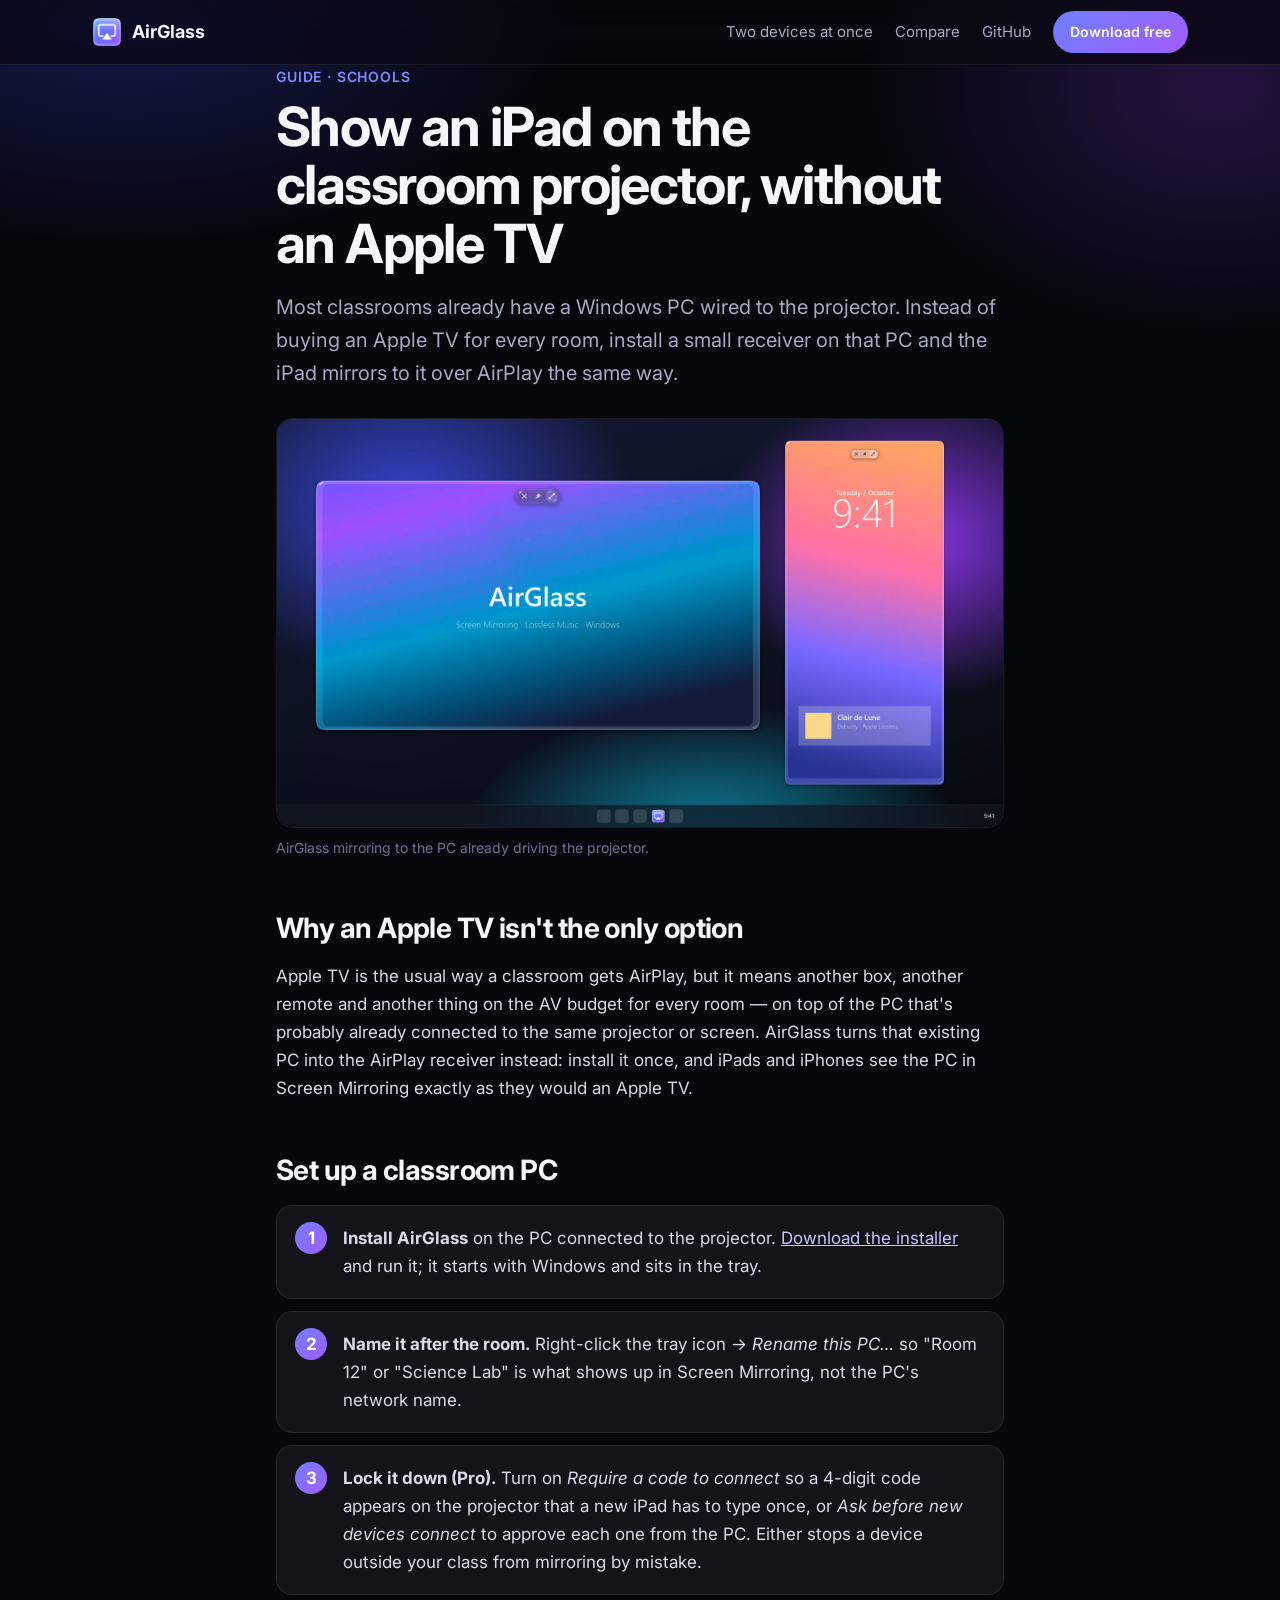
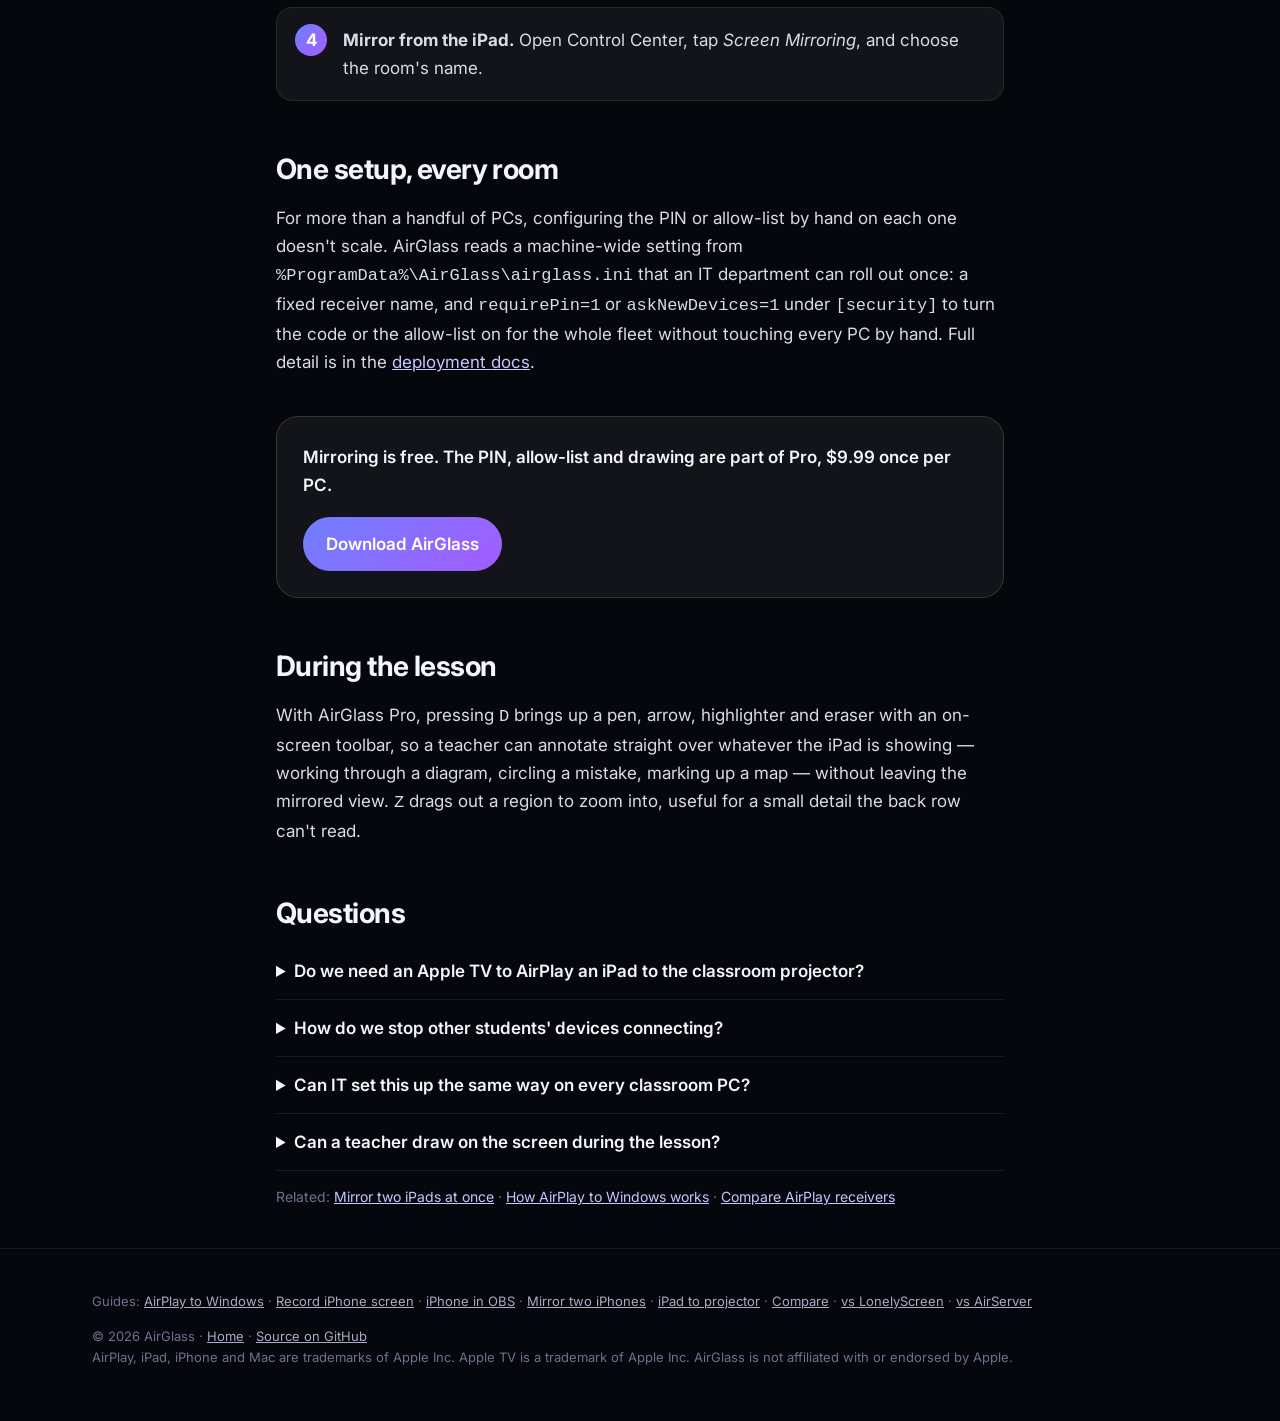
<file: site/ipad-to-projector-without-apple-tv/index.html>
<!doctype html>
<html lang="en">
<head>
<meta charset="utf-8">
<meta name="viewport" content="width=device-width, initial-scale=1">
<title>Show an iPad on the Classroom Projector Without an Apple TV · AirGlass</title>
<meta name="description" content="Turn the classroom PC already wired to the projector into an AirPlay receiver for iPads, with a PIN and an allow-list so only your class can connect. No Apple TV needed.">
<link rel="canonical" href="https://jdkuk.github.io/AirGlass/ipad-to-projector-without-apple-tv/">
<meta name="color-scheme" content="dark">
<meta name="theme-color" content="#07080d">
<link rel="icon" href="../icon.png">
<meta property="og:title" content="Show an iPad on the projector without an Apple TV">
<meta property="og:description" content="Turn the classroom PC into an AirPlay receiver for iPads, with a PIN and allow-list so only your class can connect.">
<meta property="og:image" content="https://jdkuk.github.io/AirGlass/og.png">
<meta property="og:url" content="https://jdkuk.github.io/AirGlass/ipad-to-projector-without-apple-tv/">
<meta property="og:type" content="article">
<meta name="twitter:card" content="summary_large_image">
<link rel="preconnect" href="https://fonts.googleapis.com">
<link rel="preconnect" href="https://fonts.gstatic.com" crossorigin>
<link rel="stylesheet" href="https://fonts.googleapis.com/css2?family=Inter:wght@400;500;600;700;800&display=swap">
<link rel="stylesheet" href="../pages.css">
<script type="application/ld+json">
{
  "@context": "https://schema.org",
  "@type": "FAQPage",
  "mainEntity": [
    {"@type": "Question", "name": "Do we need an Apple TV to AirPlay an iPad to the classroom projector?", "acceptedAnswer": {"@type": "Answer", "text": "No. If a Windows PC is already wired to the projector, installing AirGlass on it turns that PC into an AirPlay receiver, so the iPad shows up in Screen Mirroring the same way it would for an Apple TV."}},
    {"@type": "Question", "name": "How do we stop other students' devices connecting?", "acceptedAnswer": {"@type": "Answer", "text": "AirGlass Pro adds two options: 'Ask before new devices connect', which asks on the PC before an unrecognised device is allowed, and 'Require a code to connect', which shows a 4-digit code on the projector that a device must type once before it can mirror."}},
    {"@type": "Question", "name": "Can IT set this up the same way on every classroom PC?", "acceptedAnswer": {"@type": "Answer", "text": "Yes. A setting under %ProgramData%\\AirGlass\\airglass.ini applies machine-wide: a fixed receiver name per room, and turning on the PIN code or the allow-list for everyone, without each PC being configured by hand."}},
    {"@type": "Question", "name": "Can a teacher draw on the screen during the lesson?", "acceptedAnswer": {"@type": "Answer", "text": "Yes, with AirGlass Pro. Pressing D brings up a pen, arrow, highlighter and eraser with an on-screen toolbar, so a teacher can annotate directly over the mirrored iPad screen."}}
  ]
}
</script>
</head>
<body>
<nav class="top">
  <div class="wrap">
    <a class="brand" href="../"><img src="../icon.png" alt="">AirGlass</a>
    <div class="navlinks">
      <a class="hide-sm" href="../mirror-two-iphones-to-pc/">Two devices at once</a>
      <a class="hide-sm" href="../compare/">Compare</a>
      <a class="hide-sm" href="https://github.com/jdkuk/AirGlass">GitHub</a>
      <a class="btn primary" href="https://github.com/jdkuk/AirGlass/releases/latest">Download free</a>
    </div>
  </div>
</nav>

<main>
<article class="wrap narrow">
  <div class="kicker">Guide · Schools</div>
  <h1>Show an iPad on the classroom projector, without an Apple TV</h1>
  <p class="lede">Most classrooms already have a Windows PC wired to the projector. Instead of buying an Apple TV for every room, install a small receiver on that PC and the iPad mirrors to it over AirPlay the same way.</p>

  <figure>
    <img src="../media/desktop.jpg" srcset="../media/desktop.jpg 1600w, ../media/desktop@2x.jpg 3200w" sizes="(max-width: 760px) 100vw, 728px" alt="A device mirrored to a Windows desktop in a floating glass window" width="1600" height="900">
    <figcaption>AirGlass mirroring to the PC already driving the projector.</figcaption>
  </figure>

  <h2>Why an Apple TV isn't the only option</h2>
  <p>Apple TV is the usual way a classroom gets AirPlay, but it means another box, another remote and another thing on the AV budget for every room — on top of the PC that's probably already connected to the same projector or screen. AirGlass turns that existing PC into the AirPlay receiver instead: install it once, and iPads and iPhones see the PC in Screen Mirroring exactly as they would an Apple TV.</p>

  <h2>Set up a classroom PC</h2>
  <ol class="steps">
    <li><strong>Install AirGlass</strong> on the PC connected to the projector. <a href="https://github.com/jdkuk/AirGlass/releases/latest">Download the installer</a> and run it; it starts with Windows and sits in the tray.</li>
    <li><strong>Name it after the room.</strong> Right-click the tray icon → <em>Rename this PC…</em> so "Room 12" or "Science Lab" is what shows up in Screen Mirroring, not the PC's network name.</li>
    <li><strong>Lock it down (Pro).</strong> Turn on <em>Require a code to connect</em> so a 4-digit code appears on the projector that a new iPad has to type once, or <em>Ask before new devices connect</em> to approve each one from the PC. Either stops a device outside your class from mirroring by mistake.</li>
    <li><strong>Mirror from the iPad.</strong> Open Control Center, tap <em>Screen Mirroring</em>, and choose the room's name.</li>
  </ol>

  <h2>One setup, every room</h2>
  <p>For more than a handful of PCs, configuring the PIN or allow-list by hand on each one doesn't scale. AirGlass reads a machine-wide setting from <code>%ProgramData%\AirGlass\airglass.ini</code> that an IT department can roll out once: a fixed receiver name, and <code>requirePin=1</code> or <code>askNewDevices=1</code> under <code>[security]</code> to turn the code or the allow-list on for the whole fleet without touching every PC by hand. Full detail is in the <a href="https://github.com/jdkuk/AirGlass/blob/main/docs/deployment.md">deployment docs</a>.</p>

  <div class="cta">
    <p>Mirroring is free. The PIN, allow-list and drawing are part of Pro, $9.99 once per PC.</p>
    <a class="btn primary" href="https://github.com/jdkuk/AirGlass/releases/latest">Download AirGlass</a>
  </div>

  <h2>During the lesson</h2>
  <p>With AirGlass Pro, pressing <kbd>D</kbd> brings up a pen, arrow, highlighter and eraser with an on-screen toolbar, so a teacher can annotate straight over whatever the iPad is showing — working through a diagram, circling a mistake, marking up a map — without leaving the mirrored view. <kbd>Z</kbd> drags out a region to zoom into, useful for a small detail the back row can't read.</p>

  <h2>Questions</h2>
  <details><summary>Do we need an Apple TV to AirPlay an iPad to the classroom projector?</summary><p>No. If a Windows PC is already wired to the projector, installing AirGlass on it turns that PC into an AirPlay receiver, so the iPad shows up in Screen Mirroring the same way it would for an Apple TV.</p></details>
  <details><summary>How do we stop other students' devices connecting?</summary><p>AirGlass Pro adds two options: "Ask before new devices connect", which asks on the PC before an unrecognised device is allowed, and "Require a code to connect", which shows a 4-digit code on the projector that a device must type once before it can mirror.</p></details>
  <details><summary>Can IT set this up the same way on every classroom PC?</summary><p>Yes. A setting under %ProgramData%\AirGlass\airglass.ini applies machine-wide: a fixed receiver name per room, and turning on the PIN code or the allow-list for everyone, without each PC being configured by hand.</p></details>
  <details><summary>Can a teacher draw on the screen during the lesson?</summary><p>Yes, with AirGlass Pro. Pressing D brings up a pen, arrow, highlighter and eraser with an on-screen toolbar, so a teacher can annotate directly over the mirrored iPad screen.</p></details>

  <p class="small">Related: <a href="../mirror-two-iphones-to-pc/">Mirror two iPads at once</a> · <a href="../airplay-to-windows/">How AirPlay to Windows works</a> · <a href="../compare/">Compare AirPlay receivers</a></p>
</article>
</main>

<footer>
  <div class="wrap">
    <div class="footguides">Guides: <a href="../airplay-to-windows/">AirPlay to Windows</a> · <a href="../record-iphone-screen-on-pc/">Record iPhone screen</a> · <a href="../iphone-to-obs/">iPhone in OBS</a> · <a href="../mirror-two-iphones-to-pc/">Mirror two iPhones</a> · <a href="./">iPad to projector</a> · <a href="../compare/">Compare</a> · <a href="../lonelyscreen-alternative/">vs LonelyScreen</a> · <a href="../airserver-alternative/">vs AirServer</a></div>
    © 2026 AirGlass · <a href="../">Home</a> · <a href="https://github.com/jdkuk/AirGlass">Source on GitHub</a><br>
    AirPlay, iPad, iPhone and Mac are trademarks of Apple Inc. Apple TV is a trademark of Apple Inc. AirGlass is not affiliated with or endorsed by Apple.
  </div>
</footer>
</body>
</html>
</file>
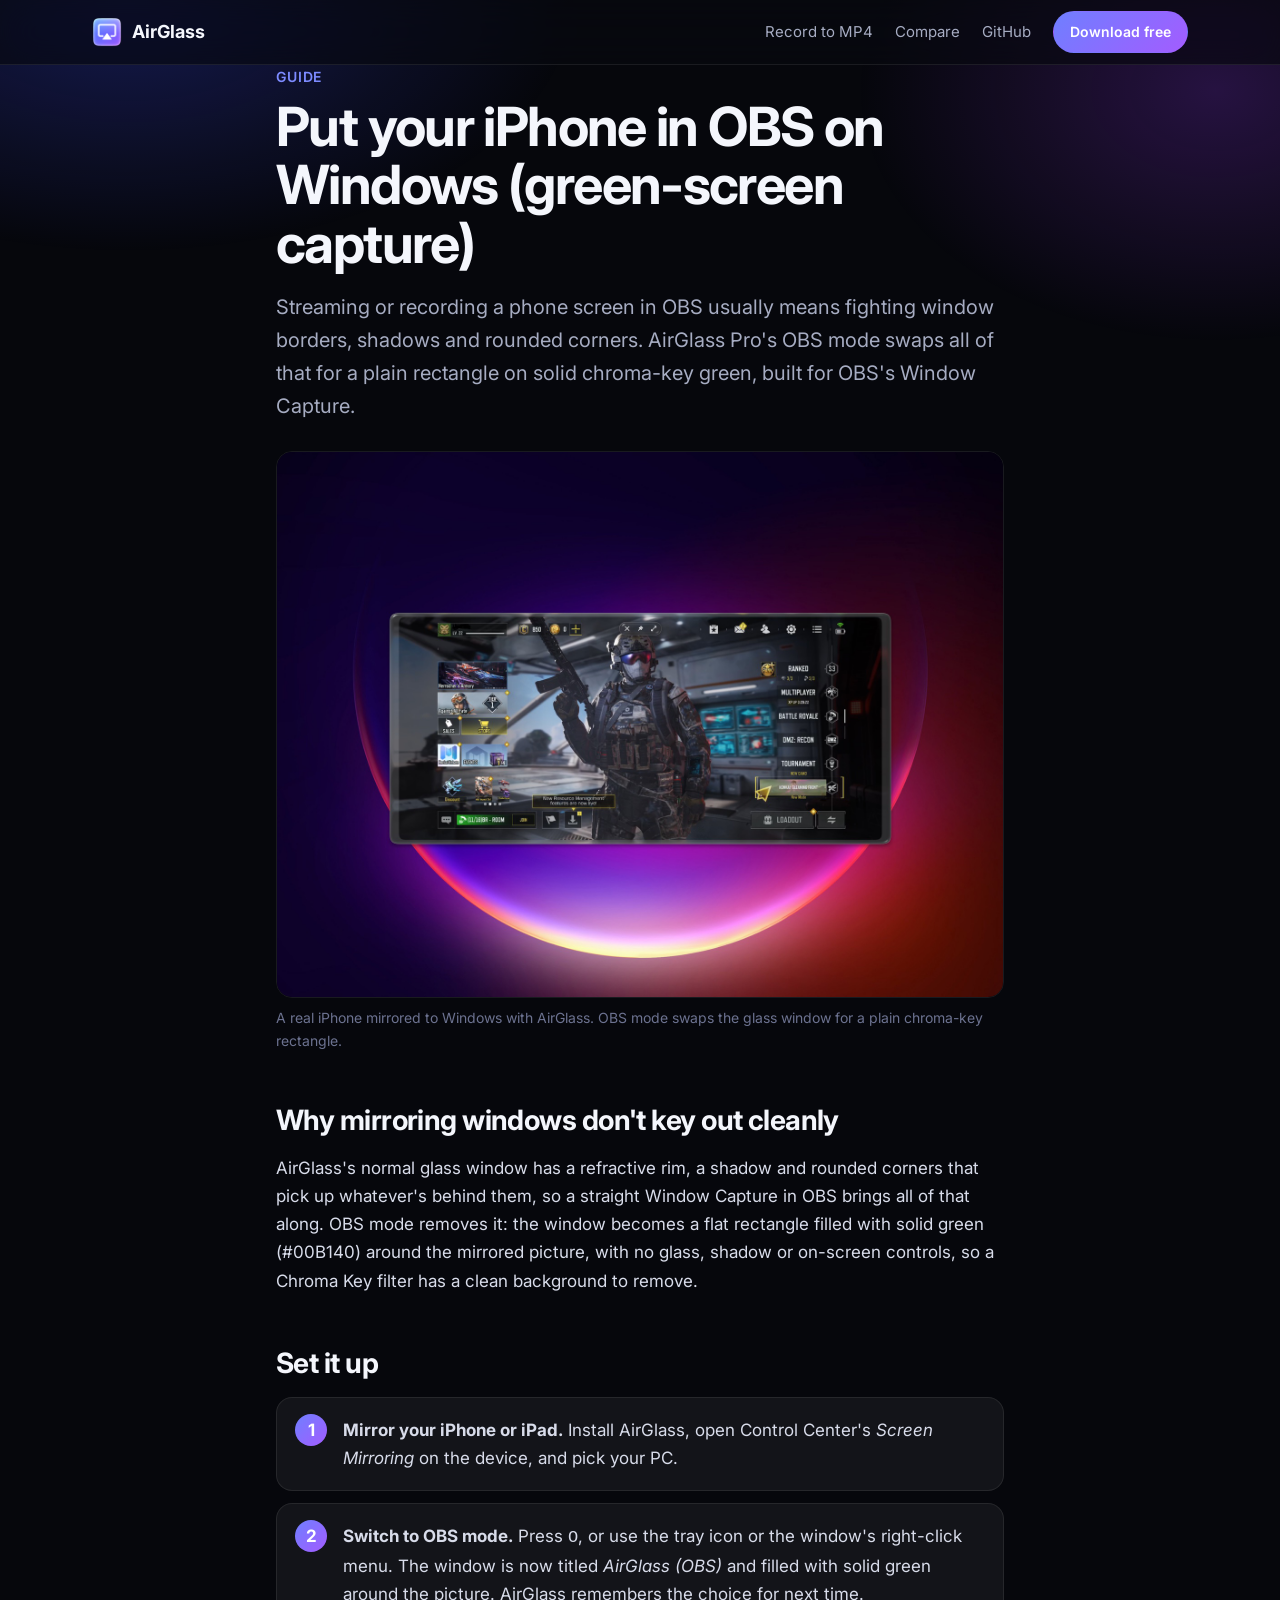
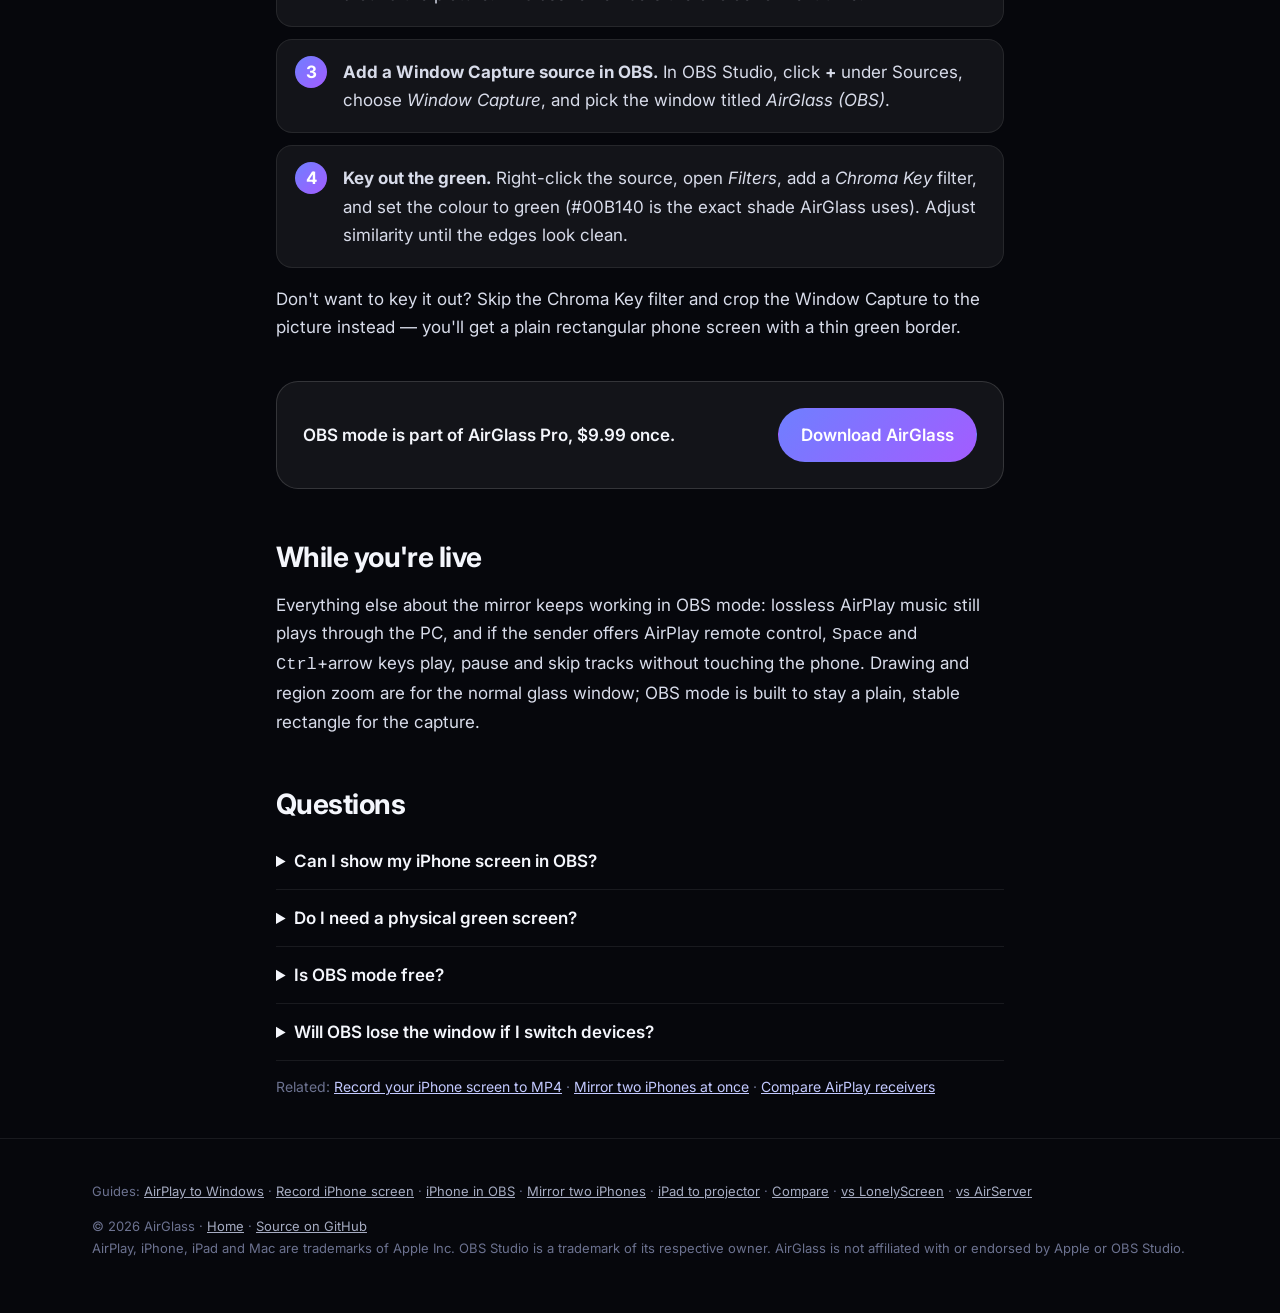
<file: site/iphone-to-obs/index.html>
<!doctype html>
<html lang="en">
<head>
<meta charset="utf-8">
<meta name="viewport" content="width=device-width, initial-scale=1">
<title>Put Your iPhone in OBS on Windows, Green-Screen Capture · AirGlass</title>
<meta name="description" content="Show your iPhone or iPad screen in OBS on a Windows PC with a clean chroma-key capture. AirGlass Pro's OBS mode gives OBS Window Capture a plain green window to key out, free to try.">
<link rel="canonical" href="https://jdkuk.github.io/AirGlass/iphone-to-obs/">
<meta name="color-scheme" content="dark">
<meta name="theme-color" content="#07080d">
<link rel="icon" href="../icon.png">
<meta property="og:title" content="Put your iPhone in OBS on Windows (green-screen capture)">
<meta property="og:description" content="AirGlass Pro's OBS mode gives OBS Window Capture a clean chroma-key window for your iPhone or iPad.">
<meta property="og:image" content="https://jdkuk.github.io/AirGlass/og.png">
<meta property="og:url" content="https://jdkuk.github.io/AirGlass/iphone-to-obs/">
<meta property="og:type" content="article">
<meta name="twitter:card" content="summary_large_image">
<link rel="preconnect" href="https://fonts.googleapis.com">
<link rel="preconnect" href="https://fonts.gstatic.com" crossorigin>
<link rel="stylesheet" href="https://fonts.googleapis.com/css2?family=Inter:wght@400;500;600;700;800&display=swap">
<link rel="stylesheet" href="../pages.css">
<script type="application/ld+json">
{
  "@context": "https://schema.org",
  "@type": "HowTo",
  "name": "How to put an iPhone or iPad in OBS on Windows",
  "description": "Mirror an iPhone or iPad to Windows with AirGlass, switch to OBS mode, and capture it cleanly in OBS Studio with Window Capture and a chroma-key filter.",
  "totalTime": "PT2M",
  "tool": [{"@type": "HowToTool", "name": "AirGlass Pro (AirPlay receiver with OBS mode)"}, {"@type": "HowToTool", "name": "OBS Studio"}],
  "step": [
    {"@type": "HowToStep", "name": "Mirror the device", "text": "Install AirGlass, then mirror the iPhone or iPad from Control Center's Screen Mirroring."},
    {"@type": "HowToStep", "name": "Switch to OBS mode", "text": "Press O, or use the tray or window menu. The glass window is replaced by a plain rectangle on solid chroma-key green, titled 'AirGlass (OBS)'."},
    {"@type": "HowToStep", "name": "Add a Window Capture source in OBS", "text": "In OBS Studio, add a Window Capture source and choose the window titled 'AirGlass (OBS)'."},
    {"@type": "HowToStep", "name": "Key out the green", "text": "Add a Chroma Key filter to the source set to green (#00B140) to remove the background, or skip the filter to keep a plain rectangular picture."}
  ]
}
</script>
<script type="application/ld+json">
{
  "@context": "https://schema.org",
  "@type": "FAQPage",
  "mainEntity": [
    {"@type": "Question", "name": "Can I show my iPhone screen in OBS?", "acceptedAnswer": {"@type": "Answer", "text": "Yes. Mirror the iPhone to Windows with AirGlass, switch the window to OBS mode, and add it to OBS as a Window Capture source."}},
    {"@type": "Question", "name": "Do I need a physical green screen?", "acceptedAnswer": {"@type": "Answer", "text": "No. OBS mode replaces the glass window itself with a plain rectangle on solid chroma-key green (#00B140), so OBS's own Chroma Key filter can remove the background without any physical screen."}},
    {"@type": "Question", "name": "Is OBS mode free?", "acceptedAnswer": {"@type": "Answer", "text": "No, OBS mode is part of AirGlass Pro, a $9.99 one-time upgrade usable on up to 3 PCs. The free edition mirrors full screen only."}},
    {"@type": "Question", "name": "Will OBS lose the window if I switch devices?", "acceptedAnswer": {"@type": "Answer", "text": "No. The capture window keeps the title 'AirGlass (OBS)' so the same OBS source keeps finding it, and AirGlass remembers that you want OBS mode for next time."}}
  ]
}
</script>
</head>
<body>
<nav class="top">
  <div class="wrap">
    <a class="brand" href="../"><img src="../icon.png" alt="">AirGlass</a>
    <div class="navlinks">
      <a class="hide-sm" href="../record-iphone-screen-on-pc/">Record to MP4</a>
      <a class="hide-sm" href="../compare/">Compare</a>
      <a class="hide-sm" href="https://github.com/jdkuk/AirGlass">GitHub</a>
      <a class="btn primary" href="https://github.com/jdkuk/AirGlass/releases/latest">Download free</a>
    </div>
  </div>
</nav>

<main>
<article class="wrap narrow">
  <div class="kicker">Guide</div>
  <h1>Put your iPhone in OBS on Windows (green-screen capture)</h1>
  <p class="lede">Streaming or recording a phone screen in OBS usually means fighting window borders, shadows and rounded corners. AirGlass Pro's OBS mode swaps all of that for a plain rectangle on solid chroma-key green, built for OBS's Window Capture.</p>

  <figure>
    <img src="../media/real-iphone-game.jpg" alt="A real iPhone mirrored to Windows with AirGlass" width="1600" height="1200">
    <figcaption>A real iPhone mirrored to Windows with AirGlass. OBS mode swaps the glass window for a plain chroma-key rectangle.</figcaption>
  </figure>

  <h2>Why mirroring windows don't key out cleanly</h2>
  <p>AirGlass's normal glass window has a refractive rim, a shadow and rounded corners that pick up whatever's behind them, so a straight Window Capture in OBS brings all of that along. OBS mode removes it: the window becomes a flat rectangle filled with solid green (#00B140) around the mirrored picture, with no glass, shadow or on-screen controls, so a Chroma Key filter has a clean background to remove.</p>

  <h2>Set it up</h2>
  <ol class="steps">
    <li><strong>Mirror your iPhone or iPad.</strong> Install AirGlass, open Control Center's <em>Screen Mirroring</em> on the device, and pick your PC.</li>
    <li><strong>Switch to OBS mode.</strong> Press <kbd>O</kbd>, or use the tray icon or the window's right-click menu. The window is now titled <em>AirGlass (OBS)</em> and filled with solid green around the picture. AirGlass remembers the choice for next time.</li>
    <li><strong>Add a Window Capture source in OBS.</strong> In OBS Studio, click <strong>+</strong> under Sources, choose <em>Window Capture</em>, and pick the window titled <em>AirGlass (OBS)</em>.</li>
    <li><strong>Key out the green.</strong> Right-click the source, open <em>Filters</em>, add a <em>Chroma Key</em> filter, and set the colour to green (#00B140 is the exact shade AirGlass uses). Adjust similarity until the edges look clean.</li>
  </ol>
  <p>Don't want to key it out? Skip the Chroma Key filter and crop the Window Capture to the picture instead — you'll get a plain rectangular phone screen with a thin green border.</p>

  <div class="cta">
    <p>OBS mode is part of AirGlass Pro, $9.99 once.</p>
    <a class="btn primary" href="https://github.com/jdkuk/AirGlass/releases/latest">Download AirGlass</a>
  </div>

  <h2>While you're live</h2>
  <p>Everything else about the mirror keeps working in OBS mode: lossless AirPlay music still plays through the PC, and if the sender offers AirPlay remote control, <kbd>Space</kbd> and <kbd>Ctrl</kbd>+arrow keys play, pause and skip tracks without touching the phone. Drawing and region zoom are for the normal glass window; OBS mode is built to stay a plain, stable rectangle for the capture.</p>

  <h2>Questions</h2>
  <details><summary>Can I show my iPhone screen in OBS?</summary><p>Yes. Mirror the iPhone to Windows with AirGlass, switch the window to OBS mode, and add it to OBS as a Window Capture source.</p></details>
  <details><summary>Do I need a physical green screen?</summary><p>No. OBS mode replaces the glass window itself with a plain rectangle on solid chroma-key green (#00B140), so OBS's own Chroma Key filter can remove the background without any physical screen.</p></details>
  <details><summary>Is OBS mode free?</summary><p>No, OBS mode is part of AirGlass Pro, a $9.99 one-time upgrade usable on up to 3 PCs. The free edition mirrors full screen only.</p></details>
  <details><summary>Will OBS lose the window if I switch devices?</summary><p>No. The capture window keeps the title "AirGlass (OBS)" so the same OBS source keeps finding it, and AirGlass remembers that you want OBS mode for next time.</p></details>

  <p class="small">Related: <a href="../record-iphone-screen-on-pc/">Record your iPhone screen to MP4</a> · <a href="../mirror-two-iphones-to-pc/">Mirror two iPhones at once</a> · <a href="../compare/">Compare AirPlay receivers</a></p>
</article>
</main>

<footer>
  <div class="wrap">
    <div class="footguides">Guides: <a href="../airplay-to-windows/">AirPlay to Windows</a> · <a href="../record-iphone-screen-on-pc/">Record iPhone screen</a> · <a href="./">iPhone in OBS</a> · <a href="../mirror-two-iphones-to-pc/">Mirror two iPhones</a> · <a href="../ipad-to-projector-without-apple-tv/">iPad to projector</a> · <a href="../compare/">Compare</a> · <a href="../lonelyscreen-alternative/">vs LonelyScreen</a> · <a href="../airserver-alternative/">vs AirServer</a></div>
    © 2026 AirGlass · <a href="../">Home</a> · <a href="https://github.com/jdkuk/AirGlass">Source on GitHub</a><br>
    AirPlay, iPhone, iPad and Mac are trademarks of Apple Inc. OBS Studio is a trademark of its respective owner. AirGlass is not affiliated with or endorsed by Apple or OBS Studio.
  </div>
</footer>
</body>
</html>
</file>
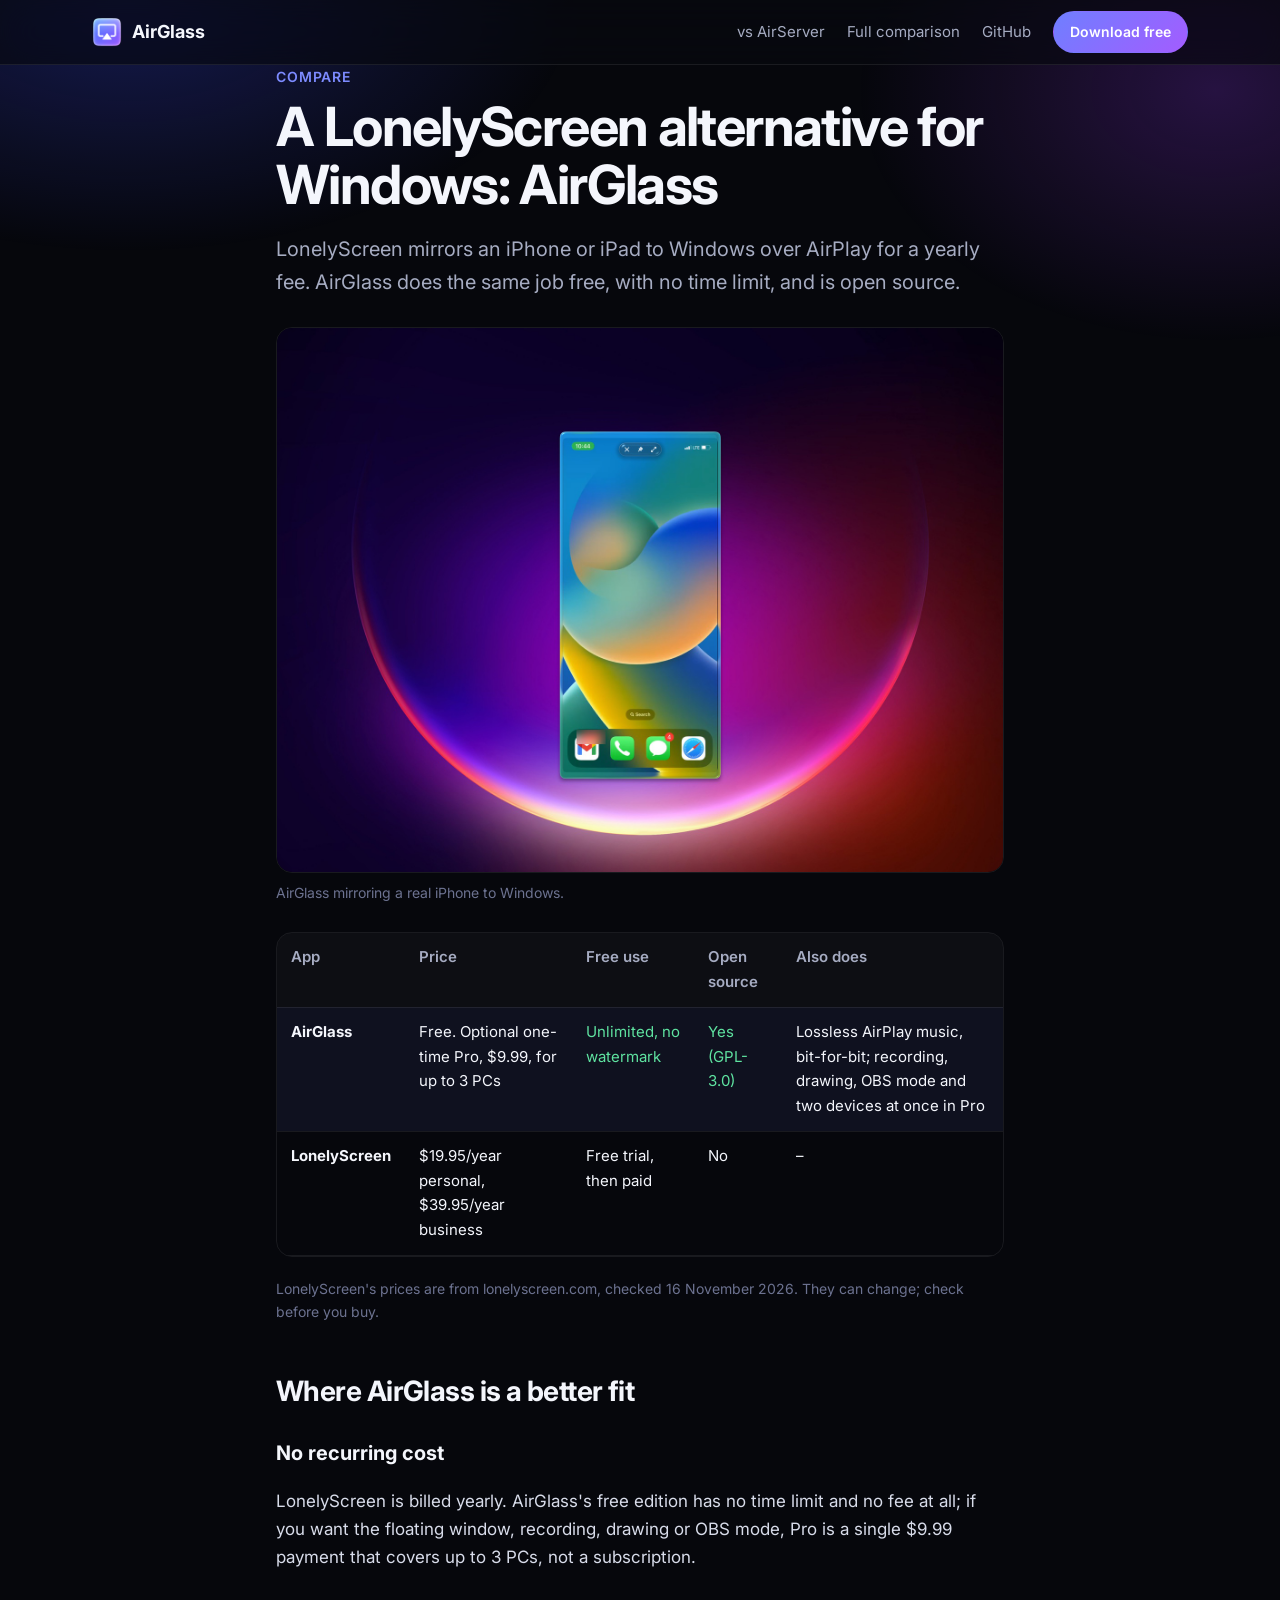
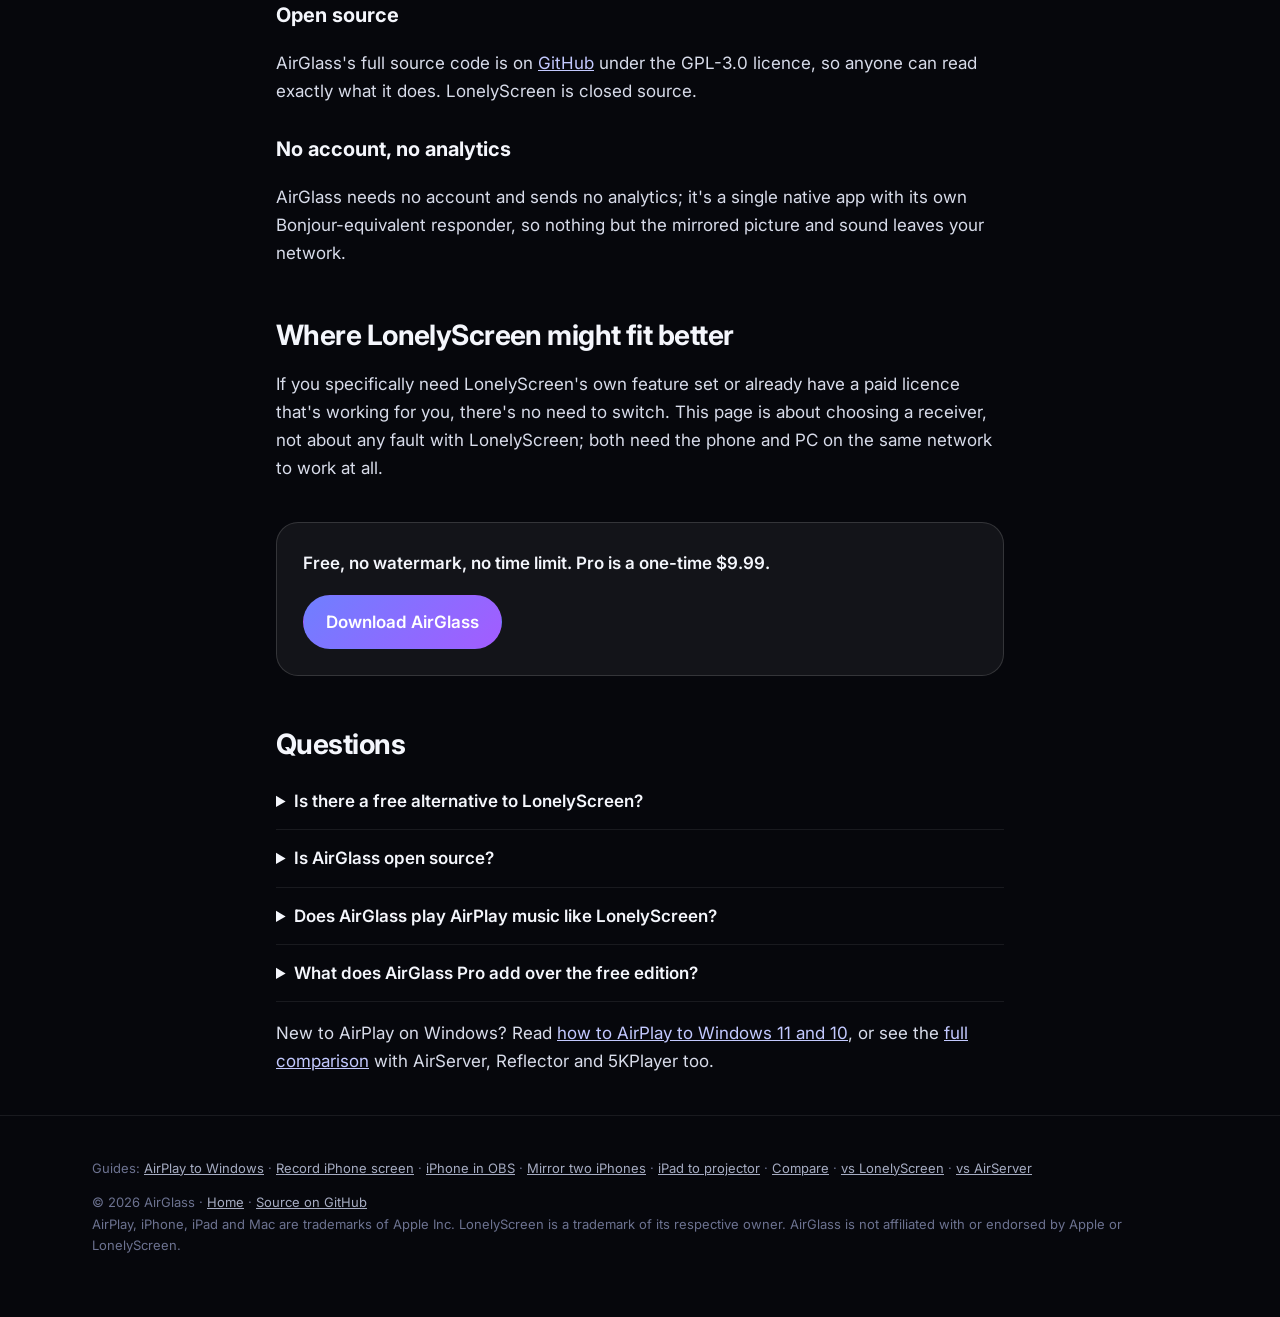
<file: site/lonelyscreen-alternative/index.html>
<!doctype html>
<html lang="en">
<head>
<meta charset="utf-8">
<meta name="viewport" content="width=device-width, initial-scale=1">
<title>LonelyScreen Alternative for Windows: AirGlass (Free, Open Source) · AirGlass</title>
<meta name="description" content="Looking for a LonelyScreen alternative? AirGlass is a free, open-source AirPlay receiver for Windows with no yearly fee, compared on price, trial and features.">
<link rel="canonical" href="https://jdkuk.github.io/AirGlass/lonelyscreen-alternative/">
<meta name="color-scheme" content="dark">
<meta name="theme-color" content="#07080d">
<link rel="icon" href="../icon.png">
<meta property="og:title" content="A LonelyScreen alternative for Windows: AirGlass">
<meta property="og:description" content="Free and open source, no yearly fee. AirGlass compared with LonelyScreen on price, trial and features.">
<meta property="og:image" content="https://jdkuk.github.io/AirGlass/og.png">
<meta property="og:url" content="https://jdkuk.github.io/AirGlass/lonelyscreen-alternative/">
<meta property="og:type" content="article">
<meta name="twitter:card" content="summary_large_image">
<link rel="preconnect" href="https://fonts.googleapis.com">
<link rel="preconnect" href="https://fonts.gstatic.com" crossorigin>
<link rel="stylesheet" href="https://fonts.googleapis.com/css2?family=Inter:wght@400;500;600;700;800&display=swap">
<link rel="stylesheet" href="../pages.css">
<script type="application/ld+json">
{
  "@context": "https://schema.org",
  "@type": "FAQPage",
  "mainEntity": [
    {"@type": "Question", "name": "Is there a free alternative to LonelyScreen?", "acceptedAnswer": {"@type": "Answer", "text": "Yes. AirGlass mirrors iPhone, iPad and Mac screens to Windows for free, with no watermark, no time limit and no yearly fee. LonelyScreen's $19.95-a-year personal licence follows a free trial download."}},
    {"@type": "Question", "name": "Is AirGlass open source?", "acceptedAnswer": {"@type": "Answer", "text": "Yes, under the GPL-3.0 licence; the full source is on GitHub. LonelyScreen is closed source."}},
    {"@type": "Question", "name": "Does AirGlass play AirPlay music like LonelyScreen?", "acceptedAnswer": {"@type": "Answer", "text": "Yes. AirGlass receives AirPlay music as Apple Lossless (16-bit, 44.1 kHz) and plays it bit-for-bit through the PC's speakers or DAC."}},
    {"@type": "Question", "name": "What does AirGlass Pro add over the free edition?", "acceptedAnswer": {"@type": "Answer", "text": "A floating, resizable glass window; screenshots; MP4 recording with sound; drawing on screen; region zoom; OBS mode; two devices mirroring at once; and a PIN or allow-list for new devices. It's $9.99 once, for up to 3 PCs."}}
  ]
}
</script>
</head>
<body>
<nav class="top">
  <div class="wrap">
    <a class="brand" href="../"><img src="../icon.png" alt="">AirGlass</a>
    <div class="navlinks">
      <a class="hide-sm" href="../airserver-alternative/">vs AirServer</a>
      <a class="hide-sm" href="../compare/">Full comparison</a>
      <a class="hide-sm" href="https://github.com/jdkuk/AirGlass">GitHub</a>
      <a class="btn primary" href="https://github.com/jdkuk/AirGlass/releases/latest">Download free</a>
    </div>
  </div>
</nav>

<main>
<article class="wrap narrow">
  <div class="kicker">Compare</div>
  <h1>A LonelyScreen alternative for Windows: AirGlass</h1>
  <p class="lede">LonelyScreen mirrors an iPhone or iPad to Windows over AirPlay for a yearly fee. AirGlass does the same job free, with no time limit, and is open source.</p>

  <figure>
    <img src="../media/real-iphone-home-screen.jpg" alt="A real iPhone mirrored to a Windows desktop with AirGlass" width="1600" height="1200">
    <figcaption>AirGlass mirroring a real iPhone to Windows.</figcaption>
  </figure>

  <div class="tablewrap">
    <table>
      <thead><tr><th>App</th><th>Price</th><th>Free use</th><th>Open source</th><th>Also does</th></tr></thead>
      <tbody>
        <tr class="us"><th>AirGlass</th><td>Free. Optional one-time Pro, $9.99, for up to 3 PCs</td><td class="yes">Unlimited, no watermark</td><td class="yes">Yes (GPL-3.0)</td><td>Lossless AirPlay music, bit-for-bit; recording, drawing, OBS mode and two devices at once in Pro</td></tr>
        <tr><th>LonelyScreen</th><td>$19.95/year personal, $39.95/year business</td><td>Free trial, then paid</td><td>No</td><td>–</td></tr>
      </tbody>
    </table>
  </div>
  <p class="small">LonelyScreen's prices are from lonelyscreen.com, checked 16 November 2026. They can change; check before you buy.</p>

  <h2>Where AirGlass is a better fit</h2>
  <h3>No recurring cost</h3>
  <p>LonelyScreen is billed yearly. AirGlass's free edition has no time limit and no fee at all; if you want the floating window, recording, drawing or OBS mode, Pro is a single $9.99 payment that covers up to 3 PCs, not a subscription.</p>
  <h3>Open source</h3>
  <p>AirGlass's full source code is on <a href="https://github.com/jdkuk/AirGlass">GitHub</a> under the GPL-3.0 licence, so anyone can read exactly what it does. LonelyScreen is closed source.</p>
  <h3>No account, no analytics</h3>
  <p>AirGlass needs no account and sends no analytics; it's a single native app with its own Bonjour-equivalent responder, so nothing but the mirrored picture and sound leaves your network.</p>

  <h2>Where LonelyScreen might fit better</h2>
  <p>If you specifically need LonelyScreen's own feature set or already have a paid licence that's working for you, there's no need to switch. This page is about choosing a receiver, not about any fault with LonelyScreen; both need the phone and PC on the same network to work at all.</p>

  <div class="cta">
    <p>Free, no watermark, no time limit. Pro is a one-time $9.99.</p>
    <a class="btn primary" href="https://github.com/jdkuk/AirGlass/releases/latest">Download AirGlass</a>
  </div>

  <h2>Questions</h2>
  <details><summary>Is there a free alternative to LonelyScreen?</summary><p>Yes. AirGlass mirrors iPhone, iPad and Mac screens to Windows for free, with no watermark, no time limit and no yearly fee. LonelyScreen's $19.95-a-year personal licence follows a free trial download.</p></details>
  <details><summary>Is AirGlass open source?</summary><p>Yes, under the GPL-3.0 licence; the full source is on GitHub. LonelyScreen is closed source.</p></details>
  <details><summary>Does AirGlass play AirPlay music like LonelyScreen?</summary><p>Yes. AirGlass receives AirPlay music as Apple Lossless (16-bit, 44.1 kHz) and plays it bit-for-bit through the PC's speakers or DAC.</p></details>
  <details><summary>What does AirGlass Pro add over the free edition?</summary><p>A floating, resizable glass window; screenshots; MP4 recording with sound; drawing on screen; region zoom; OBS mode; two devices mirroring at once; and a PIN or allow-list for new devices. It's $9.99 once, for up to 3 PCs.</p></details>

  <p>New to AirPlay on Windows? Read <a href="../airplay-to-windows/">how to AirPlay to Windows 11 and 10</a>, or see the <a href="../compare/">full comparison</a> with AirServer, Reflector and 5KPlayer too.</p>
</article>
</main>

<footer>
  <div class="wrap">
    <div class="footguides">Guides: <a href="../airplay-to-windows/">AirPlay to Windows</a> · <a href="../record-iphone-screen-on-pc/">Record iPhone screen</a> · <a href="../iphone-to-obs/">iPhone in OBS</a> · <a href="../mirror-two-iphones-to-pc/">Mirror two iPhones</a> · <a href="../ipad-to-projector-without-apple-tv/">iPad to projector</a> · <a href="../compare/">Compare</a> · <a href="./">vs LonelyScreen</a> · <a href="../airserver-alternative/">vs AirServer</a></div>
    © 2026 AirGlass · <a href="../">Home</a> · <a href="https://github.com/jdkuk/AirGlass">Source on GitHub</a><br>
    AirPlay, iPhone, iPad and Mac are trademarks of Apple Inc. LonelyScreen is a trademark of its respective owner. AirGlass is not affiliated with or endorsed by Apple or LonelyScreen.
  </div>
</footer>
</body>
</html>
</file>
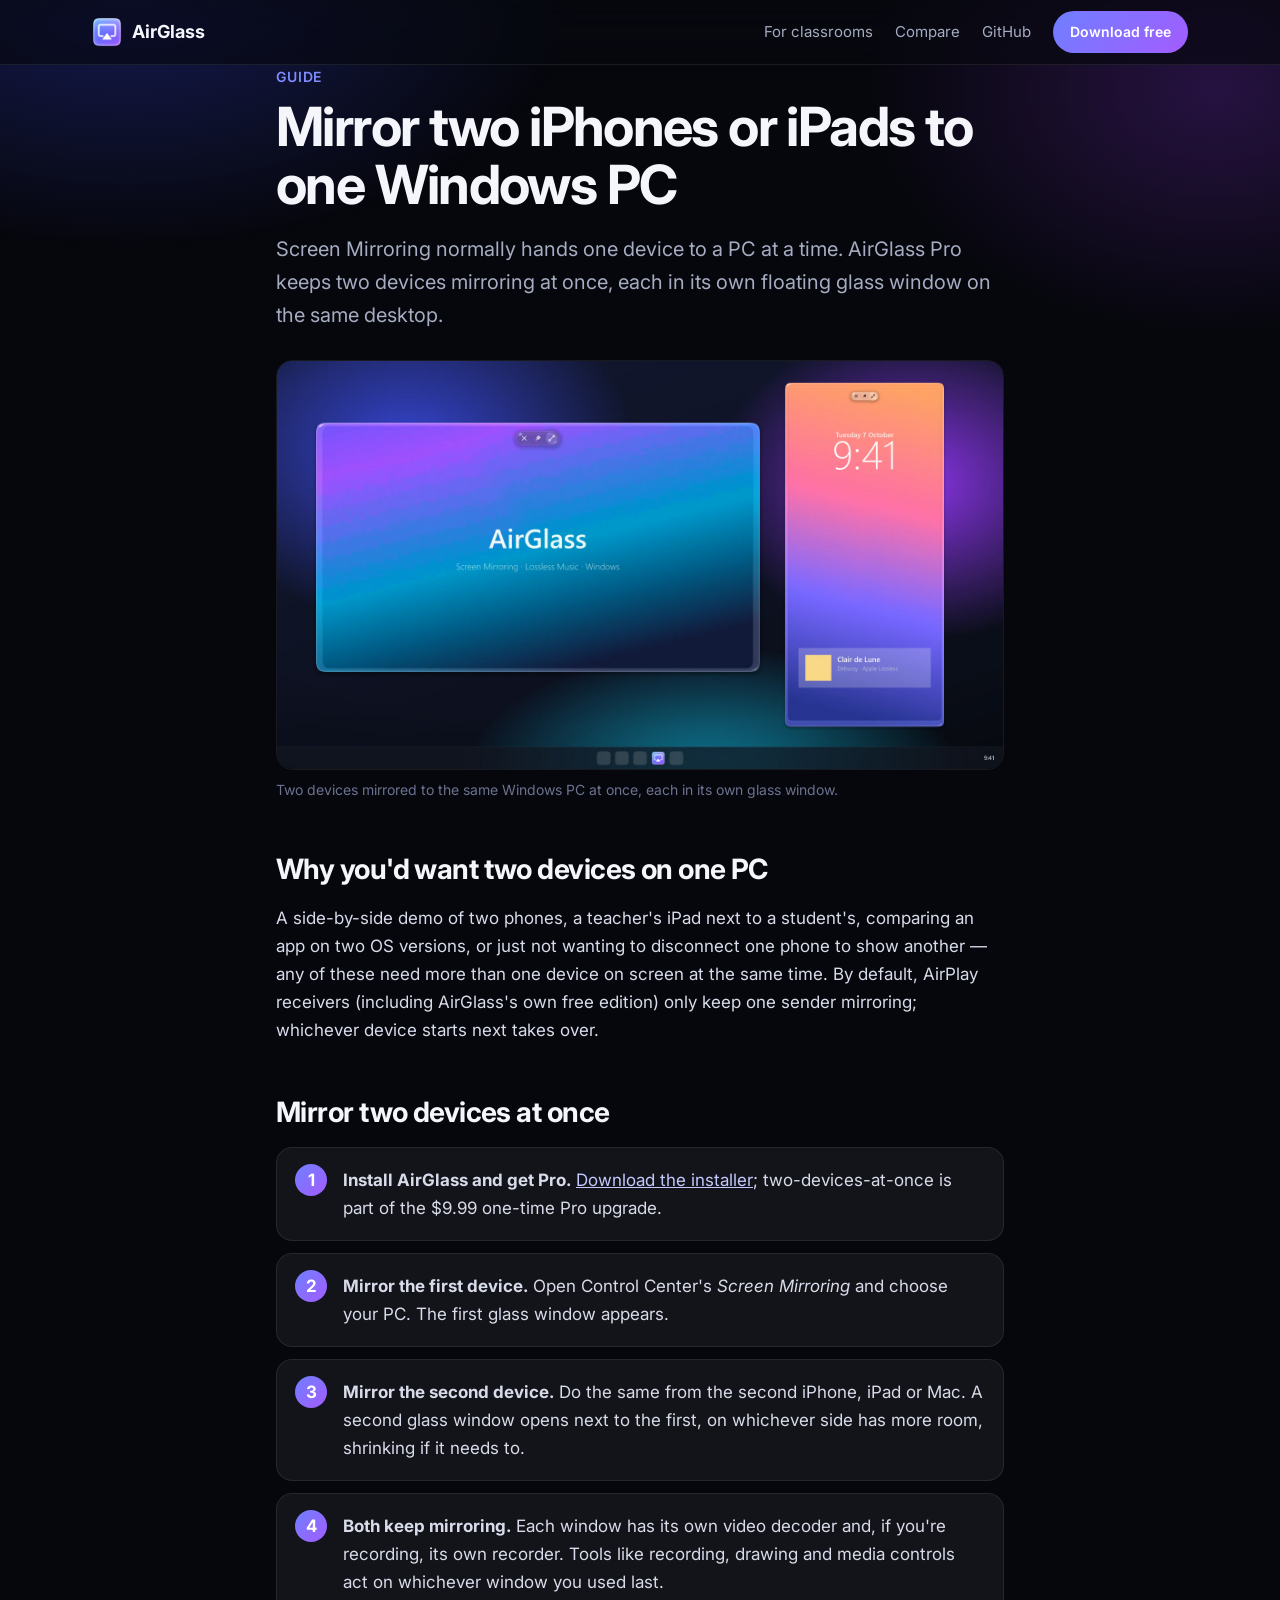
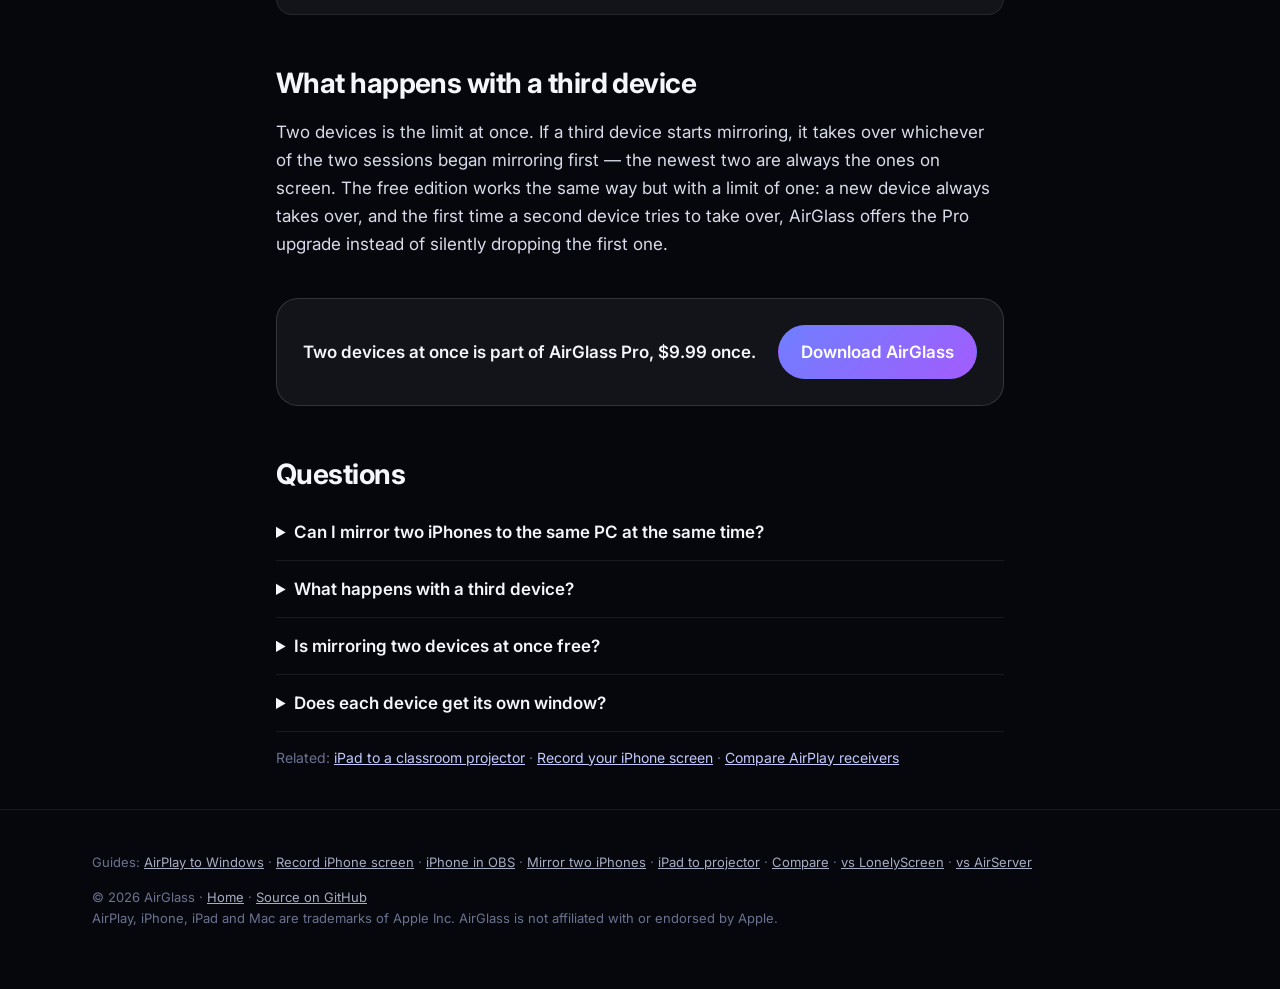
<file: site/mirror-two-iphones-to-pc/index.html>
<!doctype html>
<html lang="en">
<head>
<meta charset="utf-8">
<meta name="viewport" content="width=device-width, initial-scale=1">
<title>Mirror Two iPhones or iPads to One Windows PC · AirGlass</title>
<meta name="description" content="Mirror two iPhones, iPads or a Mac to the same Windows PC at once, each in its own window. How AirGlass Pro's two-devices-at-once mirroring works, free to try.">
<link rel="canonical" href="https://jdkuk.github.io/AirGlass/mirror-two-iphones-to-pc/">
<meta name="color-scheme" content="dark">
<meta name="theme-color" content="#07080d">
<link rel="icon" href="../icon.png">
<meta property="og:title" content="Mirror two iPhones or iPads to one Windows PC">
<meta property="og:description" content="AirGlass Pro mirrors two devices to the same Windows PC at once, each in its own glass window.">
<meta property="og:image" content="https://jdkuk.github.io/AirGlass/og.png">
<meta property="og:url" content="https://jdkuk.github.io/AirGlass/mirror-two-iphones-to-pc/">
<meta property="og:type" content="article">
<meta name="twitter:card" content="summary_large_image">
<link rel="preconnect" href="https://fonts.googleapis.com">
<link rel="preconnect" href="https://fonts.gstatic.com" crossorigin>
<link rel="stylesheet" href="https://fonts.googleapis.com/css2?family=Inter:wght@400;500;600;700;800&display=swap">
<link rel="stylesheet" href="../pages.css">
<script type="application/ld+json">
{
  "@context": "https://schema.org",
  "@type": "FAQPage",
  "mainEntity": [
    {"@type": "Question", "name": "Can I mirror two iPhones to the same PC at the same time?", "acceptedAnswer": {"@type": "Answer", "text": "Yes, with AirGlass Pro. Mirror the first device as normal, then mirror the second: a second glass window opens next to the first, each with its own decoder and recorder, and both keep mirroring at once."}},
    {"@type": "Question", "name": "What happens with a third device?", "acceptedAnswer": {"@type": "Answer", "text": "The third device takes over whichever of the two sessions started mirroring first. Two devices can mirror at once; a third always replaces the oldest of the two."}},
    {"@type": "Question", "name": "Is mirroring two devices at once free?", "acceptedAnswer": {"@type": "Answer", "text": "No, it's part of AirGlass Pro ($9.99 one-time, up to 3 PCs). The free edition mirrors one device at a time: a new device takes over from the first, and the first time that happens AirGlass offers Pro."}},
    {"@type": "Question", "name": "Does each device get its own window?", "acceptedAnswer": {"@type": "Answer", "text": "Yes. Each mirrored device has its own floating glass window, positioned next to the other with more room to fit, and shrinks if it has to. Tools like recording and media controls follow whichever window you used last."}}
  ]
}
</script>
</head>
<body>
<nav class="top">
  <div class="wrap">
    <a class="brand" href="../"><img src="../icon.png" alt="">AirGlass</a>
    <div class="navlinks">
      <a class="hide-sm" href="../ipad-to-projector-without-apple-tv/">For classrooms</a>
      <a class="hide-sm" href="../compare/">Compare</a>
      <a class="hide-sm" href="https://github.com/jdkuk/AirGlass">GitHub</a>
      <a class="btn primary" href="https://github.com/jdkuk/AirGlass/releases/latest">Download free</a>
    </div>
  </div>
</nav>

<main>
<article class="wrap narrow">
  <div class="kicker">Guide</div>
  <h1>Mirror two iPhones or iPads to one Windows PC</h1>
  <p class="lede">Screen Mirroring normally hands one device to a PC at a time. AirGlass Pro keeps two devices mirroring at once, each in its own floating glass window on the same desktop.</p>

  <figure>
    <img src="../media/desktop.jpg" srcset="../media/desktop.jpg 1600w, ../media/desktop@2x.jpg 3200w" sizes="(max-width: 760px) 100vw, 728px" alt="An iPhone and a Mac mirrored at the same time to a Windows desktop in separate floating glass windows" width="1600" height="900">
    <figcaption>Two devices mirrored to the same Windows PC at once, each in its own glass window.</figcaption>
  </figure>

  <h2>Why you'd want two devices on one PC</h2>
  <p>A side-by-side demo of two phones, a teacher's iPad next to a student's, comparing an app on two OS versions, or just not wanting to disconnect one phone to show another — any of these need more than one device on screen at the same time. By default, AirPlay receivers (including AirGlass's own free edition) only keep one sender mirroring; whichever device starts next takes over.</p>

  <h2>Mirror two devices at once</h2>
  <ol class="steps">
    <li><strong>Install AirGlass and get Pro.</strong> <a href="https://github.com/jdkuk/AirGlass/releases/latest">Download the installer</a>; two-devices-at-once is part of the $9.99 one-time Pro upgrade.</li>
    <li><strong>Mirror the first device.</strong> Open Control Center's <em>Screen Mirroring</em> and choose your PC. The first glass window appears.</li>
    <li><strong>Mirror the second device.</strong> Do the same from the second iPhone, iPad or Mac. A second glass window opens next to the first, on whichever side has more room, shrinking if it needs to.</li>
    <li><strong>Both keep mirroring.</strong> Each window has its own video decoder and, if you're recording, its own recorder. Tools like recording, drawing and media controls act on whichever window you used last.</li>
  </ol>

  <h2>What happens with a third device</h2>
  <p>Two devices is the limit at once. If a third device starts mirroring, it takes over whichever of the two sessions began mirroring first — the newest two are always the ones on screen. The free edition works the same way but with a limit of one: a new device always takes over, and the first time a second device tries to take over, AirGlass offers the Pro upgrade instead of silently dropping the first one.</p>

  <div class="cta">
    <p>Two devices at once is part of AirGlass Pro, $9.99 once.</p>
    <a class="btn primary" href="https://github.com/jdkuk/AirGlass/releases/latest">Download AirGlass</a>
  </div>

  <h2>Questions</h2>
  <details><summary>Can I mirror two iPhones to the same PC at the same time?</summary><p>Yes, with AirGlass Pro. Mirror the first device as normal, then mirror the second: a second glass window opens next to the first, each with its own decoder and recorder, and both keep mirroring at once.</p></details>
  <details><summary>What happens with a third device?</summary><p>The third device takes over whichever of the two sessions started mirroring first. Two devices can mirror at once; a third always replaces the oldest of the two.</p></details>
  <details><summary>Is mirroring two devices at once free?</summary><p>No, it's part of AirGlass Pro ($9.99 one-time, up to 3 PCs). The free edition mirrors one device at a time: a new device takes over from the first, and the first time that happens AirGlass offers Pro.</p></details>
  <details><summary>Does each device get its own window?</summary><p>Yes. Each mirrored device has its own floating glass window, positioned next to the other with more room to fit, and shrinks if it has to. Tools like recording and media controls follow whichever window you used last.</p></details>

  <p class="small">Related: <a href="../ipad-to-projector-without-apple-tv/">iPad to a classroom projector</a> · <a href="../record-iphone-screen-on-pc/">Record your iPhone screen</a> · <a href="../compare/">Compare AirPlay receivers</a></p>
</article>
</main>

<footer>
  <div class="wrap">
    <div class="footguides">Guides: <a href="../airplay-to-windows/">AirPlay to Windows</a> · <a href="../record-iphone-screen-on-pc/">Record iPhone screen</a> · <a href="../iphone-to-obs/">iPhone in OBS</a> · <a href="./">Mirror two iPhones</a> · <a href="../ipad-to-projector-without-apple-tv/">iPad to projector</a> · <a href="../compare/">Compare</a> · <a href="../lonelyscreen-alternative/">vs LonelyScreen</a> · <a href="../airserver-alternative/">vs AirServer</a></div>
    © 2026 AirGlass · <a href="../">Home</a> · <a href="https://github.com/jdkuk/AirGlass">Source on GitHub</a><br>
    AirPlay, iPhone, iPad and Mac are trademarks of Apple Inc. AirGlass is not affiliated with or endorsed by Apple.
  </div>
</footer>
</body>
</html>
</file>
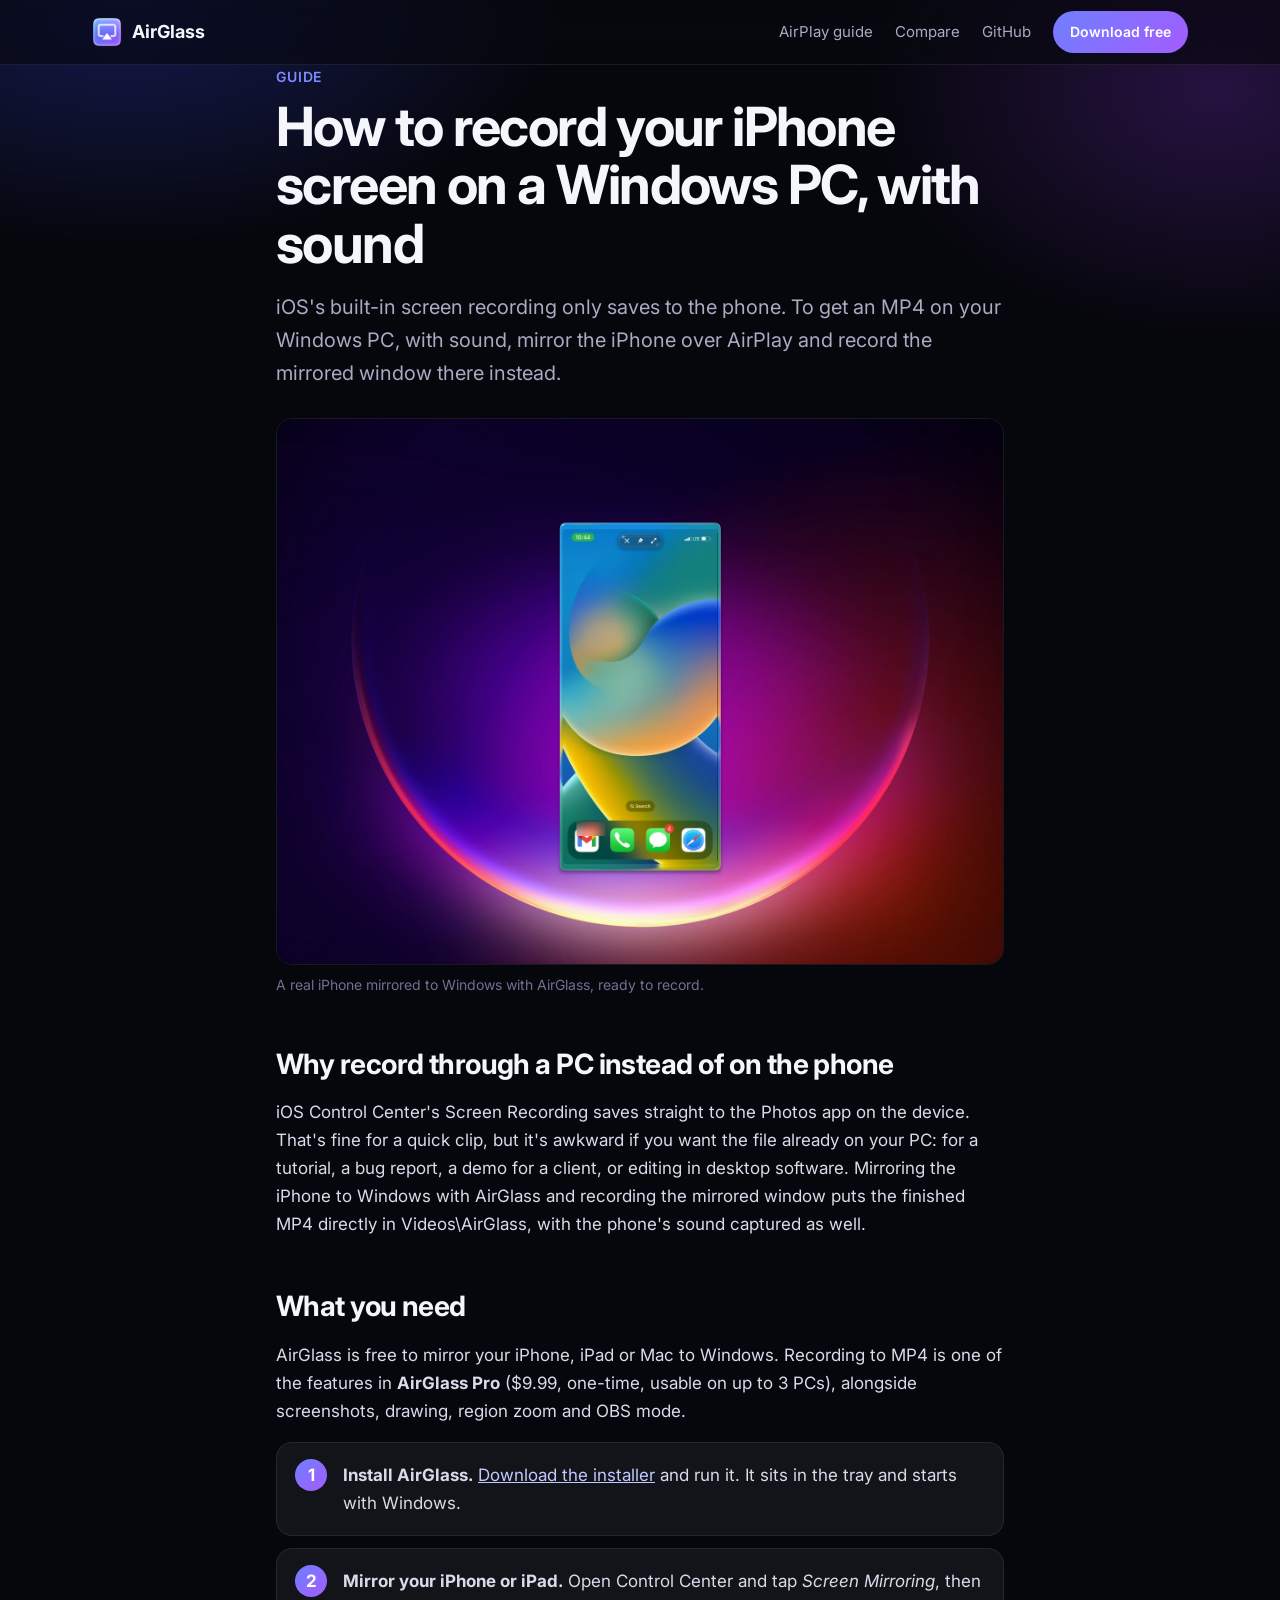
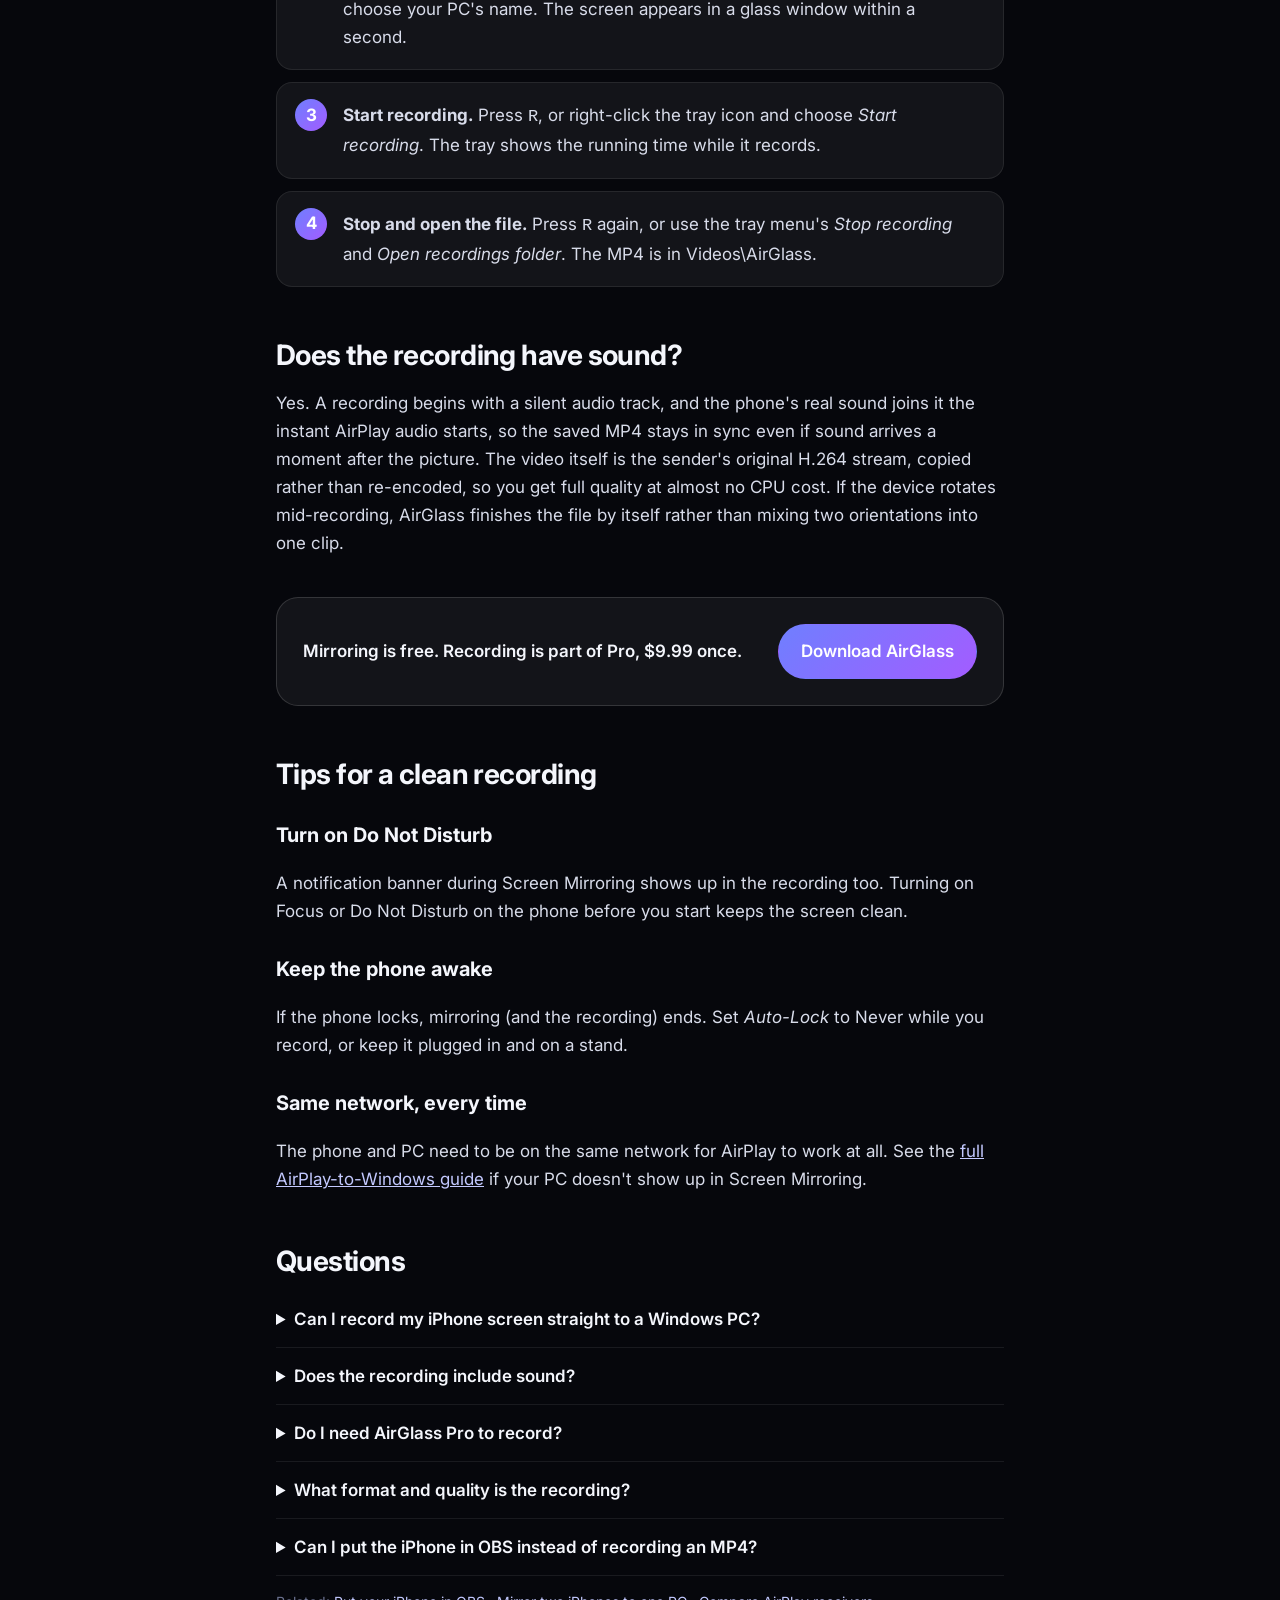
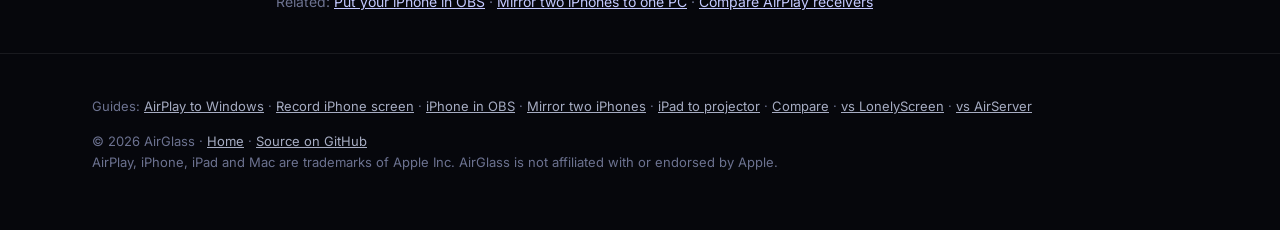
<file: site/record-iphone-screen-on-pc/index.html>
<!doctype html>
<html lang="en">
<head>
<meta charset="utf-8">
<meta name="viewport" content="width=device-width, initial-scale=1">
<title>How to Record Your iPhone Screen on a Windows PC, With Sound · AirGlass</title>
<meta name="description" content="iOS screen recording stays on the phone. Here's how to record your iPhone or iPad screen to an MP4 on a Windows PC, with sound, using the free AirGlass AirPlay receiver.">
<link rel="canonical" href="https://jdkuk.github.io/AirGlass/record-iphone-screen-on-pc/">
<meta name="color-scheme" content="dark">
<meta name="theme-color" content="#07080d">
<link rel="icon" href="../icon.png">
<meta property="og:title" content="How to record your iPhone screen on a Windows PC, with sound">
<meta property="og:description" content="Mirror your iPhone to a Windows PC with AirGlass, then record the screen to an MP4 with sound.">
<meta property="og:image" content="https://jdkuk.github.io/AirGlass/og.png">
<meta property="og:url" content="https://jdkuk.github.io/AirGlass/record-iphone-screen-on-pc/">
<meta property="og:type" content="article">
<meta name="twitter:card" content="summary_large_image">
<link rel="preconnect" href="https://fonts.googleapis.com">
<link rel="preconnect" href="https://fonts.gstatic.com" crossorigin>
<link rel="stylesheet" href="https://fonts.googleapis.com/css2?family=Inter:wght@400;500;600;700;800&display=swap">
<link rel="stylesheet" href="../pages.css">
<script type="application/ld+json">
{
  "@context": "https://schema.org",
  "@type": "HowTo",
  "name": "How to record your iPhone or iPad screen on a Windows PC, with sound",
  "description": "Mirror an iPhone or iPad to a Windows PC with AirGlass, then record the mirrored screen to an MP4 with sound.",
  "totalTime": "PT2M",
  "tool": [{"@type": "HowToTool", "name": "AirGlass Pro (AirPlay receiver for Windows with recording)"}],
  "step": [
    {"@type": "HowToStep", "name": "Install AirGlass", "text": "Download AirGlass from github.com/jdkuk/AirGlass/releases/latest and run the installer. Recording to MP4 is a Pro feature ($9.99 one-time, usable on up to 3 PCs)."},
    {"@type": "HowToStep", "name": "Mirror the iPhone or iPad", "text": "On the device, open Control Center and tap Screen Mirroring, then choose your PC. The screen appears in a glass window."},
    {"@type": "HowToStep", "name": "Start recording", "text": "Press R, or use the tray menu's Start recording. AirGlass copies the sender's H.264 stream without re-encoding, so quality stays full and CPU use stays low."},
    {"@type": "HowToStep", "name": "Stop and find the file", "text": "Press R again, or use the tray menu. The MP4 is saved to Videos\\AirGlass, with sound included."}
  ]
}
</script>
<script type="application/ld+json">
{
  "@context": "https://schema.org",
  "@type": "FAQPage",
  "mainEntity": [
    {"@type": "Question", "name": "Can I record my iPhone screen straight to a Windows PC?", "acceptedAnswer": {"@type": "Answer", "text": "Yes. Mirror the iPhone to the PC over AirPlay with AirGlass, then press R to record the mirrored window to an MP4 on the PC. iOS's own screen recording only saves to the phone."}},
    {"@type": "Question", "name": "Does the recording include sound?", "acceptedAnswer": {"@type": "Answer", "text": "Yes. The recording starts with a silent audio track and the real sound joins it the moment AirPlay audio arrives, so picture and sound stay in sync in the saved MP4."}},
    {"@type": "Question", "name": "Do I need AirGlass Pro to record?", "acceptedAnswer": {"@type": "Answer", "text": "Yes. Mirroring is free in every edition; recording, screenshots, drawing, zoom and OBS mode are part of the $9.99 one-time Pro upgrade, usable on up to 3 PCs."}},
    {"@type": "Question", "name": "What format and quality is the recording?", "acceptedAnswer": {"@type": "Answer", "text": "An MP4 in Videos\\AirGlass. AirGlass copies the sender's H.264 video stream directly instead of re-encoding it, so the picture keeps its original quality and recording uses almost no CPU."}}
  ]
}
</script>
</head>
<body>
<nav class="top">
  <div class="wrap">
    <a class="brand" href="../"><img src="../icon.png" alt="">AirGlass</a>
    <div class="navlinks">
      <a class="hide-sm" href="../airplay-to-windows/">AirPlay guide</a>
      <a class="hide-sm" href="../compare/">Compare</a>
      <a class="hide-sm" href="https://github.com/jdkuk/AirGlass">GitHub</a>
      <a class="btn primary" href="https://github.com/jdkuk/AirGlass/releases/latest">Download free</a>
    </div>
  </div>
</nav>

<main>
<article class="wrap narrow">
  <div class="kicker">Guide</div>
  <h1>How to record your iPhone screen on a Windows PC, with sound</h1>
  <p class="lede">iOS's built-in screen recording only saves to the phone. To get an MP4 on your Windows PC, with sound, mirror the iPhone over AirPlay and record the mirrored window there instead.</p>

  <figure>
    <img src="../media/real-iphone-home-screen.jpg" alt="A real iPhone home screen mirrored to a Windows desktop in an AirGlass floating glass window" width="1600" height="1200">
    <figcaption>A real iPhone mirrored to Windows with AirGlass, ready to record.</figcaption>
  </figure>

  <h2>Why record through a PC instead of on the phone</h2>
  <p>iOS Control Center's Screen Recording saves straight to the Photos app on the device. That's fine for a quick clip, but it's awkward if you want the file already on your PC: for a tutorial, a bug report, a demo for a client, or editing in desktop software. Mirroring the iPhone to Windows with AirGlass and recording the mirrored window puts the finished MP4 directly in Videos\AirGlass, with the phone's sound captured as well.</p>

  <h2>What you need</h2>
  <p>AirGlass is free to mirror your iPhone, iPad or Mac to Windows. Recording to MP4 is one of the features in <strong>AirGlass Pro</strong> ($9.99, one-time, usable on up to 3 PCs), alongside screenshots, drawing, region zoom and OBS mode.</p>

  <ol class="steps">
    <li><strong>Install AirGlass.</strong> <a href="https://github.com/jdkuk/AirGlass/releases/latest">Download the installer</a> and run it. It sits in the tray and starts with Windows.</li>
    <li><strong>Mirror your iPhone or iPad.</strong> Open Control Center and tap <em>Screen Mirroring</em>, then choose your PC's name. The screen appears in a glass window within a second.</li>
    <li><strong>Start recording.</strong> Press <kbd>R</kbd>, or right-click the tray icon and choose <em>Start recording</em>. The tray shows the running time while it records.</li>
    <li><strong>Stop and open the file.</strong> Press <kbd>R</kbd> again, or use the tray menu's <em>Stop recording</em> and <em>Open recordings folder</em>. The MP4 is in Videos\AirGlass.</li>
  </ol>

  <h2>Does the recording have sound?</h2>
  <p>Yes. A recording begins with a silent audio track, and the phone's real sound joins it the instant AirPlay audio starts, so the saved MP4 stays in sync even if sound arrives a moment after the picture. The video itself is the sender's original H.264 stream, copied rather than re-encoded, so you get full quality at almost no CPU cost. If the device rotates mid-recording, AirGlass finishes the file by itself rather than mixing two orientations into one clip.</p>

  <div class="cta">
    <p>Mirroring is free. Recording is part of Pro, $9.99 once.</p>
    <a class="btn primary" href="https://github.com/jdkuk/AirGlass/releases/latest">Download AirGlass</a>
  </div>

  <h2>Tips for a clean recording</h2>
  <h3>Turn on Do Not Disturb</h3>
  <p>A notification banner during Screen Mirroring shows up in the recording too. Turning on Focus or Do Not Disturb on the phone before you start keeps the screen clean.</p>
  <h3>Keep the phone awake</h3>
  <p>If the phone locks, mirroring (and the recording) ends. Set <em>Auto-Lock</em> to Never while you record, or keep it plugged in and on a stand.</p>
  <h3>Same network, every time</h3>
  <p>The phone and PC need to be on the same network for AirPlay to work at all. See the <a href="../airplay-to-windows/">full AirPlay-to-Windows guide</a> if your PC doesn't show up in Screen Mirroring.</p>

  <h2>Questions</h2>
  <details><summary>Can I record my iPhone screen straight to a Windows PC?</summary><p>Yes. Mirror the iPhone to the PC over AirPlay with AirGlass, then press R to record the mirrored window to an MP4 on the PC. iOS's own screen recording only saves to the phone.</p></details>
  <details><summary>Does the recording include sound?</summary><p>Yes. The recording starts with a silent audio track and the real sound joins it the moment AirPlay audio arrives, so picture and sound stay in sync in the saved MP4.</p></details>
  <details><summary>Do I need AirGlass Pro to record?</summary><p>Yes. Mirroring is free in every edition; recording, screenshots, drawing, zoom and OBS mode are part of the $9.99 one-time Pro upgrade, usable on up to 3 PCs.</p></details>
  <details><summary>What format and quality is the recording?</summary><p>An MP4 in Videos\AirGlass. AirGlass copies the sender's H.264 video stream directly instead of re-encoding it, so the picture keeps its original quality and recording uses almost no CPU.</p></details>
  <details><summary>Can I put the iPhone in OBS instead of recording an MP4?</summary><p>Yes — see <a href="../iphone-to-obs/">how to put your iPhone in OBS on Windows</a> for live streaming instead of a saved file.</p></details>

  <p class="small">Related: <a href="../iphone-to-obs/">Put your iPhone in OBS</a> · <a href="../mirror-two-iphones-to-pc/">Mirror two iPhones to one PC</a> · <a href="../compare/">Compare AirPlay receivers</a></p>
</article>
</main>

<footer>
  <div class="wrap">
    <div class="footguides">Guides: <a href="../airplay-to-windows/">AirPlay to Windows</a> · <a href="./">Record iPhone screen</a> · <a href="../iphone-to-obs/">iPhone in OBS</a> · <a href="../mirror-two-iphones-to-pc/">Mirror two iPhones</a> · <a href="../ipad-to-projector-without-apple-tv/">iPad to projector</a> · <a href="../compare/">Compare</a> · <a href="../lonelyscreen-alternative/">vs LonelyScreen</a> · <a href="../airserver-alternative/">vs AirServer</a></div>
    © 2026 AirGlass · <a href="../">Home</a> · <a href="https://github.com/jdkuk/AirGlass">Source on GitHub</a><br>
    AirPlay, iPhone, iPad and Mac are trademarks of Apple Inc. AirGlass is not affiliated with or endorsed by Apple.
  </div>
</footer>
</body>
</html>
</file>
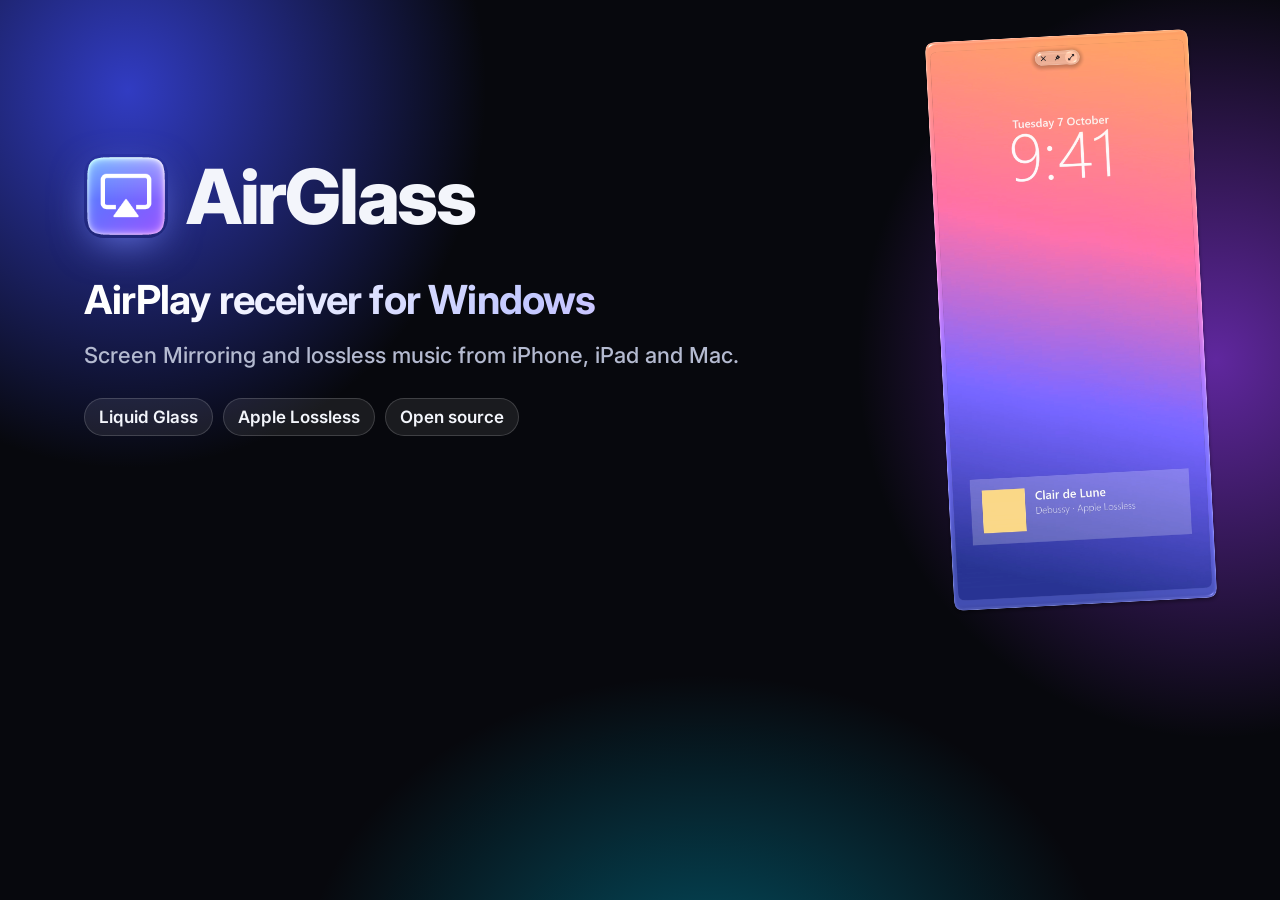
<file: tools/brand/banner.html>
<!doctype html>
<!-- 1280x640 README banner and GitHub social preview. Rendered by tools/brand/render.ps1. -->
<html>
<head>
<meta charset="utf-8">
<link rel="stylesheet" href="https://fonts.googleapis.com/css2?family=Inter:wght@500;700;800&display=swap">
<style>
  html, body { margin: 0; width: 1280px; height: 640px; overflow: hidden; background: #07080d; font-family: Inter, "Segoe UI", sans-serif; color: #f3f5fb; }
  .bg { position: absolute; inset: 0;
    background:
      radial-gradient(40% 60% at 10% 10%, rgba(63,77,255,.75), transparent 70%),
      radial-gradient(40% 60% at 95% 40%, rgba(155,60,255,.6), transparent 70%),
      radial-gradient(45% 50% at 55% 110%, rgba(0,166,200,.45), transparent 70%), #07080d; }
  .text { position: absolute; left: 84px; top: 150px; width: 800px; }
  .brand { display: flex; align-items: center; gap: 18px; }
  .brand img { width: 84px; height: 84px; border-radius: 20px; box-shadow: 0 12px 40px -10px rgba(124,140,255,.8); }
  .brand span { font-size: 76px; font-weight: 800; letter-spacing: -0.03em; }
  h1 { margin: 34px 0 0; font-size: 40px; line-height: 1.2; font-weight: 700; letter-spacing: -0.02em;
    background: linear-gradient(120deg, #fff 10%, #c3c9ff 55%, #e5b9ff); -webkit-background-clip: text; color: transparent; }
  p { margin: 18px 0 0; font-size: 22px; color: #b4bad0; font-weight: 500; }
  .chips { margin-top: 30px; display: flex; gap: 10px; }
  .chips b { font-size: 17px; font-weight: 600; padding: 8px 14px; border-radius: 999px; background: rgba(255,255,255,.08); border: 1px solid rgba(255,255,255,.16); }
  img.win { position: absolute; right: 70px; top: 28px; height: 584px; transform: rotate(-3deg); }
</style>
</head>
<body>
  <div class="bg"></div>
  <div class="text">
    <div class="brand"><img src="../../docs/images/icon.png" alt=""><span>AirGlass</span></div>
    <h1>AirPlay receiver for Windows</h1>
    <p>Screen Mirroring and lossless music from iPhone, iPad and Mac.</p>
    <div class="chips"><b>Liquid Glass</b><b>Apple Lossless</b><b>Open source</b></div>
  </div>
  <img class="win" src="../../docs/images/window-portrait.png" alt="">
</body>
</html>
</file>
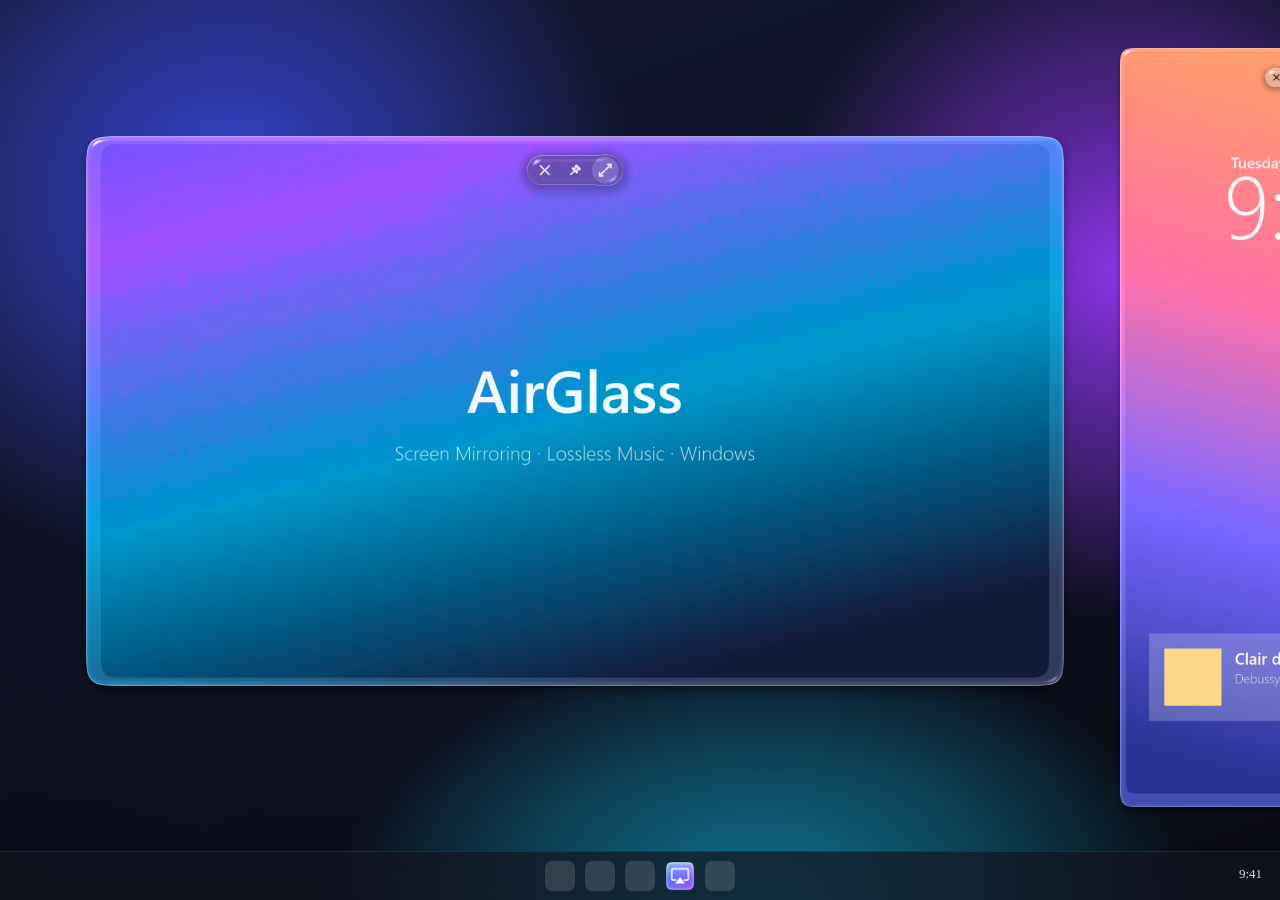
<file: tools/brand/hero.html>
<!doctype html>
<!-- README hero shot: real AirGlass renders (docs/images/window-*.png, captured with
     AIRGLASS_DEBUG_SNAPSHOT_RAW) on a desktop-style backdrop. Rendered by tools/brand/render.ps1. -->
<html>
<head>
<meta charset="utf-8">
<style>
  html, body { margin: 0; width: 1600px; height: 900px; overflow: hidden; background: #0b0d18; }
  .wall { position: absolute; inset: 0;
    background:
      radial-gradient(45% 60% at 18% 22%, #3846d6 0%, transparent 70%),
      radial-gradient(40% 55% at 88% 30%, #8a34e6 0%, transparent 70%),
      radial-gradient(50% 50% at 60% 105%, #0f8fb0 0%, transparent 70%),
      linear-gradient(160deg, #141833, #090b14); }
  .wall::after { content: ""; position: absolute; inset: 0; background: radial-gradient(120% 90% at 50% 40%, transparent 55%, rgba(0,0,0,.45)); }
  .taskbar { position: absolute; left: 0; right: 0; bottom: 0; height: 48px; background: rgba(20, 22, 34, .72);
    border-top: 1px solid rgba(255,255,255,.08); backdrop-filter: blur(20px); }
  .taskbar .icons { position: absolute; left: 50%; top: 9px; transform: translateX(-50%); display: flex; gap: 10px; }
  .taskbar .icons i { width: 30px; height: 30px; border-radius: 7px; background: rgba(255,255,255,.14); }
  .taskbar .icons i.ag { background: url(../../docs/images/icon.png) center/cover; }
  .taskbar .tray { position: absolute; right: 18px; top: 14px; color: rgba(255,255,255,.85); font: 13px "Segoe UI"; }
  img.land { position: absolute; left: 70px; top: 120px; width: 1010px; }
  img.port { position: absolute; left: 1110px; top: 38px; width: 370px; }
</style>
</head>
<body>
  <div class="wall"></div>
  <img class="land" src="../../docs/images/window-landscape.png" alt="">
  <img class="port" src="../../docs/images/window-portrait.png" alt="">
  <div class="taskbar"><div class="icons"><i></i><i></i><i></i><i class="ag"></i><i></i></div><div class="tray">9:41</div></div>
</body>
</html>
</file>
<file: site/pages.css>
/* Shared styles for the article pages (guide, comparison). The landing page keeps its own inline styles. */
:root {
  --bg: #06070c;
  --bg-2: #0b0d16;
  --ink: #f4f6fc;
  --muted: #a6acc2;
  --faint: #6c7290;
  --line: rgba(255,255,255,.08);
  --glass: rgba(255,255,255,.055);
  --rim: rgba(255,255,255,.14);
  --accent: #7d8bff;
  --accent-2: #b46cff;
  --good: #5fe3a1;
  --radius: 22px;
}
* { box-sizing: border-box; }
html { -webkit-text-size-adjust: 100%; }
body { margin: 0; background: var(--bg); color: var(--ink); font: 17px/1.65 Inter, "Segoe UI", system-ui, sans-serif; }
body::before { content: ""; position: fixed; inset: 0; z-index: -1; pointer-events: none;
  background: radial-gradient(50% 40% at 10% 0%, rgba(63,77,255,.28), transparent 70%), radial-gradient(40% 40% at 95% 10%, rgba(155,60,255,.22), transparent 70%); }
a { color: #c3c9ff; }
.wrap { max-width: 1128px; margin: 0 auto; padding: 0 16px; }
.narrow { max-width: 760px; }

nav.top { position: sticky; top: 0; z-index: 50; background: rgba(8,9,15,.7); backdrop-filter: blur(18px) saturate(1.4); -webkit-backdrop-filter: blur(18px) saturate(1.4); border-bottom: 1px solid var(--line); }
nav.top .wrap { display: flex; align-items: center; justify-content: space-between; height: 64px; }
.brand { display: flex; align-items: center; gap: 10px; font-weight: 700; font-size: 18px; text-decoration: none; color: var(--ink); }
.brand img { width: 30px; height: 30px; border-radius: 8px; }
.navlinks { display: flex; align-items: center; gap: 22px; font-size: 15px; }
.navlinks a { color: var(--muted); text-decoration: none; }
.navlinks a:hover { color: var(--ink); }
@media (max-width: 640px) { .hide-sm { display: none; } }

.btn { display: inline-flex; align-items: center; gap: 8px; padding: 12px 22px; border-radius: 999px; font-weight: 600; text-decoration: none; border: 1px solid var(--rim); color: var(--ink); background: var(--glass); }
.btn.primary { background: linear-gradient(135deg, #6f7fff, #a35cff); border-color: transparent; color: #fff; }
.navlinks .btn { color: #fff; padding: 8px 16px; font-size: 14px; }

article { padding: 56px 0 40px; }
.kicker { color: var(--accent); font-weight: 600; font-size: 14px; letter-spacing: .06em; text-transform: uppercase; }
h1 { font-size: clamp(34px, 6vw, 54px); line-height: 1.08; letter-spacing: -.03em; margin: 10px 0 18px; }
h2 { font-size: 28px; letter-spacing: -.02em; margin: 52px 0 12px; line-height: 1.2; }
h3 { font-size: 20px; margin: 28px 0 8px; }
.lede { font-size: 20px; color: var(--muted); margin: 0 0 28px; }
p, li { color: #d8dcea; }
ol.steps { counter-reset: s; list-style: none; padding: 0; }
ol.steps > li { counter-increment: s; position: relative; padding: 18px 20px 18px 66px; margin: 12px 0; border: 1px solid var(--line); border-radius: 16px; background: var(--glass); }
ol.steps > li::before { content: counter(s); position: absolute; left: 18px; top: 16px; width: 32px; height: 32px; border-radius: 50%; display: grid; place-items: center; font-weight: 700; background: linear-gradient(135deg, #6f7fff, #a35cff); color: #fff; }
.note { border-left: 3px solid var(--accent); padding: 4px 0 4px 16px; color: var(--muted); }
figure { margin: 28px 0; }
figure img { width: 100%; height: auto; border-radius: 16px; border: 1px solid var(--line); display: block; }
figcaption { color: var(--faint); font-size: 14px; margin-top: 8px; }
.cta { margin: 40px 0; padding: 26px; border-radius: var(--radius); border: 1px solid var(--rim); background: var(--glass); display: flex; gap: 18px; align-items: center; justify-content: space-between; flex-wrap: wrap; }
.cta p { margin: 0; font-weight: 600; color: var(--ink); }

.tablewrap { overflow-x: auto; margin: 20px 0; border: 1px solid var(--line); border-radius: 16px; }
table { border-collapse: collapse; width: 100%; min-width: 640px; font-size: 15px; }
th, td { padding: 12px 14px; text-align: left; border-bottom: 1px solid var(--line); vertical-align: top; }
thead th { color: var(--muted); font-weight: 600; background: rgba(255,255,255,.03); }
tbody th { font-weight: 700; white-space: nowrap; }
tr.us { background: rgba(125,139,255,.08); }
.yes { color: var(--good); }
.small { font-size: 14px; color: var(--faint); }

details { border-bottom: 1px solid var(--line); padding: 14px 0; }
summary { cursor: pointer; font-weight: 600; }
details p { margin: 10px 0 0; }

footer { padding: 40px 0 60px; color: var(--faint); font-size: 13px; border-top: 1px solid var(--line); margin-top: 40px; }
footer a { color: var(--muted); }
footer .footguides { margin: 0 0 12px; line-height: 1.9; }
</file>
